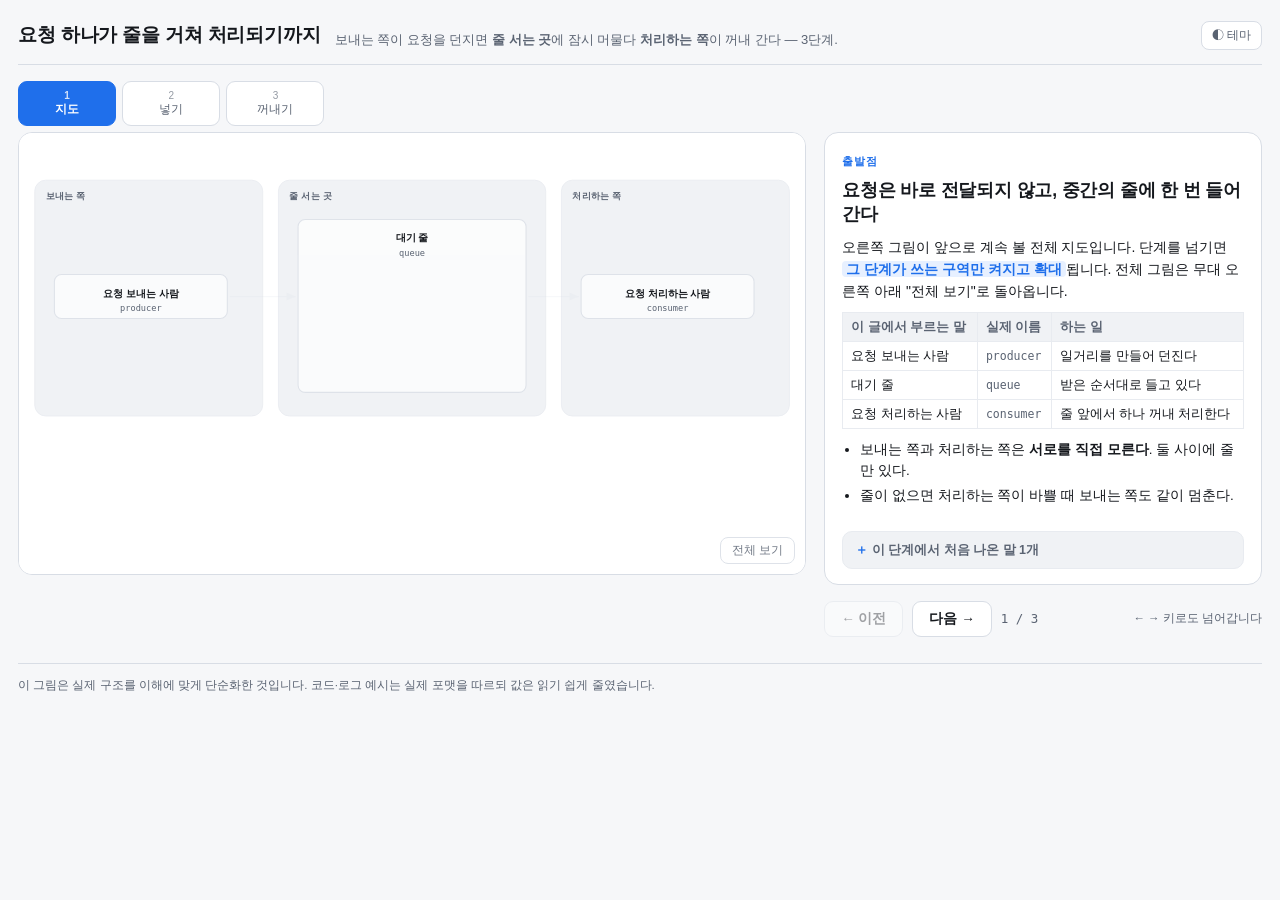
<file: mechanism-explainer/template/index.html>
<!doctype html>
<html lang="ko">
<head>
<meta charset="utf-8">
<meta name="viewport" content="width=device-width, initial-scale=1">
<!-- TODO(제목): 전문용어 없이, 이 파일이 무엇을 이해시키는지 한 문장 -->
<title>요청 하나가 줄을 거쳐 처리되기까지</title>
<style>
/* ── 테마 토큰: 세 군데(라이트 · 시스템 다크 · 강제 다크)에 같은 키를 둔다 ── */
:root{
  --bg:#f6f7f9; --panel:#ffffff; --panel2:#f0f2f5; --ink:#15181d; --ink2:#5a6372;
  --line:#d8dde5; --line2:#e8ebf0;
  --acc:#1f6feb; --acc-w:#e7f0ff;
  --ok:#128a53; --ok-w:#e2f5ec;
  --warn:#c2410c; --warn-w:#fdeee4;
  --err:#c02626; --err-w:#fdecec;
  --code:#0f1319; --code-ink:#dbe2ea;
  --mono:ui-monospace,SFMono-Regular,"SF Mono",Menlo,Consolas,monospace;
  --sans:-apple-system,BlinkMacSystemFont,"Pretendard","Apple SD Gothic Neo","Segoe UI",Roboto,sans-serif;
}
@media (prefers-color-scheme:dark){
  :root:not([data-theme="light"]){
    --bg:#0d1117; --panel:#161b22; --panel2:#1c2128; --ink:#e6edf3; --ink2:#9aa6b2;
    --line:#2d333b; --line2:#22272e;
    --acc:#58a6ff; --acc-w:#132744;
    --ok:#3fb950; --ok-w:#0f2a1a;
    --warn:#e0862a; --warn-w:#2d1d0b;
    --err:#f85149; --err-w:#2d1113;
    --code:#010409; --code-ink:#c9d1d9;
  }
}
:root[data-theme="dark"]{
  --bg:#0d1117; --panel:#161b22; --panel2:#1c2128; --ink:#e6edf3; --ink2:#9aa6b2;
  --line:#2d333b; --line2:#22272e;
  --acc:#58a6ff; --acc-w:#132744;
  --ok:#3fb950; --ok-w:#0f2a1a;
  --warn:#e0862a; --warn-w:#2d1d0b;
  --err:#f85149; --err-w:#2d1113;
  --code:#010409; --code-ink:#c9d1d9;
}
*{box-sizing:border-box}
html,body{margin:0;padding:0}
body{background:var(--bg);color:var(--ink);font-family:var(--sans);line-height:1.6;
     font-size:15px;-webkit-font-smoothing:antialiased;overflow-x:hidden}
.wrap{max-width:1680px;margin:0 auto;padding:20px 18px 64px}

/* ── header ── */
header.top{display:flex;align-items:flex-end;gap:14px;flex-wrap:wrap;
  border-bottom:1px solid var(--line);padding-bottom:14px;margin-bottom:16px}
header.top h1{font-size:19px;margin:0;letter-spacing:-.01em}
header.top p{margin:0;color:var(--ink2);font-size:13px;flex:1 1 260px}
.themebtn{border:1px solid var(--line);background:var(--panel);color:var(--ink2);
  border-radius:8px;padding:5px 10px;font-size:12px;cursor:pointer;font-family:inherit}
.themebtn:hover{border-color:var(--acc);color:var(--acc)}

/* ── step rail ── */
.rail{display:grid;grid-template-columns:repeat(auto-fill,minmax(96px,1fr));gap:6px;margin-bottom:6px}
.rail button{border:1px solid var(--line);background:var(--panel);
  color:var(--ink2);border-radius:9px;padding:7px 6px 8px;cursor:pointer;font-family:inherit;
  font-size:11.5px;line-height:1.3;text-align:center;transition:all .18s}
.rail button .no{display:block;font-size:10px;opacity:.65;font-variant-numeric:tabular-nums}
.rail button:hover{border-color:var(--acc);color:var(--ink)}
.rail button.on{background:var(--acc);border-color:var(--acc);color:#fff;font-weight:600}
.rail button.on .no{opacity:.8}
.rail button.seen{color:var(--ink)}

/* ── layout: 무대가 60% 이상 (1.8fr : 1fr) ── */
.cols{display:grid;grid-template-columns:minmax(0,1.8fr) minmax(0,1fr);gap:18px;align-items:start}
@media (max-width:1060px){ .cols{grid-template-columns:minmax(0,1fr)} }

.card{background:var(--panel);border:1px solid var(--line);border-radius:14px}
.stagewrap{padding:0;overflow:hidden;position:relative}
#cam{transform-origin:0 0;transition:transform .55s cubic-bezier(.25,.8,.3,1)}
.viewbtn{position:absolute;right:10px;bottom:10px;z-index:2;border:1px solid var(--line);
  background:var(--panel);color:var(--ink2);border-radius:8px;padding:5px 11px;font-size:11.5px;
  font-family:inherit;cursor:pointer;opacity:.85;backdrop-filter:blur(3px)}
.viewbtn:hover{border-color:var(--acc);color:var(--acc);opacity:1}

/* ── demo bar: 조작과 결과를 무대 바로 위에 ── */
.demobar{border-bottom:1px solid var(--line2);padding:11px 13px;background:var(--panel2);
  border-radius:13px 13px 0 0}
.demobar.empty{display:none}
.demorow{display:flex;gap:10px;align-items:center;flex-wrap:wrap}
.demobtn{border:1px solid var(--acc);background:var(--acc);color:#fff;border-radius:9px;
  padding:7px 14px;font-size:13px;font-weight:600;cursor:pointer;font-family:inherit;white-space:nowrap}
.demobtn:hover{filter:brightness(1.08)}
.demobtn.on{background:var(--panel);color:var(--acc)}
.hint{font-size:12.5px;color:var(--ink2);flex:1 1 200px;min-width:160px}
.verdict{margin-top:8px;font-size:13px;padding:9px 11px;border-radius:8px;
  background:var(--panel);border:1px solid var(--line2);color:var(--ink);min-height:36px;
  display:block;line-height:1.55}
.verdict b{color:var(--acc)}
.verdict.bad b{color:var(--err)}
.verdict.good b{color:var(--ok)}

/* ── svg stage ── */
.stage{display:block;width:100%;height:auto;background:var(--panel)}
.reg{transition:opacity .3s}
.reg.dim{opacity:.2}
.regbox{fill:var(--panel2);stroke:var(--line2);stroke-width:1}
.regttl{fill:var(--ink2);font:600 12px var(--sans);letter-spacing:.02em}
/* 노드 — 역할 라벨(.t1) 13px · 원래 이름(.t2) 11px. 화면 실효 px = 글꼴 × 카메라 배율 × (무대 렌더 폭 ÷ 1000). 전체 보기에서도 12px 를 넘겨야 한다 */
.nd rect{fill:var(--panel);stroke:var(--line);stroke-width:1.4;transition:fill .3s,stroke .3s,stroke-width .3s}
.nd .t1{fill:var(--ink);font:600 13px var(--sans);text-anchor:middle}
.nd .t2{fill:var(--ink2);font:500 11px var(--mono);text-anchor:middle}
.nd.idle rect{opacity:.72}
.nd.pending rect{stroke-dasharray:4 3;stroke:var(--ink2)}
.nd.active rect{stroke:var(--acc);stroke-width:2.4;fill:var(--acc-w);animation:pulse 1.8s ease-in-out infinite}
.nd.active .t1{fill:var(--acc)}
.nd.done rect{stroke:var(--ok);stroke-width:1.8;fill:var(--ok-w)}
.nd.done .t1{fill:var(--ok)}
.nd.err rect{stroke:var(--err);stroke-width:2.4;fill:var(--err-w)}
.nd.err .t1{fill:var(--err)}
@keyframes pulse{0%,100%{stroke-opacity:1}50%{stroke-opacity:.45}}
.edge{fill:none;stroke:var(--line);stroke-width:1.6;marker-end:url(#arw);transition:stroke .3s}
.edge.done{stroke:var(--ok);marker-end:url(#arwOk)}
.edge.active{stroke:var(--acc);stroke-width:2.2;marker-end:url(#arwAcc);
  stroke-dasharray:9 6;animation:flow .9s linear infinite}
.edge.err{stroke:var(--err);marker-end:url(#arwErr);stroke-dasharray:3 4}
.edge.off{opacity:.18}
@keyframes flow{to{stroke-dashoffset:-30}}
/* 움직이는 칸 — 제자리 좌표는 JS 의 BASE 에 있고, 인라인 transform 으로만 옮긴다 */
.item rect{fill:var(--acc-w);stroke:var(--acc);stroke-width:1.4}
.item text{fill:var(--acc);font:600 10px var(--mono);text-anchor:middle}

/* ── right column ── */
.narr{padding:15px 17px}
.narr .kicker{font:700 10.5px var(--mono);letter-spacing:.08em;color:var(--acc);text-transform:uppercase}
.narr h2{font-size:17.5px;margin:6px 0 9px;line-height:1.38;letter-spacing:-.01em}
.narr p{margin:0 0 9px;font-size:14px;color:var(--ink)}
.narr ul{margin:0 0 9px;padding-left:18px;font-size:13.5px}
.narr li{margin:3px 0}
.narr em{font-style:normal;background:var(--acc-w);color:var(--acc);padding:0 4px;border-radius:4px;font-weight:600}
/* 1단계 범례: 비유 ↔ 실제 이름 대조표. 공백 정렬 대신 표로 */
table.legend{border-collapse:collapse;font-size:12.5px;margin:6px 0 10px;width:100%}
table.legend th,table.legend td{border:1px solid var(--line2);padding:4px 8px;text-align:left}
table.legend th{background:var(--panel2);color:var(--ink2);font-weight:600}
table.legend code{font-family:var(--mono);font-size:11.5px;color:var(--ink2)}

.panes{display:grid;gap:10px;margin-top:12px}
@media (min-width:640px){ .panes.two{grid-template-columns:1fr 1fr} }
.pane{border:1px solid var(--line2);border-radius:10px;overflow:hidden;background:var(--panel2);min-width:0}
.pane h4{margin:0;font-size:11px;padding:6px 10px;background:var(--panel2);color:var(--ink2);
  border-bottom:1px solid var(--line2);font-weight:600;display:flex;justify-content:space-between;gap:6px}
.pane h4 span{font-family:var(--mono);font-size:10px;opacity:.75}
.pane pre{margin:0;padding:9px 10px;background:var(--code);color:var(--code-ink);
  font-family:var(--mono);font-size:11.5px;line-height:1.62;overflow-x:auto;
  font-variant-numeric:tabular-nums}
.hl{display:block;background:rgba(31,111,235,.20);box-shadow:inset 2px 0 0 var(--acc);
    padding-left:6px;margin-left:-6px}
.hl.ok{background:rgba(18,138,83,.20);box-shadow:inset 2px 0 0 var(--ok)}
.hl.bad{background:rgba(192,38,38,.22);box-shadow:inset 2px 0 0 var(--err)}
.cm{color:#7d8899}
.ky{color:#79c0ff} .st{color:#a5d6ff} .gd{color:#7ee787} .bd{color:#ff7b72}
.cursor{display:inline-block;width:.55em;height:1em;background:var(--code-ink);
  vertical-align:-2px;animation:blink 1s steps(1) infinite}
@keyframes blink{50%{opacity:0}}

/* ── terms ── */
details.terms{margin-top:12px;border:1px solid var(--line2);border-radius:10px;background:var(--panel2)}
details.terms>summary{cursor:pointer;padding:8px 12px;font-size:12.5px;color:var(--ink2);
  font-weight:600;list-style:none}
details.terms>summary::-webkit-details-marker{display:none}
details.terms>summary::before{content:"＋ ";color:var(--acc)}
details.terms[open]>summary::before{content:"－ "}
details.terms .body{padding:2px 12px 11px;border-top:1px solid var(--line2)}
details.terms dl{margin:0}
details.terms dt{font-size:13px;font-weight:700;margin-top:9px}
details.terms dt span{font-family:var(--mono);font-size:10.5px;color:var(--ink2);font-weight:500;margin-left:5px}
details.terms dd{margin:2px 0 0;font-size:12.5px;color:var(--ink2);line-height:1.58}
details.terms dd b{color:var(--ink)}

/* ── nav ── */
.nav{display:flex;gap:9px;align-items:center;margin-top:16px;flex-wrap:wrap}
.nav button{border:1px solid var(--line);background:var(--panel);color:var(--ink);
  border-radius:9px;padding:8px 16px;font-size:13.5px;cursor:pointer;font-family:inherit;font-weight:600}
.nav button:hover:not(:disabled){border-color:var(--acc);color:var(--acc)}
.nav button:disabled{opacity:.38;cursor:default}
.count{font-family:var(--mono);font-size:12.5px;color:var(--ink2);font-variant-numeric:tabular-nums}
.keyhint{font-size:11.5px;color:var(--ink2);margin-left:auto}
footer{margin-top:26px;padding-top:12px;border-top:1px solid var(--line);
  font-size:11.5px;color:var(--ink2);line-height:1.7}
@media (prefers-reduced-motion:reduce){
  *{animation-duration:.001ms!important;animation-iteration-count:1!important;
    transition-duration:.001ms!important}
}
</style>
</head>
<body>
<div class="wrap">

<header class="top">
  <!-- TODO(제목): h1 은 <title> 과 같게, p 는 "무엇이 무엇이 되기까지 — N단계" -->
  <h1>요청 하나가 줄을 거쳐 처리되기까지</h1>
  <p>보내는 쪽이 요청을 던지면 <b>줄 서는 곳</b>에 잠시 머물다 <b>처리하는 쪽</b>이 꺼내 간다 — 3단계.</p>
  <button class="themebtn" id="themeBtn" type="button">◐ 테마</button>
</header>

<nav class="rail" id="rail" aria-label="단계 이동"></nav>

<div class="cols">
  <!-- 좌: 조작 + 무대 -->
  <section class="card stagewrap">
    <div class="demobar" id="demobar">
      <div class="demorow">
        <button class="demobtn" id="demoBtn" type="button"></button>
        <span class="hint" id="demoHint"></span>
      </div>
      <div class="verdict" id="verdict" role="status" aria-live="polite"></div>
    </div>

    <!-- TODO(무대): 좌표계는 1000×560 을 유지하고 안의 구역·노드·선만 바꾼다.
         구역 id 는 r_*, 노드 id 는 n_*, 선 id 는 e_* — JS 의 REGBOX · NODES · EDGES 와 맞춘다.
         무대 내용 전체는 <g id="cam"> 안에 둔다 (카메라가 이 그룹을 움직인다). -->
    <svg class="stage" id="stage" viewBox="0 0 1000 560" role="img"
         aria-label="요청이 보내는 쪽에서 줄 서는 곳을 거쳐 처리하는 쪽에 닿는 전체 그림">
      <defs>
        <marker id="arw" markerWidth="9" markerHeight="9" refX="7.4" refY="3.2" orient="auto">
          <path d="M0,0 L7.4,3.2 L0,6.4 z" style="fill:var(--line)"/></marker>
        <marker id="arwAcc" markerWidth="9" markerHeight="9" refX="7.4" refY="3.2" orient="auto">
          <path d="M0,0 L7.4,3.2 L0,6.4 z" style="fill:var(--acc)"/></marker>
        <marker id="arwOk" markerWidth="9" markerHeight="9" refX="7.4" refY="3.2" orient="auto">
          <path d="M0,0 L7.4,3.2 L0,6.4 z" style="fill:var(--ok)"/></marker>
        <marker id="arwErr" markerWidth="9" markerHeight="9" refX="7.4" refY="3.2" orient="auto">
          <path d="M0,0 L7.4,3.2 L0,6.4 z" style="fill:var(--err)"/></marker>
      </defs>
      <g id="cam">

      <!-- 구역 A: 보내는 쪽 -->
      <g class="reg" id="r_a">
        <rect class="regbox" x="20" y="60" width="290" height="300" rx="14"/>
        <text class="regttl" x="34" y="84">보내는 쪽</text>
        <g class="nd idle" id="n_sender" transform="translate(45,180)">
          <rect width="220" height="56" rx="9"/>
          <text class="t1" x="110" y="28">요청 보내는 사람</text>
          <text class="t2" x="110" y="46">producer</text>
        </g>
      </g>

      <!-- 구역 B: 줄 서는 곳 -->
      <g class="reg" id="r_b">
        <rect class="regbox" x="330" y="60" width="340" height="300" rx="14"/>
        <text class="regttl" x="344" y="84">줄 서는 곳</text>
        <g class="nd idle" id="n_queue" transform="translate(355,110)">
          <rect width="290" height="220" rx="9"/>
          <text class="t1" x="145" y="28">대기 줄</text>
          <text class="t2" x="145" y="46">queue</text>
        </g>
        <!-- 움직이는 칸 — 제자리는 JS BASE 에, 처음엔 숨김 -->
        <g class="item" id="i_req" style="opacity:0">
          <rect width="120" height="30" rx="6"/>
          <text x="60" y="20">req #1</text>
        </g>
      </g>

      <!-- 구역 C: 처리하는 쪽 -->
      <g class="reg" id="r_c">
        <rect class="regbox" x="690" y="60" width="290" height="300" rx="14"/>
        <text class="regttl" x="704" y="84">처리하는 쪽</text>
        <g class="nd idle" id="n_worker" transform="translate(715,180)">
          <rect width="220" height="56" rx="9"/>
          <text class="t1" x="110" y="28">요청 처리하는 사람</text>
          <text class="t2" x="110" y="46">consumer</text>
        </g>
      </g>

      <!-- 선: 보내는 쪽 → 줄 · 줄 → 처리하는 쪽 (40px 이상이어야 흐름이 보인다) -->
      <path class="edge off" id="e_send" d="M268,208 L352,208"/>
      <path class="edge off" id="e_take" d="M648,208 L712,208"/>

      </g>
    </svg>
    <button class="viewbtn" id="viewBtn" type="button" aria-pressed="false">전체 보기</button>
  </section>

  <!-- 우: 설명 + 산출물 -->
  <section>
    <div class="card narr">
      <span class="kicker" id="kicker"></span>
      <h2 id="title"></h2>
      <div id="desc"></div>
      <div class="panes" id="panes"></div>
      <div id="termsHost"></div>
    </div>

    <div class="nav">
      <button id="prev" type="button">← 이전</button>
      <button id="next" type="button">다음 →</button>
      <span class="count" id="count"></span>
      <span class="keyhint">← → 키로도 넘어갑니다</span>
    </div>
  </section>
</div>

<footer>
  <!-- TODO(푸터): 단순화한 것 · 이름을 바꾼 것을 한두 문장으로 -->
  이 그림은 실제 구조를 이해에 맞게 단순화한 것입니다. 코드·로그 예시는 실제 포맷을 따르되 값은 읽기 쉽게 줄였습니다.
</footer>
</div>
<script>
(function(){
"use strict";
var RM = window.matchMedia && window.matchMedia("(prefers-reduced-motion: reduce)").matches;
function $(id){ return document.getElementById(id); }

/* ── 무대 목록: SVG 의 id 와 맞춘다 ─────────────────────── */
var NST   = ["idle","pending","active","done","err"];
var NODES = ["n_sender","n_queue","n_worker"];
var EDGES = ["e_send","e_take"];
var REGS  = ["r_a","r_b","r_c"];
var REGBOX = { r_a:[20,60,290,300], r_b:[330,60,340,300], r_c:[690,60,290,300] };   // 카메라가 맞출 경계 상자
var BASE  = { i_req:[440,230] };                                                      // 움직이는 칸의 제자리
var VW = 1000, VH = 560, fullView = false;

/* ── 상태 헬퍼: DOM 을 다시 그리지 않고 클래스만 바꾼다 ── */
function setNode(id, s){
  var el = $(id); if(!el) return;
  for(var i=0;i<NST.length;i++) el.classList.remove(NST[i]);
  el.classList.add(s || "idle");
}
function setEdge(id, s){
  var el = $(id); if(!el) return;
  el.classList.remove("off","active","done","err");
  if(s && s !== "on") el.classList.add(s);
}
/* 인라인 transform 은 기존 배치를 통째로 덮는다 — 제자리(BASE) + 밀어낼 값을 합쳐서 쓴다 */
function setPos(id, dx, dy, opacity, trans){
  var el = $(id), b = BASE[id]; if(!el || !b) return;
  el.style.transition = (RM || !trans) ? "none" : trans;
  el.style.transform  = "translate(" + (b[0]+dx) + "px," + (b[1]+dy) + "px)";
  if(opacity !== undefined) el.style.opacity = opacity;
}
function reflow(){ void document.documentElement.offsetWidth; }   // 시작 위치 → 리플로우 → 목표 위치

var T_MOVE = "transform .55s cubic-bezier(.25,.8,.3,1), opacity .35s linear";
var T_IN   = "transform .5s cubic-bezier(.2,.85,.3,1.08), opacity .4s linear";
var T_OUT  = "transform .7s cubic-bezier(.4,0,.75,.3), opacity .28s linear 420ms";

/* ── 타이머: 한 배열에 등록하고 단계 전환·토글마다 한 번에 정리 ── */
var timers = [];
function tick(fn, ms){ var id = setInterval(fn, ms); timers.push(id); return id; }
function delay(fn, ms){ var id = setTimeout(fn, ms); timers.push(id); return id; }
function stopAll(){ timers.forEach(function(id){ clearInterval(id); clearTimeout(id); }); timers = []; }

/* 살아 있는 화면: 줄 단위 append, 길이 고정 */
function logTo(id, line, max){
  var el = $(id); if(!el) return;
  var rows = el.getAttribute("data-rows") ? JSON.parse(el.getAttribute("data-rows")) : [];
  rows.push(line);
  while(rows.length > (max||7)) rows.shift();
  el.setAttribute("data-rows", JSON.stringify(rows));
  el.innerHTML = rows.join("\n") + "\n<span class='cursor'></span>";
}

/* ── 카메라: 단계가 켠 구역의 경계 상자를 화면에 꽉 차게 ── */
function viewBoxFor(s){
  var f = (!fullView && s && s.graph) ? s.graph.focus : null;
  if(!f || !f.length) return [0,0,VW,VH];
  var x0=1e9, y0=1e9, x1=-1e9, y1=-1e9;
  f.forEach(function(id){
    var b = REGBOX[id]; if(!b) return;
    x0=Math.min(x0,b[0]); y0=Math.min(y0,b[1]); x1=Math.max(x1,b[0]+b[2]); y1=Math.max(y1,b[1]+b[3]);
  });
  if(x0 > x1) return [0,0,VW,VH];
  var pad = 22;
  return [x0-pad, y0-pad, (x1-x0)+pad*2, (y1-y0)+pad*2];
}
function applyView(s){
  var cam = $("cam"), b = viewBoxFor(s);
  var sc = Math.min(VW/b[2], VH/b[3], 1.95);                      // 과확대 상한
  var tx = VW/2 - sc*(b[0]+b[2]/2), ty = VH/2 - sc*(b[1]+b[3]/2);
  tx = Math.min(0, Math.max(VW*(1-sc), tx));                      // 지도 밖 빈 공간 금지
  ty = Math.min(0, Math.max(VH*(1-sc), ty));
  cam.style.transition = RM ? "none" : "";
  cam.style.transform = "translate(" + tx.toFixed(1) + "px," + ty.toFixed(1) + "px) scale(" + sc.toFixed(3) + ")";
}

/* ── 패널 조각 ── */
function pane(title, sub, body, id){
  return "<div class='pane'><h4>" + title + "<span>" + (sub||"") + "</span></h4><pre" + (id?" id='"+id+"'":"") + ">" + body + "</pre></div>";
}
var C = { c:function(s){return "<span class='cm'>"+s+"</span>";}, k:function(s){return "<span class='ky'>"+s+"</span>";},
          s:function(s){return "<span class='st'>"+s+"</span>";}, g:function(s){return "<span class='gd'>"+s+"</span>";},
          b:function(s){return "<span class='bd'>"+s+"</span>";} };
function hl(cls, s){ return "<span class='hl "+cls+"'>"+s+"</span>"; }

/* ── 단계 정의 ──────────────────────────────────────────────
   TODO(단계): 아래 셋은 구조를 보여 주는 자리표시 내용이다. 주제의 축(1절)에 맞게 5~9개로 바꾼다.
   각 단계: nav(2~5자) · kicker · title(전문용어 없이 한 문장) · desc(리드 + 불렛 2~4, 마지막 불렛은 "없으면 뭐가 깨지나", 280자)
           graph{focus, n, e} · panels · terms(이 단계에서 처음 나온 것만) · enter(선택) · demo(선택) */
var STEPS = [];

/* 1 ─ 지도와 범례. 내가 지어낸 비유 어휘는 여기서 실제 이름과 묶어 고정한다 */
STEPS.push({
  nav:"지도",
  kicker:"출발점",
  title:"요청은 바로 전달되지 않고, 중간의 줄에 한 번 들어간다",
  desc:"<p>오른쪽 그림이 앞으로 계속 볼 전체 지도입니다. 단계를 넘기면 <em>그 단계가 쓰는 구역만 켜지고 확대</em>됩니다. 전체 그림은 무대 오른쪽 아래 \"전체 보기\"로 돌아옵니다.</p>"+
       "<table class='legend'><tr><th>이 글에서 부르는 말</th><th>실제 이름</th><th>하는 일</th></tr>"+
       "<tr><td>요청 보내는 사람</td><td><code>producer</code></td><td>일거리를 만들어 던진다</td></tr>"+
       "<tr><td>대기 줄</td><td><code>queue</code></td><td>받은 순서대로 들고 있다</td></tr>"+
       "<tr><td>요청 처리하는 사람</td><td><code>consumer</code></td><td>줄 앞에서 하나 꺼내 처리한다</td></tr></table>"+
       "<ul><li>보내는 쪽과 처리하는 쪽은 <b>서로를 직접 모른다</b>. 둘 사이에 줄만 있다.</li>"+
       "<li>줄이 없으면 처리하는 쪽이 바쁠 때 보내는 쪽도 같이 멈춘다.</li></ul>",
  graph:{ focus:[], n:{}, e:{} },
  panels:"",
  terms:[
    {ko:"대기 줄", en:"queue", def:"먼저 들어온 것이 먼저 나가는 <b>저장 공간</b>. 이 글에서는 보내는 쪽과 처리하는 쪽 사이의 완충 역할로 나옵니다."}
  ]
});

/* 2 ─ 요청이 줄에 들어간다 (움직임 + 자동 반복 시연) */
STEPS.push({
  nav:"넣기",
  kicker:"1 / 2",
  title:"보내는 쪽은 줄에 넣고 바로 손을 뗀다",
  desc:"<p>요청은 처리하는 쪽이 아니라 <em>줄의 맨 뒤</em>에 놓입니다. 보내는 쪽은 그 순간 할 일이 끝납니다.</p>"+
       "<ul><li>줄에 들어간 요청은 처리 전까지 그 자리에 그대로 있다.</li>"+
       "<li>처리하는 쪽이 느려도 보내는 쪽은 기다리지 않는다.</li>"+
       "<li>없으면: 처리하는 쪽이 멈춘 순간 보내는 쪽의 요청도 함께 버려진다.</li></ul>",
  graph:{ focus:["r_a","r_b"], n:{ n_sender:"active", n_queue:"pending" }, e:{ e_send:"active" } },
  panelsTwo:true,
  panels:
    pane("줄에 넣기 전","before", C.c("# queue") + "\n[ ]") +
    pane("줄에 넣은 후","after",  C.c("# queue") + "\n" + hl("ok", "[ " + C.g("req #1") + " ]")),
  terms:[
    {ko:"넣기", en:"enqueue", def:"줄의 <b>맨 뒤</b>에 하나를 붙이는 동작. 앞에 몇 개가 있든 비용이 같습니다."}
  ],
  enter:function(){ moveIn(false); },
  demo:{ auto:true, label:"요청 하나 넣기", labelOn:"꺼내서 되돌리기",
    hint:"요청 칸이 어디서 어디로 가는지 보세요.",
    run:function(on){
      moveIn(on);
      return on ? {t:"요청이 <b>줄의 맨 뒤</b>에 들어갔습니다. 보내는 쪽은 더 할 일이 없습니다.", tone:"good"}
                : {t:"줄이 비었습니다. 다시 눌러 넣어 보세요.", tone:""};
    }}
});
function moveIn(on){
  if(!on){ setPos("i_req", -250, 0, 0, "none"); return; }   // 시작 위치: 보내는 쪽 옆, 숨김
  setPos("i_req", -250, 0, 0, "none");
  reflow();
  setPos("i_req", 0, 0, 1, T_IN);                           // 목표 위치: 줄 안
}

/* 3 ─ 처리하는 쪽이 꺼낸다 (살아 있는 로그) */
STEPS.push({
  nav:"꺼내기",
  kicker:"2 / 2",
  title:"처리하는 쪽은 자기 속도로 줄 앞에서 하나씩 꺼낸다",
  desc:"<p>처리하는 쪽은 보내는 쪽을 쳐다보지 않습니다. <em>줄의 맨 앞</em>만 봅니다.</p>"+
       "<ul><li>꺼낸 요청은 줄에서 사라지고 처리하는 쪽으로 넘어간다.</li>"+
       "<li>처리하는 쪽을 늘리면 같은 줄을 여럿이 나눠 꺼낸다.</li>"+
       "<li>없으면: 보내는 속도가 처리 속도를 넘는 순간 요청이 어디서도 기다릴 수 없다.</li></ul>",
  graph:{ focus:["r_b","r_c"], n:{ n_queue:"done", n_worker:"active" }, e:{ e_take:"active" } },
  panels: pane("처리 로그","consumer", "", "log3"),
  terms:[
    {ko:"꺼내기", en:"dequeue", def:"줄의 <b>맨 앞</b>에서 하나를 떼어 내는 동작. 넣기와 짝을 이룹니다."}
  ],
  enter:function(){
    setPos("i_req", 0, 0, 1, "none");
    var n = 1;
    tick(function(){                                         // 단계를 벗어나면 stopAll 이 멈춘다
      n += 1;
      logTo("log3", C.c(new Date().toISOString().slice(11,19)) + " " + C.k("take") + " req #" + n + " " + C.g("ok"), 6);
    }, 950);
  }
});

/* ── 기준 상태: 단계 진입도, 시연의 되돌리기도 반드시 여기를 거친다 ── */
function resetGraph(){
  NODES.forEach(function(id){ setNode(id,"idle"); });
  EDGES.forEach(function(id){ setEdge(id,"off"); });
  REGS.forEach(function(id){ var el=$(id); if(el) el.classList.remove("dim"); });
  for(var k in BASE) if(BASE.hasOwnProperty(k)) setPos(k, 0, 0, 0, "none");
  reflow();
}
function applyGraph(g){
  g = g || {};
  if(g.focus && g.focus.length){
    REGS.forEach(function(id){ var el=$(id); if(el) el.classList.toggle("dim", g.focus.indexOf(id) === -1); });
  }
  if(g.n) for(var k in g.n) if(g.n.hasOwnProperty(k)) setNode(k, g.n[k]);
  if(g.e) for(var j in g.e) if(g.e.hasOwnProperty(j)) setEdge(j, g.e[j]);
}
function renderTerms(s){
  var host = $("termsHost");
  if(!s.terms || !s.terms.length){ host.innerHTML = ""; return; }
  var h = "<details class='terms'><summary>이 단계에서 처음 나온 말 " + s.terms.length + "개</summary><div class='body'><dl>";
  s.terms.forEach(function(t){ h += "<dt>" + t.ko + "<span>" + (t.en||"") + "</span></dt><dd>" + t.def + "</dd>"; });
  host.innerHTML = h + "</dl></div></details>";
}

/* ── 시연: 버튼 하나 · aria-pressed · 판정 문장(aria-live) · auto 면 왕복 반복, 사람이 누르면 루프 종료 ── */
var demoOn = false;
function renderDemo(s){
  var bar=$("demobar"), btn=$("demoBtn"), hint=$("demoHint"), v=$("verdict");
  if(!s.demo){ bar.classList.add("empty"); btn.onclick = null; return; }
  bar.classList.remove("empty");
  demoOn = false;
  hint.textContent = s.demo.hint || "";
  v.className = "verdict";
  v.innerHTML = "<span style='color:var(--ink2)'>버튼을 눌러 보세요.</span>";
  function apply(on){
    demoOn = on;
    btn.textContent = on ? (s.demo.labelOn || "되돌리기") : s.demo.label;
    btn.classList.toggle("on", on);
    btn.setAttribute("aria-pressed", on ? "true" : "false");
    var r = s.demo.run(on);
    if(r){ v.className = "verdict" + (r.tone ? " " + r.tone : ""); v.innerHTML = r.t; }
  }
  apply(false);
  v.innerHTML = "<span style='color:var(--ink2)'>버튼을 눌러 보세요.</span>";
  var looping = false;
  function loop(){                                   // 켠 쪽 2.6s · 되돌린 쪽 1.4s
    if(!looping) return;
    apply(true);
    delay(function(){ if(!looping) return; apply(false); delay(loop, 1400); }, 2600);
  }
  if(s.demo.auto && !RM){ looping = true; delay(loop, 700); }
  btn.onclick = function(){
    if(looping){ looping = false; stopAll(); }       // 사람이 만지면 자동 반복은 멈춘다
    apply(!demoOn);
  };
}

/* ── 레일 · go ── */
var cur = -1, seen = {};
function renderRail(){
  var h = "";
  STEPS.forEach(function(s,i){
    h += "<button type='button' data-i='" + i + "' class='" + (i===cur?"on":(seen[i]?"seen":"")) +
         "'><span class='no'>" + (i+1) + "</span>" + s.nav + "</button>";
  });
  $("rail").innerHTML = h;
  Array.prototype.forEach.call($("rail").querySelectorAll("button"), function(b){
    b.onclick = function(){ go(parseInt(b.getAttribute("data-i"),10)); };
  });
}
/* go 는 스크롤을 건드리지 않는다 */
function go(n){
  n = Math.max(0, Math.min(STEPS.length-1, n));
  cur = n; seen[n] = true;
  var s = STEPS[n];
  stopAll();
  resetGraph();
  $("kicker").textContent = s.kicker || "";
  $("title").textContent  = s.title;
  $("desc").innerHTML     = s.desc;
  var panes = $("panes");
  panes.className = "panes" + (s.panelsTwo ? " two" : "");
  panes.innerHTML = s.panels || "";
  renderTerms(s);
  applyGraph(s.graph);
  applyView(s);
  renderDemo(s);
  renderRail();
  $("count").textContent = (n+1) + " / " + STEPS.length;
  $("prev").disabled = (n === 0);
  $("next").disabled = (n === STEPS.length-1);
  if(s.enter) s.enter();
}
$("viewBtn").onclick = function(){
  fullView = !fullView;
  $("viewBtn").textContent = fullView ? "단계 구역만 보기" : "전체 보기";
  $("viewBtn").setAttribute("aria-pressed", fullView ? "true" : "false");
  applyView(STEPS[cur]);
};
$("prev").onclick = function(){ go(cur-1); };
$("next").onclick = function(){ go(cur+1); };
document.addEventListener("keydown", function(e){
  if(e.target && /INPUT|TEXTAREA/.test(e.target.tagName)) return;
  if(e.key === "ArrowLeft"){ go(cur-1); }
  else if(e.key === "ArrowRight"){ go(cur+1); }
});
$("themeBtn").onclick = function(){
  var r = document.documentElement, t = r.getAttribute("data-theme");
  r.setAttribute("data-theme", t === "dark" ? "light" : "dark");
};
go(0);
})();
</script>
</body>
</html>
</file>
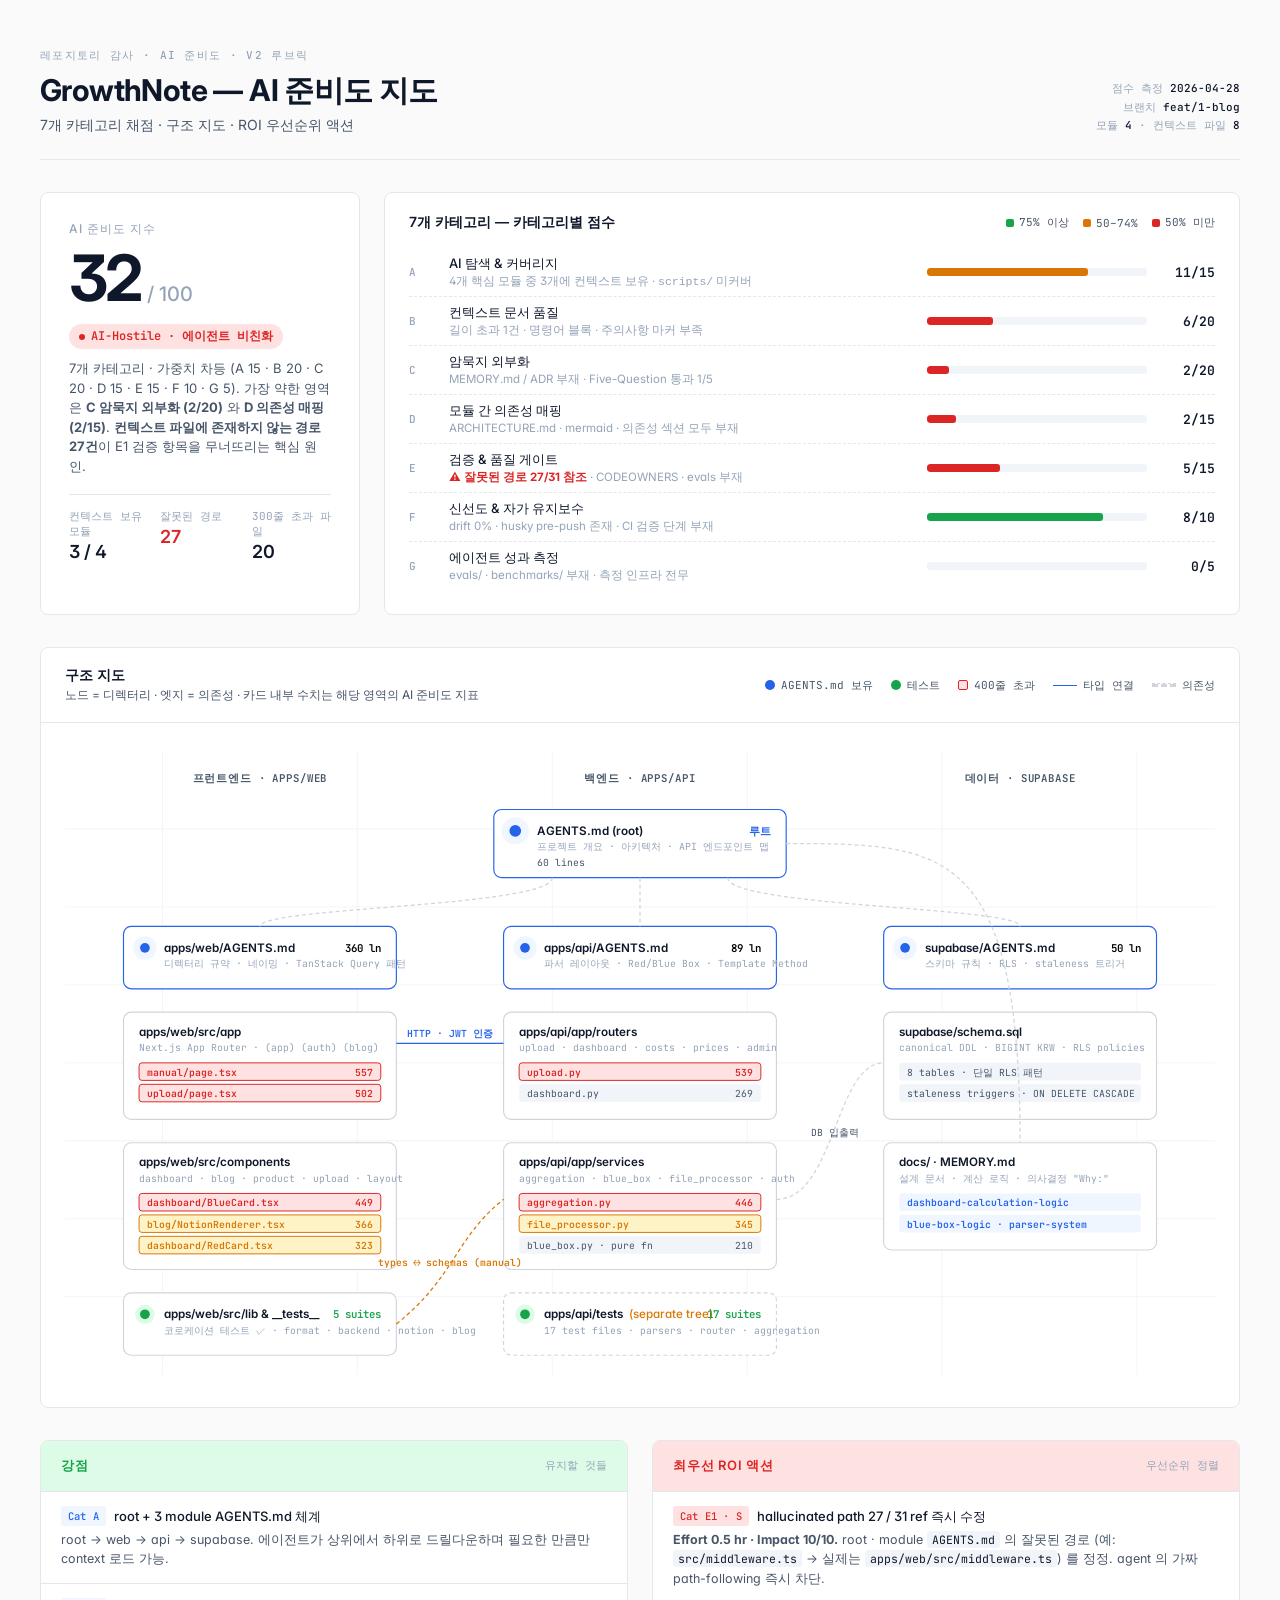
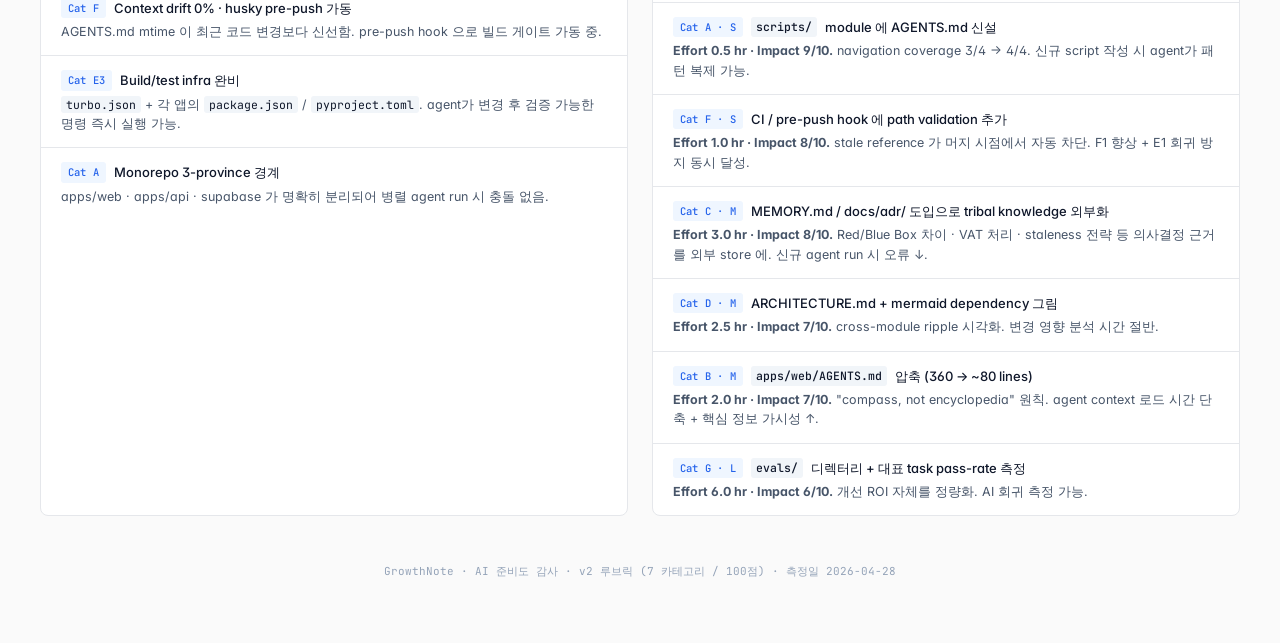
<file: ai-readiness-cartography/assets/template.html>
<!doctype html>
<html lang="ko">
  <head>
    <meta charset="UTF-8" />
    <meta name="viewport" content="width=device-width, initial-scale=1.0" />
    <title>GrowthNote · AI-Readiness Map</title>
    <link rel="preconnect" href="https://fonts.googleapis.com" />
    <link rel="preconnect" href="https://fonts.gstatic.com" crossorigin />
    <link
      href="https://fonts.googleapis.com/css2?family=Inter:wght@400;500;600;700&family=JetBrains+Mono:wght@400;500;600&display=swap"
      rel="stylesheet"
    />
    <style>
      :root {
        --bg: #fafafa;
        --surface: #ffffff;
        --border: #e5e7eb;
        --border-strong: #d1d5db;
        --text: #0f172a;
        --text-2: #475569;
        --text-3: #94a3b8;
        --accent: #2563eb;
        --accent-soft: #eff6ff;
        --green: #16a34a;
        --green-soft: #dcfce7;
        --amber: #d97706;
        --amber-soft: #fef3c7;
        --red: #dc2626;
        --red-soft: #fee2e2;
        --grid: #f1f5f9;
      }

      * {
        box-sizing: border-box;
      }

      html,
      body {
        margin: 0;
        padding: 0;
        background: var(--bg);
        color: var(--text);
        font-family:
          "Inter",
          -apple-system,
          system-ui,
          "Segoe UI",
          sans-serif;
        font-feature-settings: "cv11", "ss01";
        -webkit-font-smoothing: antialiased;
      }

      .page {
        max-width: 1280px;
        margin: 0 auto;
        padding: 48px 40px 64px;
      }

      /* ============ HEADER ============ */
      .header {
        display: flex;
        justify-content: space-between;
        align-items: flex-end;
        padding-bottom: 24px;
        border-bottom: 1px solid var(--border);
        margin-bottom: 32px;
      }

      .header .eyebrow {
        font-family: "JetBrains Mono", monospace;
        font-size: 11px;
        font-weight: 500;
        color: var(--text-3);
        letter-spacing: 0.12em;
        text-transform: uppercase;
        margin-bottom: 8px;
      }

      .header h1 {
        font-size: 30px;
        font-weight: 700;
        margin: 0;
        letter-spacing: -0.02em;
      }

      .header .sub {
        font-size: 14px;
        color: var(--text-2);
        margin-top: 4px;
      }

      .header-meta {
        text-align: right;
        font-family: "JetBrains Mono", monospace;
        font-size: 11px;
        color: var(--text-3);
        line-height: 1.7;
      }

      .header-meta strong {
        color: var(--text);
        font-weight: 500;
      }

      /* ============ SCORE STRIP ============ */
      .score-strip {
        display: grid;
        grid-template-columns: 320px 1fr;
        gap: 24px;
        margin-bottom: 32px;
      }

      .score-hero {
        background: var(--surface);
        border: 1px solid var(--border);
        border-radius: 8px;
        padding: 28px 28px 24px;
      }

      .score-hero .label {
        font-size: 12px;
        font-weight: 500;
        color: var(--text-3);
        text-transform: uppercase;
        letter-spacing: 0.08em;
      }

      .score-hero .value {
        display: flex;
        align-items: baseline;
        gap: 6px;
        margin-top: 8px;
      }

      .score-hero .num {
        font-size: 64px;
        font-weight: 700;
        letter-spacing: -0.04em;
        line-height: 1;
        color: var(--text);
      }

      .score-hero .denom {
        font-size: 20px;
        color: var(--text-3);
        font-weight: 500;
      }

      .score-hero .grade-row {
        display: flex;
        align-items: center;
        gap: 10px;
        margin-top: 14px;
      }

      .grade-badge {
        display: inline-flex;
        align-items: center;
        gap: 6px;
        padding: 4px 10px;
        border-radius: 999px;
        background: var(--green-soft);
        color: var(--green);
        font-size: 12px;
        font-weight: 600;
        font-family: "JetBrains Mono", monospace;
      }

      .grade-dot {
        width: 6px;
        height: 6px;
        border-radius: 999px;
        background: var(--green);
      }

      .score-hero .desc {
        font-size: 13px;
        color: var(--text-2);
        line-height: 1.5;
        margin-top: 10px;
      }

      .score-hero hr {
        border: 0;
        border-top: 1px solid var(--border);
        margin: 18px 0 14px;
      }

      .mini-stats {
        display: grid;
        grid-template-columns: repeat(3, 1fr);
        gap: 12px;
      }

      .mini-stat .k {
        font-family: "JetBrains Mono", monospace;
        font-size: 11px;
        color: var(--text-3);
        margin-bottom: 2px;
      }

      .mini-stat .v {
        font-size: 18px;
        font-weight: 600;
        color: var(--text);
      }

      /* ============ 10 RULES BAR CHART ============ */
      .rules {
        background: var(--surface);
        border: 1px solid var(--border);
        border-radius: 8px;
        padding: 20px 24px 24px;
      }

      .rules .rules-head {
        display: flex;
        justify-content: space-between;
        align-items: center;
        margin-bottom: 16px;
      }

      .rules h2 {
        font-size: 14px;
        font-weight: 600;
        margin: 0;
      }

      .legend-inline {
        display: flex;
        gap: 14px;
        font-family: "JetBrains Mono", monospace;
        font-size: 11px;
        color: var(--text-2);
      }

      .legend-inline span {
        display: inline-flex;
        align-items: center;
        gap: 5px;
      }

      .legend-inline i {
        width: 8px;
        height: 8px;
        border-radius: 2px;
      }

      .rule-row {
        display: grid;
        grid-template-columns: 28px 1fr 220px 56px;
        gap: 12px;
        align-items: center;
        padding: 7px 0;
        font-size: 13px;
      }

      .rule-row + .rule-row {
        border-top: 1px dashed var(--border);
      }

      .rule-row .idx {
        font-family: "JetBrains Mono", monospace;
        font-size: 11px;
        color: var(--text-3);
        font-weight: 500;
      }

      .rule-row .title {
        color: var(--text);
        font-weight: 500;
      }

      .rule-row .sub {
        font-size: 11.5px;
        color: var(--text-3);
        margin-top: 1px;
      }

      .rule-row .bar {
        height: 8px;
        border-radius: 3px;
        background: var(--grid);
        overflow: hidden;
      }

      .rule-row .bar > span {
        display: block;
        height: 100%;
        border-radius: 3px;
      }

      .bar-good > span {
        background: var(--green);
      }
      .bar-warn > span {
        background: var(--amber);
      }
      .bar-bad > span {
        background: var(--red);
      }

      .rule-row .num {
        font-family: "JetBrains Mono", monospace;
        font-size: 13px;
        font-weight: 600;
        text-align: right;
        color: var(--text);
      }

      /* ============ MAP ============ */
      .map-section {
        background: var(--surface);
        border: 1px solid var(--border);
        border-radius: 8px;
        margin-bottom: 32px;
        overflow: hidden;
      }

      .map-head {
        padding: 18px 24px;
        border-bottom: 1px solid var(--border);
        display: flex;
        justify-content: space-between;
        align-items: center;
      }

      .map-head h2 {
        font-size: 14px;
        font-weight: 600;
        margin: 0;
      }

      .map-head .sub {
        font-size: 12px;
        color: var(--text-2);
        margin-top: 2px;
      }

      .map-legend {
        display: flex;
        gap: 18px;
        font-family: "JetBrains Mono", monospace;
        font-size: 11px;
        color: var(--text-2);
        align-items: center;
      }

      .map-legend > span {
        display: inline-flex;
        align-items: center;
        gap: 6px;
      }

      .legend-dot {
        width: 10px;
        height: 10px;
        border-radius: 999px;
      }

      .legend-square {
        width: 10px;
        height: 10px;
        border-radius: 2px;
      }

      .legend-line {
        width: 24px;
        height: 0;
        border-top: 1.5px solid;
      }

      .map-body {
        padding: 28px 24px 32px;
      }

      .map-body svg {
        display: block;
        width: 100%;
        height: auto;
      }

      /* ============ FINDINGS ============ */
      .findings {
        display: grid;
        grid-template-columns: 1fr 1fr;
        gap: 24px;
      }

      .panel {
        background: var(--surface);
        border: 1px solid var(--border);
        border-radius: 8px;
        overflow: hidden;
      }

      .panel-head {
        padding: 16px 20px;
        border-bottom: 1px solid var(--border);
        display: flex;
        align-items: center;
        gap: 10px;
      }

      .panel-head h3 {
        font-size: 13px;
        font-weight: 600;
        margin: 0;
        text-transform: uppercase;
        letter-spacing: 0.06em;
      }

      .panel-head .count {
        font-family: "JetBrains Mono", monospace;
        font-size: 11px;
        color: var(--text-3);
        margin-left: auto;
      }

      .panel-strength .panel-head {
        background: var(--green-soft);
      }
      .panel-strength .panel-head h3 {
        color: var(--green);
      }

      .panel-risk .panel-head {
        background: var(--red-soft);
      }
      .panel-risk .panel-head h3 {
        color: var(--red);
      }

      .panel-list {
        list-style: none;
        margin: 0;
        padding: 0;
      }

      .panel-list li {
        padding: 14px 20px;
        border-top: 1px solid var(--border);
        font-size: 13px;
        line-height: 1.55;
      }

      .panel-list li:first-child {
        border-top: 0;
      }

      .panel-list .head {
        display: flex;
        align-items: center;
        gap: 8px;
        font-weight: 500;
        color: var(--text);
      }

      .panel-list .tag {
        font-family: "JetBrains Mono", monospace;
        font-size: 10.5px;
        padding: 2px 7px;
        border-radius: 3px;
        font-weight: 500;
        letter-spacing: 0.02em;
      }

      .tag-rule {
        background: var(--accent-soft);
        color: var(--accent);
      }

      .panel-list .note {
        margin-top: 4px;
        color: var(--text-2);
        font-size: 12.5px;
      }

      .panel-list code {
        font-family: "JetBrains Mono", monospace;
        font-size: 11.5px;
        background: var(--grid);
        padding: 1px 5px;
        border-radius: 3px;
        color: var(--text);
      }

      footer {
        margin-top: 48px;
        font-family: "JetBrains Mono", monospace;
        font-size: 11px;
        color: var(--text-3);
        text-align: center;
      }

      /* ============ SVG ============ */
      .grid-bg {
        stroke: var(--grid);
        stroke-width: 1;
      }

      .node-card {
        fill: var(--surface);
        stroke: var(--border-strong);
        stroke-width: 1.2;
      }

      .node-card.accent {
        stroke: var(--accent);
      }

      .node-title {
        font-family: "Inter", sans-serif;
        font-size: 12px;
        font-weight: 600;
        fill: var(--text);
      }

      .node-meta {
        font-family: "JetBrains Mono", monospace;
        font-size: 10px;
        fill: var(--text-3);
      }

      .node-kpi {
        font-family: "JetBrains Mono", monospace;
        font-size: 11px;
        font-weight: 600;
      }

      .edge {
        fill: none;
        stroke: var(--border-strong);
        stroke-width: 1.3;
      }

      .edge-dash {
        stroke-dasharray: 4 3;
      }

      .edge-warn {
        stroke: var(--amber);
      }

      .edge-type {
        stroke: var(--accent);
        stroke-width: 1.5;
      }

      .claude-dot {
        fill: var(--accent);
      }
      .claude-ring {
        fill: var(--accent-soft);
      }

      .test-dot {
        fill: var(--green);
      }

      .hot {
        fill: var(--red-soft);
        stroke: var(--red);
        stroke-width: 1;
      }

      .warm {
        fill: var(--amber-soft);
        stroke: var(--amber);
        stroke-width: 1;
      }

      @media (max-width: 960px) {
        .score-strip,
        .findings {
          grid-template-columns: 1fr;
        }
        .rule-row {
          grid-template-columns: 24px 1fr 140px 40px;
        }
      }
    </style>
  </head>
  <body>
    <div class="page">
      <!-- =========== HEADER =========== -->
      <header class="header">
        <div>
          <div class="eyebrow">레포지토리 감사 · AI 준비도 · v2 루브릭</div>
          <h1>GrowthNote — AI 준비도 지도</h1>
          <div class="sub">
            7개 카테고리 채점 · 구조 지도 · ROI 우선순위 액션
          </div>
        </div>
        <div class="header-meta">
          <div>점수 측정 <strong>2026-04-28</strong></div>
          <div>브랜치 <strong>feat/1-blog</strong></div>
          <div>모듈 <strong>4</strong> · 컨텍스트 파일 <strong>8</strong></div>
        </div>
      </header>

      <!-- =========== SCORE STRIP =========== -->
      <section class="score-strip">
        <div class="score-hero">
          <div class="label">AI 준비도 지수</div>
          <div class="value">
            <span class="num">32</span><span class="denom">/ 100</span>
          </div>
          <div class="grade-row">
            <span class="grade-badge" style="background: var(--red-soft); color: var(--red)">
              <span class="grade-dot" style="background: var(--red)"></span> AI-Hostile · 에이전트 비친화
            </span>
          </div>
          <div class="desc">
            7개 카테고리 · 가중치 차등 (A 15 · B 20 · C 20 · D 15 · E 15
            · F 10 · G 5). 가장 약한 영역은 <strong>C 암묵지 외부화
            (2/20)</strong> 와 <strong>D 의존성 매핑 (2/15)</strong>.
            <strong>컨텍스트 파일에 존재하지 않는 경로 27건</strong>이
            E1 검증 항목을 무너뜨리는 핵심 원인.
          </div>
          <hr />
          <div class="mini-stats">
            <div class="mini-stat">
              <div class="k">컨텍스트 보유 모듈</div>
              <div class="v">3 / 4</div>
            </div>
            <div class="mini-stat">
              <div class="k">잘못된 경로</div>
              <div class="v" style="color: var(--red)">27</div>
            </div>
            <div class="mini-stat">
              <div class="k">300줄 초과 파일</div>
              <div class="v">20</div>
            </div>
          </div>
        </div>

        <!-- Categories bar chart -->
        <div class="rules">
          <div class="rules-head">
            <div>
              <h2>7개 카테고리 — 카테고리별 점수</h2>
            </div>
            <div class="legend-inline">
              <span><i style="background: var(--green)"></i> 75% 이상</span>
              <span><i style="background: var(--amber)"></i> 50–74%</span>
              <span><i style="background: var(--red)"></i> 50% 미만</span>
            </div>
          </div>

          <div class="rule-row">
            <div class="idx">A</div>
            <div>
              <div class="title">AI 탐색 & 커버리지</div>
              <div class="sub">
                4개 핵심 모듈 중 3개에 컨텍스트 보유 · <code>scripts/</code> 미커버
              </div>
            </div>
            <div class="bar bar-warn">
              <span style="width: 73%"></span>
            </div>
            <div class="num">11/15</div>
          </div>

          <div class="rule-row">
            <div class="idx">B</div>
            <div>
              <div class="title">컨텍스트 문서 품질</div>
              <div class="sub">
                길이 초과 1건 · 명령어 블록 · 주의사항 마커 부족
              </div>
            </div>
            <div class="bar bar-bad">
              <span style="width: 30%"></span>
            </div>
            <div class="num">6/20</div>
          </div>

          <div class="rule-row">
            <div class="idx">C</div>
            <div>
              <div class="title">암묵지 외부화</div>
              <div class="sub">
                MEMORY.md / ADR 부재 · Five-Question 통과 1/5
              </div>
            </div>
            <div class="bar bar-bad">
              <span style="width: 10%"></span>
            </div>
            <div class="num">2/20</div>
          </div>

          <div class="rule-row">
            <div class="idx">D</div>
            <div>
              <div class="title">모듈 간 의존성 매핑</div>
              <div class="sub">
                ARCHITECTURE.md · mermaid · 의존성 섹션 모두 부재
              </div>
            </div>
            <div class="bar bar-bad">
              <span style="width: 13%"></span>
            </div>
            <div class="num">2/15</div>
          </div>

          <div class="rule-row">
            <div class="idx">E</div>
            <div>
              <div class="title">검증 & 품질 게이트</div>
              <div class="sub">
                <strong style="color: var(--red)">⚠ 잘못된 경로 27/31 참조</strong> · CODEOWNERS · evals 부재
              </div>
            </div>
            <div class="bar bar-bad">
              <span style="width: 33%"></span>
            </div>
            <div class="num">5/15</div>
          </div>

          <div class="rule-row">
            <div class="idx">F</div>
            <div>
              <div class="title">신선도 & 자가 유지보수</div>
              <div class="sub">
                drift 0% · husky pre-push 존재 · CI 검증 단계 부재
              </div>
            </div>
            <div class="bar bar-good">
              <span style="width: 80%"></span>
            </div>
            <div class="num">8/10</div>
          </div>

          <div class="rule-row">
            <div class="idx">G</div>
            <div>
              <div class="title">에이전트 성과 측정</div>
              <div class="sub">
                evals/ · benchmarks/ 부재 · 측정 인프라 전무
              </div>
            </div>
            <div class="bar bar-bad">
              <span style="width: 0%"></span>
            </div>
            <div class="num">0/5</div>
          </div>
        </div>
      </section>

      <!-- =========== MAP =========== -->
      <section class="map-section">
        <div class="map-head">
          <div>
            <h2>구조 지도</h2>
            <div class="sub">
              노드 = 디렉터리 · 엣지 = 의존성 · 카드 내부 수치는 해당
              영역의 AI 준비도 지표
            </div>
          </div>
          <div class="map-legend">
            <span
              ><span
                class="legend-dot"
                style="background: var(--accent)"
              ></span>
              AGENTS.md 보유</span
            >
            <span
              ><span
                class="legend-dot"
                style="background: var(--green)"
              ></span>
              테스트</span
            >
            <span
              ><span
                class="legend-square"
                style="background: var(--red-soft); border: 1px solid var(--red)"
              ></span>
              400줄 초과
            </span>
            <span>
              <span
                class="legend-line"
                style="border-color: var(--accent)"
              ></span>
              타입 연결
            </span>
            <span>
              <span
                class="legend-line"
                style="border-color: var(--border-strong); border-style: dashed"
              ></span>
              의존성
            </span>
          </div>
        </div>

        <div class="map-body">
          <svg viewBox="0 0 1180 640" xmlns="http://www.w3.org/2000/svg">
            <!-- subtle grid -->
            <g class="grid-bg">
              <path d="M0,80 H1180" />
              <path d="M0,160 H1180" />
              <path d="M0,240 H1180" />
              <path d="M0,320 H1180" />
              <path d="M0,400 H1180" />
              <path d="M0,480 H1180" />
              <path d="M0,560 H1180" />
              <path d="M100,0 V640" />
              <path d="M300,0 V640" />
              <path d="M500,0 V640" />
              <path d="M700,0 V640" />
              <path d="M900,0 V640" />
              <path d="M1100,0 V640" />
            </g>

            <!-- Column headers -->
            <text
              x="200"
              y="32"
              text-anchor="middle"
              class="node-meta"
              style="font-size: 11px; fill: var(--text-2); font-weight: 600; letter-spacing: 0.08em; text-transform: uppercase;"
            >
              프런트엔드 · apps/web
            </text>
            <text
              x="590"
              y="32"
              text-anchor="middle"
              class="node-meta"
              style="font-size: 11px; fill: var(--text-2); font-weight: 600; letter-spacing: 0.08em; text-transform: uppercase;"
            >
              백엔드 · apps/api
            </text>
            <text
              x="980"
              y="32"
              text-anchor="middle"
              class="node-meta"
              style="font-size: 11px; fill: var(--text-2); font-weight: 600; letter-spacing: 0.08em; text-transform: uppercase;"
            >
              데이터 · supabase
            </text>

            <!-- ============ ROOT AGENTS.md (top center) ============ -->
            <g transform="translate(440,60)">
              <rect
                class="node-card accent"
                width="300"
                height="70"
                rx="8"
              />
              <circle cx="22" cy="22" r="14" class="claude-ring" />
              <circle cx="22" cy="22" r="6" class="claude-dot" />
              <text x="44" y="26" class="node-title">
                AGENTS.md (root)
              </text>
              <text x="44" y="42" class="node-meta">
                프로젝트 개요 · 아키텍처 · API 엔드포인트 맵
              </text>
              <text x="44" y="58" class="node-meta" style="fill: var(--text-2)">
                60 lines
              </text>
              <text
                x="284"
                y="26"
                text-anchor="end"
                class="node-kpi"
                style="fill: var(--accent)"
              >
                루트
              </text>
            </g>

            <!-- ============ apps/web column ============ -->
            <!-- web AGENTS.md -->
            <g transform="translate(60,180)">
              <rect class="node-card accent" width="280" height="64" rx="8" />
              <circle cx="22" cy="22" r="12" class="claude-ring" />
              <circle cx="22" cy="22" r="5" class="claude-dot" />
              <text x="42" y="26" class="node-title">apps/web/AGENTS.md</text>
              <text x="42" y="42" class="node-meta">
                디렉터리 규약 · 네이밍 · TanStack Query 패턴
              </text>
              <text x="264" y="26" text-anchor="end" class="node-kpi">
                360 ln
              </text>
            </g>

            <!-- src/app -->
            <g transform="translate(60,268)">
              <rect class="node-card" width="280" height="110" rx="8" />
              <text x="16" y="24" class="node-title">apps/web/src/app</text>
              <text x="16" y="40" class="node-meta">
                Next.js App Router · (app) (auth) (blog)
              </text>

              <!-- file row: manual -->
              <g transform="translate(16,52)">
                <rect class="hot" width="248" height="18" rx="3" />
                <text x="8" y="13" class="node-meta" style="fill: var(--red); font-weight:600">
                  manual/page.tsx
                </text>
                <text x="240" y="13" text-anchor="end" class="node-meta" style="fill: var(--red); font-weight:600">
                  557
                </text>
              </g>

              <!-- file row: upload -->
              <g transform="translate(16,74)">
                <rect class="hot" width="248" height="18" rx="3" />
                <text x="8" y="13" class="node-meta" style="fill: var(--red); font-weight:600">
                  upload/page.tsx
                </text>
                <text x="240" y="13" text-anchor="end" class="node-meta" style="fill: var(--red); font-weight:600">
                  502
                </text>
              </g>
            </g>

            <!-- src/components -->
            <g transform="translate(60,402)">
              <rect class="node-card" width="280" height="130" rx="8" />
              <text x="16" y="24" class="node-title">apps/web/src/components</text>
              <text x="16" y="40" class="node-meta">
                dashboard · blog · product · upload · layout
              </text>

              <!-- BlueCard -->
              <g transform="translate(16,52)">
                <rect class="hot" width="248" height="18" rx="3" />
                <text x="8" y="13" class="node-meta" style="fill: var(--red); font-weight:600">
                  dashboard/BlueCard.tsx
                </text>
                <text x="240" y="13" text-anchor="end" class="node-meta" style="fill: var(--red); font-weight:600">
                  449
                </text>
              </g>

              <!-- NotionRenderer -->
              <g transform="translate(16,74)">
                <rect class="warm" width="248" height="18" rx="3" />
                <text x="8" y="13" class="node-meta" style="fill: var(--amber); font-weight:600">
                  blog/NotionRenderer.tsx
                </text>
                <text x="240" y="13" text-anchor="end" class="node-meta" style="fill: var(--amber); font-weight:600">
                  366
                </text>
              </g>

              <!-- RedCard -->
              <g transform="translate(16,96)">
                <rect class="warm" width="248" height="18" rx="3" />
                <text x="8" y="13" class="node-meta" style="fill: var(--amber); font-weight:600">
                  dashboard/RedCard.tsx
                </text>
                <text x="240" y="13" text-anchor="end" class="node-meta" style="fill: var(--amber); font-weight:600">
                  323
                </text>
              </g>
            </g>

            <!-- src/lib + tests (colocated) -->
            <g transform="translate(60,556)">
              <rect class="node-card" width="280" height="64" rx="8" />
              <circle cx="22" cy="22" r="10" fill="var(--green-soft)" />
              <circle cx="22" cy="22" r="5" class="test-dot" />
              <text x="42" y="26" class="node-title">
                apps/web/src/lib &amp; __tests__
              </text>
              <text x="42" y="42" class="node-meta">
                코로케이션 테스트 ✓ · format · backend · notion · blog
              </text>
              <text x="264" y="26" text-anchor="end" class="node-kpi" style="fill: var(--green)">
                5 suites
              </text>
            </g>

            <!-- ============ apps/api column ============ -->
            <!-- api AGENTS.md -->
            <g transform="translate(450,180)">
              <rect class="node-card accent" width="280" height="64" rx="8" />
              <circle cx="22" cy="22" r="12" class="claude-ring" />
              <circle cx="22" cy="22" r="5" class="claude-dot" />
              <text x="42" y="26" class="node-title">apps/api/AGENTS.md</text>
              <text x="42" y="42" class="node-meta">
                파서 레이아웃 · Red/Blue Box · Template Method
              </text>
              <text x="264" y="26" text-anchor="end" class="node-kpi">
                89 ln
              </text>
            </g>

            <!-- app/routers -->
            <g transform="translate(450,268)">
              <rect class="node-card" width="280" height="110" rx="8" />
              <text x="16" y="24" class="node-title">apps/api/app/routers</text>
              <text x="16" y="40" class="node-meta">
                upload · dashboard · costs · prices · admin
              </text>

              <!-- upload.py -->
              <g transform="translate(16,52)">
                <rect class="hot" width="248" height="18" rx="3" />
                <text x="8" y="13" class="node-meta" style="fill: var(--red); font-weight:600">
                  upload.py
                </text>
                <text x="240" y="13" text-anchor="end" class="node-meta" style="fill: var(--red); font-weight:600">
                  539
                </text>
              </g>

              <!-- dashboard.py -->
              <g transform="translate(16,74)">
                <rect fill="var(--grid)" width="248" height="18" rx="3" />
                <text x="8" y="13" class="node-meta" style="fill: var(--text-2)">
                  dashboard.py
                </text>
                <text x="240" y="13" text-anchor="end" class="node-meta" style="fill: var(--text-2)">
                  269
                </text>
              </g>
            </g>

            <!-- app/services -->
            <g transform="translate(450,402)">
              <rect class="node-card" width="280" height="130" rx="8" />
              <text x="16" y="24" class="node-title">apps/api/app/services</text>
              <text x="16" y="40" class="node-meta">
                aggregation · blue_box · file_processor · auth
              </text>

              <!-- aggregation.py -->
              <g transform="translate(16,52)">
                <rect class="hot" width="248" height="18" rx="3" />
                <text x="8" y="13" class="node-meta" style="fill: var(--red); font-weight:600">
                  aggregation.py
                </text>
                <text x="240" y="13" text-anchor="end" class="node-meta" style="fill: var(--red); font-weight:600">
                  446
                </text>
              </g>
              <!-- file_processor.py -->
              <g transform="translate(16,74)">
                <rect class="warm" width="248" height="18" rx="3" />
                <text x="8" y="13" class="node-meta" style="fill: var(--amber); font-weight:600">
                  file_processor.py
                </text>
                <text x="240" y="13" text-anchor="end" class="node-meta" style="fill: var(--amber); font-weight:600">
                  345
                </text>
              </g>
              <!-- blue_box.py -->
              <g transform="translate(16,96)">
                <rect fill="var(--grid)" width="248" height="18" rx="3" />
                <text x="8" y="13" class="node-meta" style="fill: var(--text-2)">
                  blue_box.py · pure fn
                </text>
                <text x="240" y="13" text-anchor="end" class="node-meta" style="fill: var(--text-2)">
                  210
                </text>
              </g>
            </g>

            <!-- api/tests separate -->
            <g transform="translate(450,556)">
              <rect
                class="node-card"
                width="280"
                height="64"
                rx="8"
                stroke-dasharray="4 3"
              />
              <circle cx="22" cy="22" r="10" fill="var(--green-soft)" />
              <circle cx="22" cy="22" r="5" class="test-dot" />
              <text x="42" y="26" class="node-title">
                apps/api/tests &nbsp;<tspan style="fill: var(--amber); font-weight: 500;">(separate tree)</tspan>
              </text>
              <text x="42" y="42" class="node-meta">
                17 test files · parsers · router · aggregation
              </text>
              <text x="264" y="26" text-anchor="end" class="node-kpi" style="fill: var(--green)">
                17 suites
              </text>
            </g>

            <!-- ============ supabase column ============ -->
            <!-- supabase AGENTS.md -->
            <g transform="translate(840,180)">
              <rect class="node-card accent" width="280" height="64" rx="8" />
              <circle cx="22" cy="22" r="12" class="claude-ring" />
              <circle cx="22" cy="22" r="5" class="claude-dot" />
              <text x="42" y="26" class="node-title">supabase/AGENTS.md</text>
              <text x="42" y="42" class="node-meta">
                스키마 규칙 · RLS · staleness 트리거
              </text>
              <text x="264" y="26" text-anchor="end" class="node-kpi">
                50 ln
              </text>
            </g>

            <!-- schema.sql -->
            <g transform="translate(840,268)">
              <rect class="node-card" width="280" height="110" rx="8" />
              <text x="16" y="24" class="node-title">supabase/schema.sql</text>
              <text x="16" y="40" class="node-meta">
                canonical DDL · BIGINT KRW · RLS policies
              </text>
              <g transform="translate(16,52)">
                <rect fill="var(--grid)" width="248" height="18" rx="3" />
                <text x="8" y="13" class="node-meta" style="fill: var(--text-2)">
                  8 tables · 단일 RLS 패턴
                </text>
              </g>
              <g transform="translate(16,74)">
                <rect fill="var(--grid)" width="248" height="18" rx="3" />
                <text x="8" y="13" class="node-meta" style="fill: var(--text-2)">
                  staleness triggers · ON DELETE CASCADE
                </text>
              </g>
            </g>

            <!-- docs/ -->
            <g transform="translate(840,402)">
              <rect class="node-card" width="280" height="110" rx="8" />
              <text x="16" y="24" class="node-title">docs/ · MEMORY.md</text>
              <text x="16" y="40" class="node-meta">
                설계 문서 · 계산 로직 · 의사결정 "Why:"
              </text>
              <g transform="translate(16,52)">
                <rect fill="var(--accent-soft)" width="248" height="18" rx="3" />
                <text x="8" y="13" class="node-meta" style="fill: var(--accent); font-weight:600">
                  dashboard-calculation-logic
                </text>
              </g>
              <g transform="translate(16,74)">
                <rect fill="var(--accent-soft)" width="248" height="18" rx="3" />
                <text x="8" y="13" class="node-meta" style="fill: var(--accent); font-weight:600">
                  blue-box-logic · parser-system
                </text>
              </g>
            </g>

            <!-- =================== EDGES =================== -->
            <!-- Root AGENTS.md → each sub AGENTS.md -->
            <path
              class="edge edge-dash"
              d="M500,130 C 500,160 200,160 200,180"
            />
            <path
              class="edge edge-dash"
              d="M590,130 C 590,160 590,160 590,180"
            />
            <path
              class="edge edge-dash"
              d="M680,130 C 680,160 980,160 980,180"
            />

            <!-- Type sync edge: web/src/app ↔ api/routers (thicker) -->
            <path
              class="edge edge-type"
              d="M340,300 C 400,300 400,300 450,300"
            />
            <text
              x="395"
              y="293"
              text-anchor="middle"
              class="node-meta"
              style="fill: var(--accent); font-weight: 600"
            >
              HTTP · JWT 인증
            </text>

            <!-- Type sync warning: web/lib/types ↔ api/models/schemas -->
            <path
              class="edge edge-warn edge-dash"
              d="M340,588 C 400,540 400,500 450,460"
            />
            <text
              x="395"
              y="528"
              text-anchor="middle"
              class="node-meta"
              style="fill: var(--amber); font-weight: 600"
            >
              types ↔ schemas (manual)
            </text>

            <!-- api/services → supabase schema -->
            <path
              class="edge edge-dash"
              d="M730,460 C 790,460 790,320 840,320"
            />
            <text
              x="790"
              y="395"
              text-anchor="middle"
              class="node-meta"
              style="fill: var(--text-2)"
            >
              DB 입출력
            </text>

            <!-- docs ← AGENTS.md root -->
            <path
              class="edge edge-dash"
              d="M740,95 C 900,95 980,95 980,402"
            />
          </svg>
        </div>
      </section>

      <!-- =========== FINDINGS =========== -->
      <div class="findings">
        <section class="panel panel-strength">
          <div class="panel-head">
            <h3>강점</h3>
            <span class="count">유지할 것들</span>
          </div>
          <ul class="panel-list">
            <li>
              <div class="head">
                <span class="tag tag-rule">Cat A</span>
                root + 3 module AGENTS.md 체계
              </div>
              <div class="note">
                root → web → api → supabase. 에이전트가 상위에서 하위로
                드릴다운하며 필요한 만큼만 context 로드 가능.
              </div>
            </li>
            <li>
              <div class="head">
                <span class="tag tag-rule">Cat F</span>
                Context drift 0% · husky pre-push 가동
              </div>
              <div class="note">
                AGENTS.md mtime 이 최근 코드 변경보다 신선함. pre-push
                hook 으로 빌드 게이트 가동 중.
              </div>
            </li>
            <li>
              <div class="head">
                <span class="tag tag-rule">Cat E3</span>
                Build/test infra 완비
              </div>
              <div class="note">
                <code>turbo.json</code> + 각 앱의 <code>package.json</code>
                / <code>pyproject.toml</code>. agent가 변경 후 검증
                가능한 명령 즉시 실행 가능.
              </div>
            </li>
            <li>
              <div class="head">
                <span class="tag tag-rule">Cat A</span>
                Monorepo 3-province 경계
              </div>
              <div class="note">
                apps/web · apps/api · supabase 가 명확히 분리되어 병렬
                agent run 시 충돌 없음.
              </div>
            </li>
          </ul>
        </section>

        <section class="panel panel-risk">
          <div class="panel-head">
            <h3>최우선 ROI 액션</h3>
            <span class="count">우선순위 정렬</span>
          </div>
          <ul class="panel-list">
            <li>
              <div class="head">
                <span class="tag tag-rule" style="background: var(--red-soft); color: var(--red)">Cat E1 · S</span>
                hallucinated path 27 / 31 ref 즉시 수정
              </div>
              <div class="note">
                <strong>Effort 0.5 hr · Impact 10/10.</strong>
                root · module <code>AGENTS.md</code> 의 잘못된 경로
                (예: <code>src/middleware.ts</code> → 실제는
                <code>apps/web/src/middleware.ts</code>) 를 정정. agent
                의 가짜 path-following 즉시 차단.
              </div>
            </li>
            <li>
              <div class="head">
                <span class="tag tag-rule">Cat A · S</span>
                <code>scripts/</code> module 에 AGENTS.md 신설
              </div>
              <div class="note">
                <strong>Effort 0.5 hr · Impact 9/10.</strong>
                navigation coverage 3/4 → 4/4. 신규 script 작성 시
                agent가 패턴 복제 가능.
              </div>
            </li>
            <li>
              <div class="head">
                <span class="tag tag-rule">Cat F · S</span>
                CI / pre-push hook 에 path validation 추가
              </div>
              <div class="note">
                <strong>Effort 1.0 hr · Impact 8/10.</strong>
                stale reference 가 머지 시점에서 자동 차단. F1 향상 +
                E1 회귀 방지 동시 달성.
              </div>
            </li>
            <li>
              <div class="head">
                <span class="tag tag-rule">Cat C · M</span>
                MEMORY.md / docs/adr/ 도입으로 tribal knowledge 외부화
              </div>
              <div class="note">
                <strong>Effort 3.0 hr · Impact 8/10.</strong>
                Red/Blue Box 차이 · VAT 처리 · staleness 전략 등 의사결정
                근거를 외부 store 에. 신규 agent run 시 오류 ↓.
              </div>
            </li>
            <li>
              <div class="head">
                <span class="tag tag-rule">Cat D · M</span>
                ARCHITECTURE.md + mermaid dependency 그림
              </div>
              <div class="note">
                <strong>Effort 2.5 hr · Impact 7/10.</strong>
                cross-module ripple 시각화. 변경 영향 분석 시간 절반.
              </div>
            </li>
            <li>
              <div class="head">
                <span class="tag tag-rule">Cat B · M</span>
                <code>apps/web/AGENTS.md</code> 압축 (360 → ~80 lines)
              </div>
              <div class="note">
                <strong>Effort 2.0 hr · Impact 7/10.</strong>
                "compass, not encyclopedia" 원칙. agent context 로드 시간
                단축 + 핵심 정보 가시성 ↑.
              </div>
            </li>
            <li>
              <div class="head">
                <span class="tag tag-rule">Cat G · L</span>
                <code>evals/</code> 디렉터리 + 대표 task pass-rate 측정
              </div>
              <div class="note">
                <strong>Effort 6.0 hr · Impact 6/10.</strong>
                개선 ROI 자체를 정량화. AI 회귀 측정 가능.
              </div>
            </li>
          </ul>
        </section>
      </div>

      <footer>
        GrowthNote · AI 준비도 감사 · v2 루브릭 (7 카테고리 / 100점) · 측정일 2026-04-28
      </footer>
    </div>
  </body>
</html>
</file>
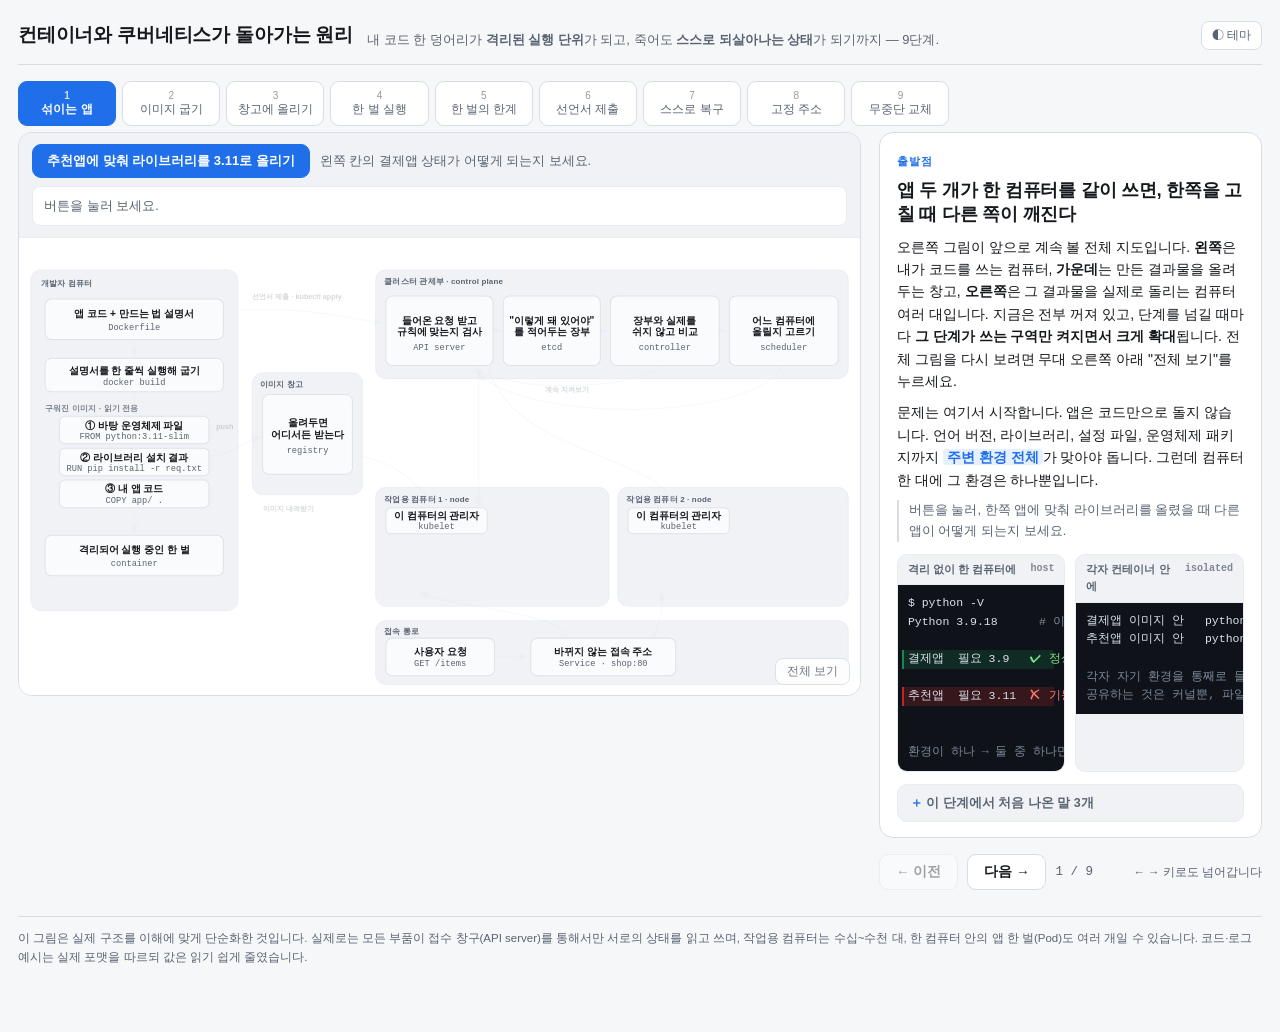
<file: mechanism-explainer/references/examples/container-orchestration.html>
<!doctype html>
<html lang="ko">
<head>
<meta charset="utf-8">
<meta name="viewport" content="width=device-width, initial-scale=1">
<title>컨테이너와 쿠버네티스가 돌아가는 원리</title>
<style>
:root{
  --bg:#f6f7f9; --panel:#ffffff; --panel2:#f0f2f5; --ink:#15181d; --ink2:#5a6372;
  --line:#d8dde5; --line2:#e8ebf0;
  --acc:#1f6feb; --acc-w:#e7f0ff;
  --ok:#128a53; --ok-w:#e2f5ec;
  --warn:#c2410c; --warn-w:#fdeee4;
  --err:#c02626; --err-w:#fdecec;
  --code:#0f1319; --code-ink:#dbe2ea;
  --mono:ui-monospace,SFMono-Regular,"SF Mono",Menlo,Consolas,monospace;
  --sans:-apple-system,BlinkMacSystemFont,"Pretendard","Apple SD Gothic Neo","Segoe UI",Roboto,sans-serif;
}
@media (prefers-color-scheme:dark){
  :root:not([data-theme="light"]){
    --bg:#0d1117; --panel:#161b22; --panel2:#1c2128; --ink:#e6edf3; --ink2:#9aa6b2;
    --line:#2d333b; --line2:#22272e;
    --acc:#58a6ff; --acc-w:#132744;
    --ok:#3fb950; --ok-w:#0f2a1a;
    --warn:#e0862a; --warn-w:#2d1d0b;
    --err:#f85149; --err-w:#2d1113;
    --code:#010409; --code-ink:#c9d1d9;
  }
}
:root[data-theme="dark"]{
  --bg:#0d1117; --panel:#161b22; --panel2:#1c2128; --ink:#e6edf3; --ink2:#9aa6b2;
  --line:#2d333b; --line2:#22272e;
  --acc:#58a6ff; --acc-w:#132744;
  --ok:#3fb950; --ok-w:#0f2a1a;
  --warn:#e0862a; --warn-w:#2d1d0b;
  --err:#f85149; --err-w:#2d1113;
  --code:#010409; --code-ink:#c9d1d9;
}
*{box-sizing:border-box}
html,body{margin:0;padding:0}
body{background:var(--bg);color:var(--ink);font-family:var(--sans);line-height:1.6;
     font-size:15px;-webkit-font-smoothing:antialiased;overflow-x:hidden}
.wrap{max-width:1680px;margin:0 auto;padding:20px 18px 64px}

/* ── header ── */
header.top{display:flex;align-items:flex-end;gap:14px;flex-wrap:wrap;
  border-bottom:1px solid var(--line);padding-bottom:14px;margin-bottom:16px}
header.top h1{font-size:19px;margin:0;letter-spacing:-.01em}
header.top p{margin:0;color:var(--ink2);font-size:13px;flex:1 1 260px}
.themebtn{border:1px solid var(--line);background:var(--panel);color:var(--ink2);
  border-radius:8px;padding:5px 10px;font-size:12px;cursor:pointer;font-family:inherit}
.themebtn:hover{border-color:var(--acc);color:var(--acc)}

/* ── step rail ── */
.rail{display:grid;grid-template-columns:repeat(auto-fill,minmax(96px,1fr));gap:6px;margin-bottom:6px}
.rail button{border:1px solid var(--line);background:var(--panel);
  color:var(--ink2);border-radius:9px;padding:7px 6px 8px;cursor:pointer;font-family:inherit;
  font-size:11.5px;line-height:1.3;text-align:center;transition:all .18s}
.rail button .no{display:block;font-size:10px;opacity:.65;font-variant-numeric:tabular-nums}
.rail button:hover{border-color:var(--acc);color:var(--ink)}
.rail button.on{background:var(--acc);border-color:var(--acc);color:#fff;font-weight:600}
.rail button.on .no{opacity:.8}
.rail button.seen{color:var(--ink)}

/* ── layout ── */
.cols{display:grid;grid-template-columns:minmax(0,2.2fr) minmax(0,1fr);gap:18px;align-items:start}
@media (max-width:1060px){ .cols{grid-template-columns:minmax(0,1fr)} }

.card{background:var(--panel);border:1px solid var(--line);border-radius:14px}
.stagewrap{padding:0;overflow:hidden;position:relative}
#cam{transform-origin:0 0;transition:transform .55s cubic-bezier(.25,.8,.3,1)}
.viewbtn{position:absolute;right:10px;bottom:10px;z-index:2;border:1px solid var(--line);
  background:var(--panel);color:var(--ink2);border-radius:8px;padding:5px 11px;font-size:11.5px;
  font-family:inherit;cursor:pointer;opacity:.85;backdrop-filter:blur(3px)}
.viewbtn:hover{border-color:var(--acc);color:var(--acc);opacity:1}

/* ── demo bar (조작 + 결과를 무대 바로 위에) ── */
.demobar{border-bottom:1px solid var(--line2);padding:11px 13px;background:var(--panel2);
  border-radius:13px 13px 0 0}
.demobar.empty{display:none}
.demorow{display:flex;gap:10px;align-items:center;flex-wrap:wrap}
.demobtn{border:1px solid var(--acc);background:var(--acc);color:#fff;border-radius:9px;
  padding:7px 14px;font-size:13px;font-weight:600;cursor:pointer;font-family:inherit;white-space:nowrap}
.demobtn:hover{filter:brightness(1.08)}
.demobtn.on{background:var(--panel);color:var(--acc)}
.hint{font-size:12.5px;color:var(--ink2);flex:1 1 200px;min-width:160px}
.verdict{margin-top:8px;font-size:13px;padding:9px 11px;border-radius:8px;
  background:var(--panel);border:1px solid var(--line2);color:var(--ink);min-height:36px;
  display:block;line-height:1.55}
.verdict b{color:var(--acc)}
.verdict.bad b{color:var(--err)}
.verdict.good b{color:var(--ok)}

/* ── svg stage ── */
.stage{display:block;width:100%;height:auto;background:var(--panel)}
.reg{transition:opacity .3s}
.reg.dim{opacity:.2}
.regbox{fill:var(--panel2);stroke:var(--line2);stroke-width:1}
.regttl{fill:var(--ink2);font:600 11px var(--sans);letter-spacing:.02em}
.nd rect{fill:var(--panel);stroke:var(--line);stroke-width:1.4;transition:fill .3s,stroke .3s,stroke-width .3s}
.nd .t1{fill:var(--ink);font:600 14px var(--sans);text-anchor:middle}
.nd .t2{fill:var(--ink2);font:500 12px var(--mono);text-anchor:middle}
.nd.idle rect{stroke-dasharray:none;opacity:.72}
.nd.pending rect{stroke-dasharray:4 3;stroke:var(--ink2)}
.nd.active rect{stroke:var(--acc);stroke-width:2.4;fill:var(--acc-w)}
.nd.active .t1{fill:var(--acc)}
.nd.done rect{stroke:var(--ok);stroke-width:1.8;fill:var(--ok-w)}
.nd.done .t1{fill:var(--ok)}
.nd.warn rect{stroke:var(--warn);stroke-width:2;fill:var(--warn-w)}
.nd.warn .t1{fill:var(--warn)}
.nd.err rect{stroke:var(--err);stroke-width:2.4;fill:var(--err-w)}
.nd.err .t1{fill:var(--err)}
.nd.active rect{animation:pulse 1.8s ease-in-out infinite}
@keyframes pulse{0%,100%{stroke-opacity:1}50%{stroke-opacity:.45}}
.badge{font:700 9px var(--mono);text-anchor:middle;fill:var(--ink2)}
.nd.done .badge{fill:var(--ok)} .nd.err .badge{fill:var(--err)} .nd.active .badge{fill:var(--acc)}
.nd.warn .badge{fill:var(--warn)}
.edge{fill:none;stroke:var(--line);stroke-width:1.6;marker-end:url(#arw);transition:stroke .3s}
.edge.done{stroke:var(--ok);marker-end:url(#arwOk)}
.edge.active{stroke:var(--acc);stroke-width:2.2;marker-end:url(#arwAcc);
  stroke-dasharray:9 6;animation:flow .9s linear infinite}
.edge.err{stroke:var(--err);marker-end:url(#arwErr);stroke-dasharray:3 4}
.edge.off{opacity:.18}
@keyframes flow{to{stroke-dashoffset:-30}}
.elab{fill:var(--ink2);font:600 10px var(--sans)}
.elab.on{fill:var(--acc)}

/* ── right column ── */
.narr{padding:15px 17px}
.narr .kicker{font:700 10.5px var(--mono);letter-spacing:.08em;color:var(--acc);text-transform:uppercase}
.narr h2{font-size:17.5px;margin:6px 0 9px;line-height:1.38;letter-spacing:-.01em}
.narr p{margin:0 0 9px;font-size:14px;color:var(--ink)}
.narr p.q{color:var(--ink2);font-size:13px;border-left:2px solid var(--line);padding-left:10px}
.narr em{font-style:normal;background:var(--acc-w);color:var(--acc);padding:0 4px;border-radius:4px;font-weight:600}
.narr .no{background:var(--err-w);color:var(--err)}

.panes{display:grid;gap:10px;margin-top:12px}
@media (min-width:640px){ .panes.two{grid-template-columns:1fr 1fr} }
.pane{border:1px solid var(--line2);border-radius:10px;overflow:hidden;background:var(--panel2);min-width:0}
.pane h4{margin:0;font-size:11px;padding:6px 10px;background:var(--panel2);color:var(--ink2);
  border-bottom:1px solid var(--line2);font-weight:600;display:flex;justify-content:space-between;gap:6px}
.pane h4 span{font-family:var(--mono);font-size:10px;opacity:.75}
.pane pre{margin:0;padding:9px 10px;background:var(--code);color:var(--code-ink);
  font-family:var(--mono);font-size:11.5px;line-height:1.62;overflow-x:auto;
  font-variant-numeric:tabular-nums}
.pane.plain pre{background:var(--panel);color:var(--ink)}
.hl{display:block;background:rgba(31,111,235,.20);box-shadow:inset 2px 0 0 var(--acc);
    padding-left:6px;margin-left:-6px}
.hl.ok{background:rgba(18,138,83,.20);box-shadow:inset 2px 0 0 var(--ok)}
.hl.bad{background:rgba(192,38,38,.22);box-shadow:inset 2px 0 0 var(--err)}
.hl.mut{background:transparent;box-shadow:inset 2px 0 0 var(--line);opacity:.5}
.cm{color:#7d8899}
.ky{color:#79c0ff} .st{color:#a5d6ff} .gd{color:#7ee787} .bd{color:#ff7b72} .wr{color:#e3b341}
.cursor{display:inline-block;width:.55em;height:1em;background:var(--code-ink);
  vertical-align:-2px;animation:blink 1s steps(1) infinite}
@keyframes blink{50%{opacity:0}}

/* ── terms ── */
details.terms{margin-top:12px;border:1px solid var(--line2);border-radius:10px;background:var(--panel2)}
details.terms>summary{cursor:pointer;padding:8px 12px;font-size:12.5px;color:var(--ink2);
  font-weight:600;list-style:none}
details.terms>summary::-webkit-details-marker{display:none}
details.terms>summary::before{content:"＋ ";color:var(--acc)}
details.terms[open]>summary::before{content:"－ "}
details.terms .body{padding:2px 12px 11px;border-top:1px solid var(--line2)}
details.terms dl{margin:0}
details.terms dt{font-size:13px;font-weight:700;margin-top:9px}
details.terms dt span{font-family:var(--mono);font-size:10.5px;color:var(--ink2);font-weight:500;margin-left:5px}
details.terms dd{margin:2px 0 0;font-size:12.5px;color:var(--ink2);line-height:1.58}
details.terms dd b{color:var(--ink)}

/* ── nav ── */
.nav{display:flex;gap:9px;align-items:center;margin-top:16px;flex-wrap:wrap}
.nav button{border:1px solid var(--line);background:var(--panel);color:var(--ink);
  border-radius:9px;padding:8px 16px;font-size:13.5px;cursor:pointer;font-family:inherit;font-weight:600}
.nav button:hover:not(:disabled){border-color:var(--acc);color:var(--acc)}
.nav button:disabled{opacity:.38;cursor:default}
.count{font-family:var(--mono);font-size:12.5px;color:var(--ink2);font-variant-numeric:tabular-nums}
.keyhint{font-size:11.5px;color:var(--ink2);margin-left:auto}
footer{margin-top:26px;padding-top:12px;border-top:1px solid var(--line);
  font-size:11.5px;color:var(--ink2);line-height:1.7}
@media (prefers-reduced-motion:reduce){
  *{animation-duration:.001ms!important;animation-iteration-count:1!important;
    transition-duration:.001ms!important}
}
</style>
</head>
<body>
<div class="wrap">

<header class="top">
  <h1>컨테이너와 쿠버네티스가 돌아가는 원리</h1>
  <p>내 코드 한 덩어리가 <b>격리된 실행 단위</b>가 되고, 죽어도 <b>스스로 되살아나는 상태</b>가 되기까지 — 9단계.</p>
  <button class="themebtn" id="themeBtn" type="button">◐ 테마</button>
</header>

<nav class="rail" id="rail" aria-label="단계 이동"></nav>

<div class="cols">
  <!-- 좌: 조작 + 무대 -->
  <section class="card stagewrap">
    <div class="demobar" id="demobar">
      <div class="demorow">
        <button class="demobtn" id="demoBtn" type="button"></button>
        <span class="hint" id="demoHint"></span>
      </div>
      <div class="verdict" id="verdict" role="status" aria-live="polite"></div>
    </div>

    <svg class="stage" id="stage" viewBox="0 0 1160 630" role="img"
         aria-label="개발자 컴퓨터에서 이미지가 만들어져 창고를 거쳐 클러스터의 작업용 컴퓨터에서 실행되기까지의 전체 그림">
      <defs>
        <marker id="arw" markerWidth="9" markerHeight="9" refX="7.4" refY="3.2" orient="auto">
          <path d="M0,0 L7.4,3.2 L0,6.4 z" fill="currentColor" style="fill:var(--line)"/></marker>
        <marker id="arwAcc" markerWidth="9" markerHeight="9" refX="7.4" refY="3.2" orient="auto">
          <path d="M0,0 L7.4,3.2 L0,6.4 z" style="fill:var(--acc)"/></marker>
        <marker id="arwOk" markerWidth="9" markerHeight="9" refX="7.4" refY="3.2" orient="auto">
          <path d="M0,0 L7.4,3.2 L0,6.4 z" style="fill:var(--ok)"/></marker>
        <marker id="arwErr" markerWidth="9" markerHeight="9" refX="7.4" refY="3.2" orient="auto">
          <path d="M0,0 L7.4,3.2 L0,6.4 z" style="fill:var(--err)"/></marker>
      </defs>
      <g id="cam">

      <!-- ── 개발자 컴퓨터 ── -->
      <g class="reg" id="r_dev">
        <rect class="regbox" x="16" y="44" width="286" height="470" rx="14"/>
        <text class="regttl" x="30" y="66">개발자 컴퓨터</text>
        <text class="regttl" x="36" y="238" style="opacity:.8">구워진 이미지 · 읽기 전용</text>
        <g class="nd idle" id="n_src" transform="translate(36,84)">
          <rect width="246" height="56" rx="9"/>
          <text class="t1" x="123" y="25">앱 코드 + 만드는 법 설명서</text>
          <text class="t2" x="123" y="43">Dockerfile</text>
        </g>
        <g class="nd idle" id="n_build" transform="translate(36,166)">
          <rect width="246" height="46" rx="9"/>
          <text class="t1" x="123" y="21">설명서를 한 줄씩 실행해 굽기</text>
          <text class="t2" x="123" y="37">docker build</text>
        </g>
        <g class="nd idle" id="n_l1" transform="translate(56,246)">
          <rect width="206" height="38" rx="7"/>
          <text class="t1" x="103" y="17">① 바탕 운영체제 파일</text>
          <text class="t2" x="103" y="31">FROM python:3.11-slim</text>
        </g>
        <g class="nd idle" id="n_l2" transform="translate(56,290)">
          <rect width="206" height="38" rx="7"/>
          <text class="t1" x="103" y="17">② 라이브러리 설치 결과</text>
          <text class="t2" x="103" y="31">RUN pip install -r req.txt</text>
        </g>
        <g class="nd idle" id="n_l3" transform="translate(56,334)">
          <rect width="206" height="38" rx="7"/>
          <text class="t1" x="103" y="17">③ 내 앱 코드</text>
          <text class="t2" x="103" y="31">COPY app/ .</text>
        </g>
        <g class="nd idle" id="n_ctr" transform="translate(36,410)">
          <rect width="246" height="56" rx="9"/>
          <text class="t1" x="123" y="25">격리되어 실행 중인 한 벌</text>
          <text class="t2" x="123" y="43">container</text>
        </g>
      </g>

      <!-- ── 이미지 창고 ── -->
      <g class="reg" id="r_reg">
        <rect class="regbox" x="322" y="186" width="152" height="168" rx="14"/>
        <text class="regttl" x="332" y="206">이미지 창고</text>
        <g class="nd idle" id="n_reg" transform="translate(336,216)">
          <rect width="124" height="110" rx="9"/>
          <text class="t1" x="62" y="44">올려두면</text>
          <text class="t1" x="62" y="60">어디서든 받는다</text>
          <text class="t2" x="62" y="80">registry</text>
        </g>
      </g>

      <!-- ── 관제부 ── -->
      <g class="reg" id="r_ctl">
        <rect class="regbox" x="492" y="44" width="652" height="150" rx="14"/>
        <text class="regttl" x="504" y="64">클러스터 관제부 · control plane</text>
        <g class="nd idle" id="n_api" transform="translate(506,80)">
          <rect width="148" height="96" rx="9"/>
          <text class="t1" x="74" y="38">들어온 요청 받고</text>
          <text class="t1" x="74" y="54">규칙에 맞는지 검사</text>
          <text class="t2" x="74" y="74">API server</text>
        </g>
        <g class="nd idle" id="n_etcd" transform="translate(668,80)">
          <rect width="134" height="96" rx="9"/>
          <text class="t1" x="67" y="38">"이렇게 돼 있어야"</text>
          <text class="t1" x="67" y="54">를 적어두는 장부</text>
          <text class="t2" x="67" y="74">etcd</text>
        </g>
        <g class="nd idle" id="n_ctrl" transform="translate(816,80)">
          <rect width="150" height="96" rx="9"/>
          <text class="t1" x="75" y="38">장부와 실제를</text>
          <text class="t1" x="75" y="54">쉬지 않고 비교</text>
          <text class="t2" x="75" y="74">controller</text>
        </g>
        <g class="nd idle" id="n_sched" transform="translate(980,80)">
          <rect width="150" height="96" rx="9"/>
          <text class="t1" x="75" y="38">어느 컴퓨터에</text>
          <text class="t1" x="75" y="54">올릴지 고르기</text>
          <text class="t2" x="75" y="74">scheduler</text>
        </g>
      </g>

      <!-- ── 작업용 컴퓨터 1 ── -->
      <g class="reg" id="r_n1">
        <rect class="regbox" x="492" y="344" width="322" height="164" rx="14"/>
        <text class="regttl" x="504" y="364">작업용 컴퓨터 1 · node</text>
        <g class="nd idle" id="n_kube1" transform="translate(506,372)">
          <rect width="140" height="36" rx="7"/>
          <text class="t1" x="70" y="16">이 컴퓨터의 관리자</text>
          <text class="t2" x="70" y="30">kubelet</text>
        </g>
        <g class="nd idle" id="n_p1" transform="translate(506,428)">
          <rect width="92" height="56" rx="8"/>
          <text class="t1" x="46" y="22">앱 한 벌</text>
          <text class="t2 ver" x="46" y="37">v1</text>
          <text class="badge" x="46" y="50">Pod</text>
        </g>
        <g class="nd idle" id="n_p2" transform="translate(608,428)">
          <rect width="92" height="56" rx="8"/>
          <text class="t1" x="46" y="22">앱 한 벌</text>
          <text class="t2 ver" x="46" y="37">v1</text>
          <text class="badge" x="46" y="50">Pod</text>
        </g>
        <g class="nd idle" id="n_p3" transform="translate(710,428)">
          <rect width="92" height="56" rx="8"/>
          <text class="t1" x="46" y="22">앱 한 벌</text>
          <text class="t2 ver" x="46" y="37">v1</text>
          <text class="badge" x="46" y="50">Pod</text>
        </g>
      </g>

      <!-- ── 작업용 컴퓨터 2 ── -->
      <g class="reg" id="r_n2">
        <rect class="regbox" x="826" y="344" width="318" height="164" rx="14"/>
        <text class="regttl" x="838" y="364">작업용 컴퓨터 2 · node</text>
        <g class="nd idle" id="n_kube2" transform="translate(840,372)">
          <rect width="140" height="36" rx="7"/>
          <text class="t1" x="70" y="16">이 컴퓨터의 관리자</text>
          <text class="t2" x="70" y="30">kubelet</text>
        </g>
        <g class="nd idle" id="n_p4" transform="translate(840,428)">
          <rect width="92" height="56" rx="8"/>
          <text class="t1" x="46" y="22">앱 한 벌</text>
          <text class="t2 ver" x="46" y="37">v1</text>
          <text class="badge" x="46" y="50">Pod</text>
        </g>
        <g class="nd idle" id="n_p5" transform="translate(942,428)">
          <rect width="92" height="56" rx="8"/>
          <text class="t1" x="46" y="22">앱 한 벌</text>
          <text class="t2 ver" x="46" y="37">v1</text>
          <text class="badge" x="46" y="50">Pod</text>
        </g>
        <g class="nd idle" id="n_p6" transform="translate(1044,428)">
          <rect width="92" height="56" rx="8"/>
          <text class="t1" x="46" y="22">앱 한 벌</text>
          <text class="t2 ver" x="46" y="37">v1</text>
          <text class="badge" x="46" y="50">Pod</text>
        </g>
      </g>

      <!-- ── 접속 통로 ── -->
      <g class="reg" id="r_net">
        <rect class="regbox" x="492" y="528" width="652" height="88" rx="14"/>
        <text class="regttl" x="504" y="546">접속 통로</text>
        <g class="nd idle" id="n_user" transform="translate(506,552)">
          <rect width="150" height="52" rx="9"/>
          <text class="t1" x="75" y="23">사용자 요청</text>
          <text class="t2" x="75" y="39">GET /items</text>
        </g>
        <g class="nd idle" id="n_svc" transform="translate(706,552)">
          <rect width="200" height="52" rx="9"/>
          <text class="t1" x="100" y="23">바뀌지 않는 접속 주소</text>
          <text class="t2" x="100" y="39">Service · shop:80</text>
        </g>
      </g>

      <!-- ── 연결선 ── -->
      <g id="edges">
        <path class="edge off" id="e_src_build" d="M159,140 L159,163"/>
        <path class="edge off" id="e_build_img" d="M159,212 L159,243"/>
        <path class="edge off" id="e_img_ctr"   d="M159,372 L159,407"/>
        <path class="edge off" id="e_img_reg"   d="M264,300 C296,300 306,282 333,274"/>
        <text class="elab" id="l_push" x="272" y="264">push</text>
        <path class="edge off" id="e_reg_k"     d="M462,300 C516,306 542,332 572,368"/>
        <text class="elab" id="l_pull" x="336" y="376">이미지 내려받기</text>
        <path class="edge off" id="e_dev_api"   d="M304,100 C400,94 442,110 502,117"/>
        <text class="elab" id="l_apply" x="322" y="84">선언서 제출 · kubectl apply</text>
        <path class="edge off" id="e_api_etcd"  d="M656,128 L665,128"/>
        <path class="edge off" id="e_etcd_ctrl" d="M804,128 L813,128"/>
        <path class="edge off" id="e_ctrl_sched" d="M968,128 L977,128"/>
        <path class="edge off" id="e_ctrl_api"  d="M886,178 C828,212 692,212 628,182"/>
        <text class="elab" id="l_watch" x="726" y="212">계속 지켜보기</text>
        <path class="edge off" id="e_sched_api" d="M1052,178 C1014,250 714,258 634,188"/>
        <path class="edge off" id="e_api_k1"    d="M634,178 L634,369"/>
        <path class="edge off" id="e_api_k2"    d="M648,180 C684,300 878,296 904,368"/>
        <path class="edge off" id="e_user_svc"  d="M658,578 L702,578"/>
        <path class="edge off" id="e_svc_n1"    d="M756,550 C742,514 600,512 552,488"/>
        <path class="edge off" id="e_svc_n2"    d="M876,550 C886,520 888,514 886,488"/>
      </g>
      </g>
    </svg>
    <button class="viewbtn" id="viewBtn" type="button" aria-pressed="false">전체 보기</button>
  </section>

  <!-- 우: 설명 + 산출물 -->
  <section>
    <div class="card narr">
      <span class="kicker" id="kicker"></span>
      <h2 id="title"></h2>
      <div id="desc"></div>
      <div class="panes" id="panes"></div>
      <div id="termsHost"></div>
    </div>

    <div class="nav">
      <button id="prev" type="button">← 이전</button>
      <button id="next" type="button">다음 →</button>
      <span class="count" id="count"></span>
      <span class="keyhint">← → 키로도 넘어갑니다</span>
    </div>
  </section>
</div>

<footer>
  이 그림은 실제 구조를 이해에 맞게 단순화한 것입니다. 실제로는 모든 부품이 접수 창구(API server)를 통해서만
  서로의 상태를 읽고 쓰며, 작업용 컴퓨터는 수십~수천 대, 한 컴퓨터 안의 앱 한 벌(Pod)도 여러 개일 수 있습니다.
  코드·로그 예시는 실제 포맷을 따르되 값은 읽기 쉽게 줄였습니다.
</footer>
</div>
<script>
(function(){
"use strict";
var RM = window.matchMedia && window.matchMedia("(prefers-reduced-motion: reduce)").matches;
function $(id){ return document.getElementById(id); }

/* ── 상태 헬퍼 ───────────────────────────────── */
var NST = ["idle","pending","active","done","warn","err"];
var PODS = ["n_p1","n_p2","n_p3","n_p4","n_p5","n_p6"];
var BASE = { n_p1:[506,428], n_p2:[608,428], n_p3:[710,428],
             n_p4:[840,428], n_p5:[942,428], n_p6:[1044,428] };
var REGS = ["r_dev","r_reg","r_ctl","r_n1","r_n2","r_net"];
var REGBOX = { r_dev:[16,44,286,470], r_reg:[322,186,152,168], r_ctl:[492,44,652,150],
               r_n1:[492,344,322,164], r_n2:[826,344,318,164], r_net:[492,528,652,88] };
var VW = 1160, VH = 630, fullView = false;
/* 단계가 켠 구역만 화면에 꽉 차게 — 흐려진 구역은 무대 밖으로 밀려 잘린다 */
function viewBoxFor(s){
  var f = (!fullView && s && s.graph) ? s.graph.focus : null;
  if(!f || !f.length) return [0,0,VW,VH];
  var x0=1e9, y0=1e9, x1=-1e9, y1=-1e9;
  f.forEach(function(id){
    var b = REGBOX[id]; if(!b) return;
    x0=Math.min(x0,b[0]); y0=Math.min(y0,b[1]);
    x1=Math.max(x1,b[0]+b[2]); y1=Math.max(y1,b[1]+b[3]);
  });
  if(x0 > x1) return [0,0,VW,VH];
  var pad = 22;
  return [x0-pad, y0-pad, (x1-x0)+pad*2, (y1-y0)+pad*2];
}
function applyView(s){
  var cam = $("cam"); if(!cam) return;
  var b = viewBoxFor(s);
  var sc = Math.min(VW/b[2], VH/b[3], 1.95);
  var tx = VW/2 - sc*(b[0]+b[2]/2), ty = VH/2 - sc*(b[1]+b[3]/2);
  /* 지도 밖 빈 공간이 화면에 들어오지 않게 — 남는 자리는 흐려진 이웃 구역이 채운다 */
  tx = Math.min(0, Math.max(VW*(1-sc), tx));
  ty = Math.min(0, Math.max(VH*(1-sc), ty));
  cam.style.transform = "translate(" + tx.toFixed(1) + "px," + ty.toFixed(1) + "px) scale(" + sc.toFixed(3) + ")";
}
var EDGES = ["e_src_build","e_build_img","e_img_ctr","e_img_reg","e_reg_k","e_dev_api",
  "e_api_etcd","e_etcd_ctrl","e_ctrl_sched","e_ctrl_api","e_sched_api","e_api_k1","e_api_k2",
  "e_user_svc","e_svc_n1","e_svc_n2"];
var LABS = { e_img_reg:"l_push", e_reg_k:"l_pull", e_dev_api:"l_apply", e_ctrl_api:"l_watch" };
var NODES = ["n_src","n_build","n_l1","n_l2","n_l3","n_ctr","n_reg","n_api","n_etcd","n_ctrl",
  "n_sched","n_kube1","n_kube2","n_user","n_svc"].concat(PODS);

function setNode(id, s){
  var el = $(id); if(!el) return;
  for(var i=0;i<NST.length;i++) el.classList.remove(NST[i]);
  el.classList.add(s || "idle");
}
function setEdge(id, s){
  var el = $(id); if(!el) return;
  el.classList.remove("off","active","done","err");
  if(s && s!=="on") el.classList.add(s);
  var lab = LABS[id] && $(LABS[id]);
  if(lab) lab.classList.toggle("on", s==="active");
  if(lab) lab.style.opacity = (s && s!=="off") ? 1 : .25;
}
function setVer(id, txt){
  var el = $(id); if(!el) return;
  var t = el.querySelector(".ver"); if(t) t.textContent = txt;
}
function setPos(id, dy, opacity, trans){
  var el = $(id), b = BASE[id]; if(!el || !b) return;
  el.style.transition = (RM || !trans) ? "none" : trans;
  el.style.transform  = "translate(" + b[0] + "px," + (b[1]+dy) + "px)";
  if(opacity !== undefined) el.style.opacity = opacity;
}
function reflow(){ void document.documentElement.offsetWidth; }

var T_MOVE = "transform .55s cubic-bezier(.25,.8,.3,1), opacity .35s linear";
var T_IN   = "transform .5s cubic-bezier(.2,.85,.3,1.08), opacity .4s linear";
var T_OUT  = "transform .7s cubic-bezier(.4,0,.75,.3), opacity .28s linear 420ms";

/* 살아 있는 화면 · 타이머 정리 */
var timers = [];
function tick(fn, ms){ var id = setInterval(fn, ms); timers.push(id); return id; }
function delay(fn, ms){ var id = setTimeout(fn, ms); timers.push(id); return id; }
function stopAll(){ timers.forEach(function(id){ clearInterval(id); clearTimeout(id); }); timers = []; }

function logTo(id, line, max){
  var el = $(id); if(!el) return;
  var rows = el.getAttribute("data-rows") ? JSON.parse(el.getAttribute("data-rows")) : [];
  rows.push(line);
  while(rows.length > (max||7)) rows.shift();
  el.setAttribute("data-rows", JSON.stringify(rows));
  el.innerHTML = rows.join("\n") + "\n<span class='cursor'></span>";
}
function clearLog(id){ var el=$(id); if(el){ el.setAttribute("data-rows","[]"); el.innerHTML="<span class='cursor'></span>"; } }

/* ── 패널 조각 ───────────────────────────────── */
function pane(title, sub, body, plain, id){
  return "<div class='pane" + (plain?" plain":"") + "'><h4>" + title +
         "<span>" + (sub||"") + "</span></h4><pre" + (id?" id='"+id+"'":"") + ">" + body + "</pre></div>";
}
var C = { c:function(s){return "<span class='cm'>"+s+"</span>";},
          k:function(s){return "<span class='ky'>"+s+"</span>";},
          s:function(s){return "<span class='st'>"+s+"</span>";},
          g:function(s){return "<span class='gd'>"+s+"</span>";},
          b:function(s){return "<span class='bd'>"+s+"</span>";},
          w:function(s){return "<span class='wr'>"+s+"</span>";} };
function hl(cls, s){ return "<span class='hl "+cls+"'>"+s+"</span>"; }

/* ── 단계 정의 ───────────────────────────────── */
var STEPS = [];

/* 1 ─ 왜 격리가 필요한가 */
STEPS.push({
  nav:"섞이는 앱",
  kicker:"출발점",
  title:"앱 두 개가 한 컴퓨터를 같이 쓰면, 한쪽을 고칠 때 다른 쪽이 깨진다",
  desc:"<p>오른쪽 그림이 앞으로 계속 볼 전체 지도입니다. <b>왼쪽</b>은 내가 코드를 쓰는 컴퓨터, "+
       "<b>가운데</b>는 만든 결과물을 올려두는 창고, <b>오른쪽</b>은 그 결과물을 실제로 돌리는 컴퓨터 여러 대입니다. "+
       "지금은 전부 꺼져 있고, 단계를 넘길 때마다 <b>그 단계가 쓰는 구역만 켜지면서 크게 확대</b>됩니다. 전체 그림을 다시 보려면 무대 오른쪽 아래 \"전체 보기\"를 누르세요.</p>"+
       "<p>문제는 여기서 시작합니다. 앱은 코드만으로 돌지 않습니다. 언어 버전, 라이브러리, 설정 파일, "+
       "운영체제 패키지까지 <em>주변 환경 전체</em>가 맞아야 돕니다. 그런데 컴퓨터 한 대에 그 환경은 하나뿐입니다.</p>"+
       "<p class='q'>버튼을 눌러, 한쪽 앱에 맞춰 라이브러리를 올렸을 때 다른 앱이 어떻게 되는지 보세요.</p>",
  graph:{},
  panesTwo:true,
  panels:
    "<div class='pane'><h4>격리 없이 한 컴퓨터에<span>host</span></h4><pre id='p1a'></pre></div>" +
    "<div class='pane'><h4>각자 컨테이너 안에<span>isolated</span></h4><pre id='p1b'></pre></div>",
  terms:[
    {ko:"컨테이너", en:"container", def:"앱과 <b>그 앱이 필요로 하는 주변 환경 전체</b>를 한 덩어리로 묶어, 다른 앱과 파일·프로세스를 섞이지 않게 격리한 실행 단위. 가상 머신과 달리 운영체제 커널은 컴퓨터 주인 것을 같이 씁니다."},
    {ko:"격리", en:"namespace · cgroup", def:"리눅스 커널의 두 기능. <b>namespace</b>는 프로세스 목록·파일 경로·네트워크를 따로 보이게 만들고, <b>cgroup</b>은 CPU·메모리를 얼마까지 쓸지 제한합니다. 컨테이너는 이 둘로 만들어집니다."},
    {ko:"이미지", en:"image", def:"컨테이너를 찍어내는 <b>틀</b>. 이 단계 오른쪽 칸에서 \"각자 자기 파이썬을 갖고 있다\"고 한 그 덩어리이며, 다음 단계에서 이걸 어떻게 굽는지 봅니다."}
  ],
  enter:function(){ render1(false); },
  demo:{ label:"추천앱에 맞춰 라이브러리를 3.11로 올리기", labelOn:"3.9로 되돌리기",
    hint:"왼쪽 칸의 결제앱 상태가 어떻게 되는지 보세요.",
    run:function(on){
      render1(on);
      return on
        ? {t:"왼쪽은 추천앱을 살리자 <b>결제앱이 죽었습니다</b>. 환경이 하나뿐이라 둘 중 하나만 고를 수 있습니다. 오른쪽은 각자 자기 파이썬을 이미지 안에 갖고 있어 아무 일도 없습니다.", tone:"bad"}
        : {t:"되돌렸습니다. 이번엔 추천앱이 못 돕니다 — 격리가 없으면 <b>어느 쪽을 맞춰도 한쪽은 깨집니다</b>.", tone:""};
    }}
});
function render1(on){
  var a = $("p1a"), b = $("p1b"); if(!a||!b) return;
  a.innerHTML =
    "$ python -V\n" +
    (on ? "Python 3.11.7      " + C.c("# 방금 올림") : "Python 3.9.18      " + C.c("# 이 컴퓨터에 딱 하나")) + "\n\n" +
    (on ? hl("bad", "결제앱  필요 3.9   " + C.b("✘ 기동 실패")) : hl("ok", "결제앱  필요 3.9   " + C.g("✔ 정상")) ) + "\n" +
    (on ? hl("ok",  "추천앱  필요 3.11  " + C.g("✔ 정상")) : hl("bad","추천앱  필요 3.11  " + C.b("✘ 기동 실패")) ) + "\n\n" +
    C.c("환경이 하나 → 둘 중 하나만 만족");
  b.innerHTML =
    "결제앱 이미지 안   python 3.9.18   " + C.g("✔ 정상") + "\n" +
    "추천앱 이미지 안   python 3.11.7   " + C.g("✔ 정상") + "\n\n" +
    (on ? hl("ok", C.c("한쪽 이미지를 바꿔도 다른 이미지는 그대로")) : C.c("각자 자기 환경을 통째로 들고 있음")) + "\n" +
    C.c("공유하는 것은 커널뿐, 파일·프로세스는 따로");
}

/* 2 ─ 이미지 굽기 */
STEPS.push({
  nav:"이미지 굽기",
  kicker:"1단계 · build",
  title:"설명서를 위에서부터 한 줄씩 실행해, 결과를 층층이 쌓아 굳힌다",
  desc:"<p>격리된 한 덩어리를 만들려면 <b>무엇을 어떤 순서로 넣을지</b>를 적은 설명서가 필요합니다. "+
       "굽는 쪽은 이 설명서를 한 줄씩 실행하고, <em>한 줄이 끝날 때마다 그 시점의 파일 상태를 통째로 한 층으로 굳힙니다</em>.</p>"+
       "<p>층으로 굳히는 이유는 <b>다시 구울 때 앞 층을 재사용</b>하기 위해서입니다. 위에서 n번째 줄까지 내용이 "+
       "그대로면 그 층들은 이미 구워진 것을 그대로 쓰고, 바뀐 줄부터만 다시 굽습니다.</p>"+
       "<p>그래서 설명서의 <b>줄 순서가 곧 빌드 속도</b>입니다. 자주 바뀌는 앱 코드를 위에 두면 그 아래 층이 매번 함께 무효가 됩니다.</p>",
  graph:{ focus:["r_dev"], n:{ n_src:"done", n_build:"active", n_l1:"done", n_l2:"done", n_l3:"active" },
          e:{ e_src_build:"done", e_build_img:"active" } },
  panesTwo:false,
  panels:
    pane("만드는 법 설명서", "Dockerfile",
      C.k("FROM")+" python:3.11-slim            "+C.c("① 바탕")+"\n"+
      C.k("WORKDIR")+" /app\n"+
      C.k("COPY")+" requirements.txt .          "+C.c("② 의존성 목록만 먼저")+"\n"+
      C.k("RUN")+"  pip install -r requirements.txt\n"+
      C.k("COPY")+" app/ .                      "+C.c("③ 자주 바뀌는 내 코드는 맨 뒤")+"\n"+
      C.k("CMD")+"  [\"python\",\"main.py\"]", false) +
    pane("굽기 기록", "docker build .", "", false, "p2log"),
  terms:[
    {ko:"층", en:"layer", def:"설명서 한 줄을 실행한 뒤 바뀐 파일들만 모아 굳힌 <b>읽기 전용 덩어리</b>. 이미지는 이런 층을 아래에서 위로 겹친 것이고, 위층은 아래층 파일을 덮어쓸 수 있습니다."},
    {ko:"빌드 캐시", en:"build cache", def:"이전에 구운 층을 재사용하는 것. <b>바뀐 줄 아래의 층은 모두 무효</b>가 되므로, 설명서 줄 순서를 바꾸는 것만으로 빌드 시간이 크게 달라집니다."},
    {ko:"바탕 이미지", en:"base image", def:"맨 아래에 까는 남이 만들어 둔 이미지(<code>python:3.11-slim</code>). 운영체제 파일과 런타임이 이미 들어 있어서, 내가 굽는 것은 그 위 두세 층뿐입니다."}
  ],
  enter:function(){ base2(); },
  demo:{ label:"의존성 목록(requirements.txt)도 고쳐보기", labelOn:"앱 코드만 고친 상태로 되돌리기",
    hint:"CACHED 표시가 몇 줄 남는지, 총 시간이 어떻게 바뀌는지 보세요.",
    run:function(on){
      if(!on){ base2(); }
      else {
        render2(true);
        setNode("n_l1","done"); setNode("n_l2","warn"); setNode("n_l3","warn");
      }
      return on
        ? {t:"의존성 목록이 바뀌자 <b>그 아래 층까지 전부 다시 구워졌습니다</b> — 32.8초. 라이브러리 설치는 매번 가장 비싼 줄입니다.", tone:"bad"}
        : {t:"앱 코드만 바뀌면 설치 결과 층은 <b>그대로 재사용</b>되어 1.2초에 끝납니다. 같은 설명서인데 고친 줄의 위치가 27배 차이를 만듭니다.", tone:"good"};
    }}
});
/* 이 단계의 기준 상태 — 진입도 되돌리기도 여기를 거친다 */
function base2(){
  render2(false);
  setNode("n_l1","done"); setNode("n_l2","done"); setNode("n_l3","active");
}
function render2(on){
  var el = $("p2log"); if(!el) return;
  el.innerHTML = on
    ? "$ docker build -t shop:1.4 .\n"+
      hl("mut","=> [1/3] FROM python:3.11-slim        "+C.g("CACHED"))+"\n"+
      hl("bad","=> [2/3] RUN  pip install -r req.txt  "+C.w("31.4s"))+"\n"+
      hl("bad","=> [3/3] COPY app/ .                  "+C.w("0.4s"))+"\n"+
      "=> exporting layers                   1.0s\n"+
      C.c("-----------------------------------------")+"\n"+
      "총 소요                               "+C.b("32.8s")
    : "$ docker build -t shop:1.3 .\n"+
      hl("mut","=> [1/3] FROM python:3.11-slim        "+C.g("CACHED"))+"\n"+
      hl("mut","=> [2/3] RUN  pip install -r req.txt  "+C.g("CACHED"))+"\n"+
      hl("ok", "=> [3/3] COPY app/ .                  "+C.w("0.3s"))+"\n"+
      "=> exporting layers                   0.6s\n"+
      C.c("-----------------------------------------")+"\n"+
      "총 소요                               "+C.g("1.2s");
}

/* 3 ─ 창고 */
STEPS.push({
  nav:"창고에 올리기",
  kicker:"2단계 · push / pull",
  title:"구운 이미지는 창고에 올려두고, 실행할 컴퓨터가 필요한 층만 내려받는다",
  desc:"<p>이미지를 구운 컴퓨터와 실제로 돌릴 컴퓨터는 보통 다릅니다. 그래서 가운데 <b>창고</b>에 한 번 올려두고, "+
       "실행할 컴퓨터들이 각자 내려받습니다.</p>"+
       "<p>여기서 층으로 나눈 구조가 두 번째로 값을 합니다. 창고는 층을 <em>내용으로 만든 지문(다이제스트)</em>으로 구분하기 때문에, "+
       "이미 갖고 있는 층은 <b>올리지도 내려받지도 않습니다</b>. 같은 바탕을 쓰는 앱이 20개여도 바탕은 창고에 하나뿐입니다.</p>",
  graph:{ focus:["r_dev","r_reg"], n:{ n_l1:"done", n_l2:"done", n_l3:"done", n_build:"done", n_src:"done", n_reg:"active" },
          e:{ e_src_build:"done", e_build_img:"done", e_img_reg:"active" } },
  panesTwo:false,
  panels:
    pane("올리기 기록", "docker push", "", false, "p3log") +
    pane("창고에 실제로 저장된 것", "by digest",
      "sha256:a1b2c3…  "+C.s("178.2MB")+"  바탕 OS + 파이썬   "+C.c("← 두 앱이 함께 씀")+"\n"+
      "sha256:d4e5f6…  "+C.s("  4.0MB")+"  shop 의존성\n"+
      "sha256:77aa11…  "+C.s("  0.2MB")+"  shop 앱 코드\n"+
      "sha256:9b0c2d…  "+C.s("  4.1MB")+"  recommend 의존성 + 코드\n"+
      C.c("---------------------------------------------")+"\n"+
      "이미지 2개, 실제 디스크 "+C.g("186.5MB")+C.c("  (단순 합계 364MB)"), false),
  terms:[
    {ko:"창고", en:"registry", def:"이미지를 올려두고 내려받는 서버(Docker Hub, GitHub Container Registry, 사내 Harbor 등). <b>층 단위로</b> 주고받습니다."},
    {ko:"태그", en:"tag", def:"<code>shop:1.4</code>처럼 사람이 붙이는 이름표. <b>옮겨 붙일 수 있어서</b> 같은 <code>:latest</code>가 어제와 오늘 다른 이미지를 가리킬 수 있습니다."},
    {ko:"지문", en:"digest", def:"층 내용을 해시한 <code>sha256:…</code> 값. 내용이 1바이트만 달라도 값이 바뀌므로 <b>같은 지문 = 같은 내용</b>이 보장됩니다. 중복 제거와 \"어제 그 이미지\" 고정이 모두 여기서 나옵니다."}
  ],
  enter:function(){ render3(false); },
  demo:{ label:"같은 바탕을 쓰는 두 번째 앱 이미지도 올리기", labelOn:"첫 이미지만 올린 상태로 되돌리기",
    hint:"두 번째 올리기에서 실제로 전송되는 양이 얼마인지 보세요.",
    run:function(on){
      render3(on);
      return on
        ? {t:"두 번째 이미지는 바탕 178MB를 <b>다시 올리지 않고</b> 4.1MB만 전송했습니다. 창고가 층을 지문으로 구분해 이미 있는 것을 알아보기 때문입니다.", tone:"good"}
        : {t:"첫 이미지는 가진 게 없으니 182.3MB 전부 올라갑니다. 버튼을 눌러 두 번째 이미지를 올려보세요.", tone:""};
    }}
});
function render3(on){
  var el = $("p3log"); if(!el) return;
  el.innerHTML = on
    ? "$ docker push registry.io/recommend:0.9\n"+
      hl("mut","a1b2c3: "+C.g("Layer already exists")+"      "+C.c("바탕 OS"))+"\n"+
      hl("mut","d4e5f6: "+C.g("Layer already exists")+"      "+C.c("공통 라이브러리"))+"\n"+
      hl("ok", "9b0c2d: Pushed                    "+C.w("4.1MB"))+"\n"+
      C.c("---------------------------------------------")+"\n"+
      "전송량 "+C.g("4.1MB")+"   소요 "+C.g("0.9s")
    : "$ docker push registry.io/shop:1.4\n"+
      hl("bad","a1b2c3: Pushed                    "+C.w("178.2MB"))+"\n"+
      hl("bad","d4e5f6: Pushed                    "+C.w("4.0MB"))+"\n"+
      hl("bad","77aa11: Pushed                    "+C.w("0.2MB"))+"\n"+
      C.c("---------------------------------------------")+"\n"+
      "전송량 "+C.b("182.3MB")+"  소요 "+C.b("41.2s");
}

/* 4 ─ 컨테이너 실행 */
STEPS.push({
  nav:"한 벌 실행",
  kicker:"3단계 · run",
  title:"이미지 위에 얇은 쓰기 칸을 한 장 더 얹고, 커널로 둘러싸 프로세스를 띄운다",
  desc:"<p>실행할 때 이미지는 <b>건드리지 않습니다</b>. 읽기 전용 층 더미 위에 <em>얇은 쓰기 칸</em>을 한 장 얹고, "+
       "실행 중 생기는 변경은 전부 그 칸에만 기록합니다. 같은 이미지로 컨테이너를 10개 띄워도 이미지는 한 벌이고 쓰기 칸만 10장입니다.</p>"+
       "<p>이 구조의 대가가 바로 <b class='no'>컨테이너를 지우면 쓰기 칸도 같이 사라진다</b>는 것입니다. "+
       "남겨야 하는 데이터는 컨테이너 밖의 저장 공간(볼륨)에 연결해 두어야 합니다.</p>"+
       "<p class='q'>버튼으로 컨테이너를 지웠다 다시 만들어 보세요. 두 칸의 결과가 갈립니다.</p>",
  graph:{ focus:["r_dev"], n:{ n_src:"done", n_build:"done", n_l1:"done", n_l2:"done", n_l3:"done", n_ctr:"active" },
          e:{ e_src_build:"done", e_build_img:"done", e_img_ctr:"active" } },
  panesTwo:true,
  panels:
    "<div class='pane'><h4>볼륨 없이 실행<span>기본</span></h4><pre id='p4a'></pre></div>" +
    "<div class='pane'><h4>볼륨을 붙여 실행<span>-v data:/var/lib</span></h4><pre id='p4b'></pre></div>",
  terms:[
    {ko:"쓰기 칸", en:"writable layer · copy-on-write", def:"컨테이너마다 하나씩 생기는 맨 위 층. 아래 읽기 전용 층의 파일을 고치면 <b>그 파일만 위로 복사해서</b> 고칩니다. 컨테이너를 지우면 이 칸만 사라지고 이미지는 그대로입니다."},
    {ko:"볼륨", en:"volume", def:"컨테이너 바깥에 따로 두는 저장 공간을 컨테이너 안 경로에 이어 붙인 것. <b>컨테이너 수명과 분리</b>되므로 지웠다 다시 만들어도 내용이 남습니다."},
    {ko:"1번 프로세스", en:"PID 1", def:"컨테이너 안에서 보면 내 앱이 <b>1번 프로세스</b>입니다. 바깥 컴퓨터에서 보면 수천 번대 일반 프로세스일 뿐이고, 번호가 달라 보이는 것이 격리(namespace)가 일하는 증거입니다."}
  ],
  enter:function(){ base4(); },
  demo:{ label:"컨테이너를 지우고 같은 이미지로 다시 만들기", labelOn:"지우기 전 상태로 되돌리기",
    hint:"두 칸 모두에 같은 일을 겁니다. 주문 데이터가 어느 쪽에 남는지 보세요.",
    run:function(on){
      if(!on){ base4(); }
      else { render4(true); setNode("n_ctr","warn"); }
      return on
        ? {t:"같은 이미지로 똑같이 되살아났지만, 왼쪽의 <b>주문 데이터 1,284건은 쓰기 칸과 함께 사라졌습니다</b>. 오른쪽은 볼륨에 있었으므로 그대로입니다.", tone:"bad"}
        : {t:"양쪽 모두 정상 실행 중이고 데이터도 있습니다. 버튼을 눌러 컨테이너를 지워보세요.", tone:""};
    }}
});
function base4(){ render4(false); setNode("n_ctr","active"); }
function render4(on){
  var a=$("p4a"), b=$("p4b"); if(!a||!b) return;
  var head = "$ docker run -d shop:1.4\n" + C.c("# 컨테이너 안에서 본 프로세스") + "\nPID 1  python main.py\n\n";
  a.innerHTML = head +
    (on ? "$ docker rm -f shop && docker run -d shop:1.4\n" : "") +
    "이미지 층 3개      " + C.g("그대로") + "\n" +
    (on ? hl("bad","쓰기 칸          " + C.b("새로 생성 (빈 칸)"))
        : hl("ok", "쓰기 칸          누적 24MB")) + "\n" +
    (on ? hl("bad","주문 데이터      " + C.b("0건 — 소실"))
        : hl("ok", "주문 데이터      " + C.g("1,284건")));
  b.innerHTML = head.replace("docker run -d shop:1.4","docker run -d -v data:/var/lib shop:1.4") +
    (on ? "$ docker rm -f shop && docker run -d -v data:… \n" : "") +
    "이미지 층 3개      " + C.g("그대로") + "\n" +
    (on ? hl("mut","쓰기 칸          새로 생성 (빈 칸)")
        : "쓰기 칸          누적 2MB") + "\n" +
    hl("ok", "주문 데이터      " + C.g("1,284건") + (on ? "  " + C.c("← 볼륨에 있었음") : ""));
}

/* 5 ─ 한 벌로는 못 버틴다 */
STEPS.push({
  nav:"한 벌의 한계",
  kicker:"전환점",
  title:"컨테이너는 \"한 벌 띄우기\"까지만 책임진다. 그게 죽으면 아무도 안 살린다",
  desc:"<p>여기까지로 <b>환경 문제는 끝</b>났습니다. 어디서 띄워도 같은 한 벌이 뜹니다. 그런데 운영에는 다른 문제가 남습니다.</p>"+
       "<p>지금 그 한 벌을 살아 있게 만드는 주체는 <b class='no'>사람</b>입니다. 죽으면 사람이 다시 띄우고, "+
       "트래픽이 늘면 사람이 더 띄우고, 컴퓨터가 고장나면 사람이 다른 컴퓨터에 옮겨 띄웁니다. 새벽 3시에도.</p>"+
       "<p>그래서 명령을 하나씩 내리는 방식(<em>이걸 해라</em>) 대신, <em>이런 상태여야 한다</em>를 적어 내고 "+
       "그 상태를 유지하는 일을 기계에 맡기는 쪽으로 넘어갑니다. 오른쪽 구역이 그 기계입니다.</p>"+
       "<p class='q'>버튼으로 프로세스를 죽여보세요. 왼쪽 로그가 어떻게 되는지 보세요.</p>",
  graph:{ focus:["r_dev"], n:{ n_l1:"done", n_l2:"done", n_l3:"done", n_ctr:"done" },
          e:{ e_img_ctr:"done" } },
  panesTwo:false,
  panels:
    pane("실행 중인 컴퓨터의 요청 기록", "실시간", "", false, "p5log") +
    "<div class='pane plain'><h4>이때 사람이 해야 하는 일<span>수동 운영</span></h4><pre id='p5job'></pre></div>",
  terms:[
    {ko:"원하는 상태", en:"desired state", def:"\"shop 앱이 항상 <b>3벌</b> 떠 있어야 한다\"처럼 <b>결과</b>를 적은 것. 거기까지 가는 절차는 적지 않습니다. 쿠버네티스에 내는 것은 명령이 아니라 전부 이 형태입니다."},
    {ko:"선언형", en:"declarative", def:"절차를 시키는 대신 원하는 상태를 적어 내는 방식. 같은 선언서를 <b>몇 번 내도 결과가 같고</b>, 현재 상태가 어떻든 그 상태로 수렴시킵니다."},
    {ko:"오케스트레이터", en:"orchestrator", def:"여러 컴퓨터에 흩어진 컨테이너들을 <b>원하는 상태에 맞춰 배치·재기동·교체</b>하는 관리자. 쿠버네티스가 그중 하나입니다."}
  ],
  enter:function(){ base5(); },
  demo:{ label:"컨테이너 프로세스 죽이기 (메모리 초과)", labelOn:"사람이 다시 띄우기",
    hint:"로그가 계속 흐르는지, 그리고 누가 이 상황을 되돌리는지 보세요.",
    run:function(on){
      if(!on){ base5(); }
      else { live5(true); setNode("n_ctr","err"); }
      return on
        ? {t:"요청이 전부 실패하고 있고, <b>아무도 다시 띄우지 않습니다</b>. 되돌리려면 사람이 버튼을 눌러야 합니다 — 그게 지금 이 버튼입니다.", tone:"bad"}
        : {t:"사람이 손으로 되살렸습니다. 다음 단계부터는 이 일을 대신할 쪽에 <b>원하는 상태를 적어 냅니다</b>.", tone:""};
    }}
});
function base5(){ live5(false); setNode("n_ctr","done"); }
function live5(dead){
  stopAll();
  var job = $("p5job");
  if(job) job.innerHTML = dead
    ? hl("bad","1. 알림 받기        " + C.b("새벽 3:14")) + "\n" +
      hl("bad","2. 원인 확인        docker logs") + "\n" +
      hl("bad","3. 다시 띄우기      docker run …") + "\n" +
      hl("bad","4. 트래픽 늘면 더 띄우기") + "\n" +
      hl("bad","5. 컴퓨터가 죽으면 다른 컴퓨터에서 1~4 반복")
    : "1. 알림 받기        " + C.c("(대기)") + "\n2. 원인 확인\n3. 다시 띄우기\n4. 트래픽 늘면 더 띄우기\n5. 컴퓨터가 죽으면 다른 컴퓨터에서 1~4 반복";
  clearLog("p5log");
  var n = 0;
  tick(function(){
    n++;
    var t = "03:1" + (4 + Math.floor(n/6)) + ":" + (10 + (n*7)%49);
    logTo("p5log", dead
      ? t + " GET /items  " + C.b("502 connection refused")
      : t + " GET /items  " + C.g("200") + "  " + (11 + (n*13)%40) + "ms", 7);
  }, 950);
}

/* 6 ─ 선언서를 내면 벌어지는 일 */
STEPS.push({
  nav:"선언서 제출",
  kicker:"4단계 · apply",
  title:"선언서는 접수 창구 한 곳으로만 들어가고, 나머지는 장부를 지켜보다 각자 움직인다",
  desc:"<p>오른쪽 관제부가 켜졌습니다. 중요한 건 <b>부품들이 서로 직접 명령하지 않는다</b>는 점입니다. "+
       "모두 <em>접수 창구</em>를 통해서만 장부를 읽고 씁니다.</p>"+
       "<p>순서는 이렇습니다. ① 창구가 선언서를 검사해 ② 장부에 \"3벌 있어야 함\"을 적고 → "+
       "③ 비교기가 장부와 실제를 보고 \"3벌 부족\"을 알아채 만들 것을 등록 → ④ 배치 담당이 각 벌을 어느 컴퓨터에 둘지 정해 다시 장부에 적고 → "+
       "⑤ 각 컴퓨터의 관리자가 자기 몫을 보고 <b>이미지를 내려받아 컨테이너를 띄웁니다</b>.</p>"+
       "<p>아무도 \"띄워라\"는 명령을 받지 않았습니다. <b>장부가 바뀐 것을 각자 보고 움직였을 뿐</b>입니다.</p>",
  graph:{ focus:["r_reg","r_ctl","r_n1","r_n2"], n:{ n_reg:"done" }, e:{} },
  panesTwo:false,
  panels:
    pane("내가 내는 선언서", "deployment.yaml",
      C.k("kind")+": Deployment\n"+
      C.k("spec")+":\n"+
      "  "+hl("ok",C.k("replicas")+": "+C.s("3")+"            "+C.c("← 항상 3벌"))+"\n"+
      "  "+C.k("template")+":\n"+
      "    "+C.k("spec")+":\n"+
      "      "+C.k("containers")+":\n"+
      "        - "+C.k("image")+": "+C.s("registry.io/shop:1.4")+"\n"+
      "          "+C.k("resources")+": { limits: { memory: 512Mi } }", false) +
    pane("클러스터에서 벌어지는 일", "kubectl get events -w", "", false, "live6"),
  terms:[
    {ko:"앱 한 벌", en:"Pod", def:"쿠버네티스가 다루는 <b>가장 작은 실행 단위</b>. 보통 컨테이너 하나지만, 붙어 다녀야 하는 보조 컨테이너가 있으면 같이 묶입니다. 한 벌 안의 컨테이너들은 IP와 저장 공간을 공유합니다."},
    {ko:"접수 창구", en:"API server", def:"클러스터에 들어오는 <b>모든 요청이 반드시 지나는 단 하나의 입구</b>. 형식과 권한을 검사해 통과한 것만 장부에 적습니다. 다른 부품들은 서로 직접 부르지 않고 이 창구를 통해서만 장부를 읽고 씁니다."},
    {ko:"장부", en:"etcd", def:"클러스터의 <b>모든 상태를 담은 단 하나의 저장소</b>. 원하는 상태도, 지금 실제 상태도 전부 여기 있습니다. 장부를 잃으면 클러스터 기억이 통째로 사라집니다."},
    {ko:"컴퓨터 관리자", en:"kubelet", def:"작업용 컴퓨터마다 하나씩 도는 프로그램. 장부에서 <b>자기 컴퓨터에 배정된 몫</b>만 보고, 이미지를 내려받아 컨테이너를 띄우고 상태를 다시 보고합니다."}
  ],
  enter:function(){ seq6(); },
  demo:{ auto:true, label:"일부러 틀린 선언서 내보기 (replicas: -1)", labelOn:"제대로 된 선언서로 되돌리기",
    hint:"거절이 어느 지점에서 일어나는지, 그 뒤 단계가 하나라도 움직이는지 보세요.",
    run:function(on){
      if(!on){ seq6(); return {t:"정상 흐름을 다시 재생합니다. 접수 → 기록 → 비교 → 배치 → 띄우기 순서를 따라가 보세요.", tone:""}; }
      stopAll(); resetGraph();
      setEdge("e_dev_api","err"); setNode("n_api","err");
      setNode("n_etcd","idle"); setNode("n_ctrl","idle"); setNode("n_sched","idle");
      clearLog("live6");
      logTo("live6", "→ kubectl apply -f broken.yaml");
      logTo("live6", C.b("error: spec.replicas: Invalid value: -1"));
      logTo("live6", C.b("       must be greater than or equal to 0"));
      logTo("live6", C.c("장부 변화 없음 · 비교기 동작 없음 · 새 앱 한 벌 없음"));
      return {t:"창구에서 <b>즉시 거절</b>되어 장부에 아예 기록되지 않았습니다. 뒤쪽 부품은 장부만 보므로 아무 일도 일어나지 않습니다 — 검사가 입구 한 곳에 모여 있는 이유입니다.", tone:"bad"};
    }}
});
function showPod(id, st, dly){
  delay(function(){
    setPos(id, 14, 0, "none"); reflow();
    setNode(id, st); setPos(id, 0, 1, T_IN);
  }, dly);
}
function seq6(){
  stopAll(); resetGraph(); clearLog("live6");
  setNode("n_reg","done");
  var S = [
    [0, function(){
      setEdge("e_dev_api","active"); setNode("n_api","active");
      logTo("live6", "→ kubectl apply -f deployment.yaml"); }],
    [1000, function(){
      setNode("n_api","done"); setEdge("e_dev_api","done");
      setEdge("e_api_etcd","active"); setNode("n_etcd","active");
      logTo("live6", C.c("① 접수 창구") + " 형식·권한 검사 통과"); }],
    [2000, function(){
      setNode("n_etcd","done"); setEdge("e_api_etcd","done");
      setEdge("e_ctrl_api","active"); setNode("n_ctrl","active");
      logTo("live6", C.c("② 장부") + " 기록: shop 앱 한 벌 " + C.w("3개") + " 있어야 함"); }],
    [3000, function(){
      setNode("n_ctrl","done"); setEdge("e_ctrl_api","done"); setEdge("e_ctrl_sched","active");
      setNode("n_sched","active");
      logTo("live6", C.c("③ 비교기") + " 원하는 3 · 실제 " + C.b("0") + " → 3개 만들 것"); }],
    [4000, function(){
      setNode("n_sched","done"); setEdge("e_ctrl_sched","done"); setEdge("e_sched_api","active");
      logTo("live6", C.c("④ 배치 담당") + " 컴퓨터1 ← 1개, 컴퓨터2 ← 2개"); }],
    [4900, function(){
      setEdge("e_sched_api","done");
      setEdge("e_api_k1","active"); setEdge("e_api_k2","active");
      setNode("n_kube1","active"); setNode("n_kube2","active");
      setEdge("e_reg_k","active");
      logTo("live6", C.c("⑤ 컴퓨터 관리자") + " 이미지 내려받는 중 shop:1.4"); }],
    [5700, function(){
      showPod("n_p1","pending",0); showPod("n_p4","pending",150); showPod("n_p5","pending",300); }],
    [6900, function(){
      setNode("n_kube1","done"); setNode("n_kube2","done");
      setEdge("e_api_k1","done"); setEdge("e_api_k2","done"); setEdge("e_reg_k","done");
      setNode("n_p1","done"); setNode("n_p4","done"); setNode("n_p5","done");
      logTo("live6", C.g("Running") + "  앱 한 벌 3/3 — 선언한 상태에 도달"); }],
    [9200, function(){ seq6(); }]
  ];
  if(RM){ S.forEach(function(p){ if(p[0] < 9000) p[1](); }); return; }
  S.forEach(function(p){ delay(p[1], p[0]); });
}

/* 7 ─ 조정 루프 */
function podOn(id, st){ setNode(id, st); setPos(id, 0, 1, "none"); }
function base7(){
  stopAll();
  var n2 = $("r_n2"); if(n2) n2.classList.remove("dim");
  PODS.forEach(function(id){ setNode(id,"idle"); });
  ["n_api","n_etcd","n_ctrl","n_sched","n_kube1","n_kube2","n_reg"].forEach(function(id){ setNode(id,"done"); });
  setNode("n_ctrl","active");
  ["e_api_etcd","e_etcd_ctrl","e_ctrl_api","e_api_k1","e_api_k2"].forEach(function(id){ setEdge(id,"done"); });
  PODS.forEach(function(id){ setPos(id,0,0,"none"); });
  podOn("n_p1","done"); podOn("n_p4","done"); podOn("n_p5","done");
  var t = $("p7tab");
  if(t) t.innerHTML =
    "원하는 상태(장부)   shop 앱 한 벌 " + C.w("3") + "\n" +
    "실제 상태           shop 앱 한 벌 " + C.g("3") + "\n" +
    C.c("------------------------------------") + "\n" +
    "차이                " + C.g("없음 — 할 일 없음");
  clearLog("p7log");
  logTo("p7log", C.c("0.3초마다 장부와 실제를 비교하는 중…"));
}
STEPS.push({
  nav:"스스로 복구",
  kicker:"5단계 · 조정 루프",
  title:"비교기는 한 번 일하고 끝나지 않는다. 차이가 생기면 그때마다 다시 메운다",
  desc:"<p>앞 단계의 흐름은 <b>한 번 실행되고 끝나는 절차가 아닙니다</b>. 비교기는 0.1~0.3초 간격으로 "+
       "<em>장부의 3</em>과 <em>실제의 3</em>을 계속 맞춰 보는 무한 루프입니다. 같으면 아무 일도 하지 않습니다.</p>"+
       "<p>그래서 컨테이너가 죽든, 컴퓨터가 통째로 꺼지든, 누가 손으로 하나 지우든 <b>대응 방법이 전부 같습니다</b>. "+
       "\"실제가 3보다 적다\" → \"부족한 만큼 만들어라\". 장애 종류별 처리 절차가 따로 없습니다.</p>"+
       "<p class='q'>작업용 컴퓨터 2를 통째로 내려보세요. 앱 한 벌 두 개가 사라집니다.</p>",
  graph:{ focus:["r_ctl","r_n1","r_n2"] },
  panesTwo:false,
  panels:
    "<div class='pane plain'><h4>비교기가 보는 것<span>desired vs actual</span></h4><pre id='p7tab'></pre></div>" +
    pane("클러스터 사건 기록", "events", "", false, "p7log"),
  terms:[
    {ko:"조정 루프", en:"reconciliation loop", def:"\"원하는 상태와 실제 상태의 차이를 줄이는 동작\"을 <b>끝없이 반복</b>하는 구조. 쿠버네티스의 거의 모든 기능이 이 한 가지 모양으로 만들어져 있습니다."},
    {ko:"개수 관리자", en:"ReplicaSet", def:"배포 선언이 만들어 내는 실무 담당. 오직 <b>\"이 모양의 앱 한 벌을 N개로 유지\"</b>만 책임집니다. 버전 교체는 이 담당을 새로 하나 더 만들어 처리합니다(9단계)."},
    {ko:"사건", en:"event", def:"클러스터가 남기는 짧은 기록(<code>Killing</code>, <code>Scheduled</code>, <code>Pulled</code>). 무언가 안 뜰 때 가장 먼저 보는 곳입니다."}
  ],
  enter:function(){ base7(); },
  demo:{ label:"작업용 컴퓨터 2의 전원 내리기", labelOn:"컴퓨터 2 다시 켜기",
    hint:"사라진 두 벌이 어디에 다시 생기는지, 그 판단을 누가 했는지 보세요.",
    run:function(on){
      if(!on){ base7(); return {t:"원래 상태로 돌렸습니다. 다시 눌러 보면 <b>같은 절차</b>가 반복됩니다 — 장애 종류와 무관하게 대응이 하나이기 때문입니다.", tone:""}; }
      stopAll(); clearLog("p7log");
      setNode("n_kube2","err"); $("r_n2").classList.add("dim");
      setNode("n_p4","err"); setNode("n_p5","err");
      logTo("p7log", C.b("NodeNotReady") + "  컴퓨터2 응답 없음 (40s 무응답)");
      delay(function(){
        setPos("n_p4", 46, 0, T_OUT); setPos("n_p5", 46, 0, T_OUT);
        logTo("p7log", C.b("Killing") + "  앱 한 벌 2개 소실");
        var t=$("p7tab");
        if(t) t.innerHTML =
          "원하는 상태(장부)   shop 앱 한 벌 " + C.w("3") + "\n" +
          hl("bad","실제 상태           shop 앱 한 벌 " + C.b("1")) + "\n" +
          C.c("------------------------------------") + "\n" +
          hl("bad","차이                " + C.b("2개 부족 → 만들어라"));
      }, 700);
      delay(function(){
        setNode("n_ctrl","active");
        logTo("p7log", C.c("비교기") + " 차이 감지 → 2개 생성 등록");
        setEdge("e_ctrl_sched","active"); setNode("n_sched","active");
      }, 1700);
      delay(function(){
        setNode("n_sched","done"); setEdge("e_ctrl_sched","done");
        logTo("p7log", C.c("배치 담당") + " 남은 컴퓨터1로 2개 배정");
        setNode("n_kube1","active"); setEdge("e_api_k1","active");
        showPod("n_p2","pending",0); showPod("n_p3","pending",170);
      }, 2600);
      delay(function(){
        setNode("n_p2","done"); setNode("n_p3","done");
        setNode("n_kube1","done"); setEdge("e_api_k1","done"); setNode("n_ctrl","active");
        logTo("p7log", C.g("Running") + "  앱 한 벌 3/3 — 자동 복구 완료 (약 45초)");
        var t=$("p7tab");
        if(t) t.innerHTML =
          "원하는 상태(장부)   shop 앱 한 벌 " + C.w("3") + "\n" +
          hl("ok","실제 상태           shop 앱 한 벌 " + C.g("3") + "  " + C.c("(전부 컴퓨터1)")) + "\n" +
          C.c("------------------------------------") + "\n" +
          "차이                " + C.g("없음 — 다시 할 일 없음");
      }, 4200);
      return {t:"사람은 아무것도 하지 않았습니다. <b>장부의 3과 실제의 1이 달랐고</b>, 그 차이 하나가 재배치까지 전부를 끌고 갔습니다.", tone:"good"};
    }}
});

/* 8 ─ 고정 주소 */
function base8(){
  stopAll();
  ["n_api","n_etcd","n_ctrl","n_kube1","n_kube2"].forEach(function(id){ setNode(id,"done"); });
  setNode("n_user","active"); setNode("n_svc","active");
  ["e_user_svc","e_svc_n1","e_svc_n2"].forEach(function(id){ setEdge(id,"active"); });
  PODS.forEach(function(id){ setPos(id,0,0,"none"); });
  podOn("n_p1","done"); podOn("n_p4","done"); podOn("n_p5","done");
  render8(false);
}
STEPS.push({
  nav:"고정 주소",
  kicker:"6단계 · Service",
  title:"앱 한 벌의 주소는 매번 바뀐다. 그래서 바뀌지 않는 주소를 앞에 하나 세운다",
  desc:"<p>7단계에서 확인한 자동 복구에는 대가가 있습니다. 새로 생긴 앱 한 벌은 <b class='no'>이전과 다른 IP</b>를 받습니다. "+
       "앞에서 호출하는 쪽이 IP를 알고 있었다면 그 순간 끊깁니다.</p>"+
       "<p>그래서 <em>고정 주소</em>를 하나 세웁니다. 이 주소는 특정 컴퓨터를 가리키지 않고, "+
       "<b>\"라벨이 app=shop인 앱 한 벌 전부\"</b>라는 조건을 가리킵니다. 한 벌이 생기고 사라질 때마다 "+
       "뒤에 달린 실제 주소 목록이 자동으로 갱신되고, 들어온 요청은 살아 있는 것 중 하나로 넘어갑니다.</p>"+
       "<p class='q'>앱 한 벌 하나를 교체해 보세요. 두 호출 방식이 어떻게 갈리는지 보세요.</p>",
  graph:{ focus:["r_n1","r_n2","r_net"] },
  panesTwo:true,
  panels:
    "<div class='pane'><h4>IP를 직접 적어 호출<span>10.1.2.x</span></h4><pre id='p8a'></pre></div>" +
    "<div class='pane'><h4>고정 주소로 호출<span>shop:80</span></h4><pre id='p8b'></pre></div>",
  terms:[
    {ko:"고정 주소", en:"Service · ClusterIP", def:"클러스터 안에서 <b>변하지 않는 IP와 이름</b>을 하나 만들어 주는 것. 이름(<code>shop</code>)으로 부르면 클러스터 DNS가 그 고정 IP로 바꿔 줍니다."},
    {ko:"라벨 조건", en:"selector", def:"고정 주소가 <b>누구에게 보낼지 고르는 기준</b>. 앱 한 벌에 붙은 <code>app=shop</code> 같은 꼬리표를 보고 자동으로 대상에 넣습니다. 개수나 IP를 사람이 적지 않는 이유입니다."},
    {ko:"실제 주소 목록", en:"Endpoints", def:"라벨 조건에 맞으면서 <b>지금 요청 받을 준비가 된</b> 앱 한 벌들의 IP 목록. 한 벌이 죽거나 뜰 때마다 클러스터가 알아서 고쳐 씁니다."}
  ],
  enter:function(){ base8(); },
  demo:{ label:"앱 한 벌 하나를 교체하기 (IP가 바뀜)", labelOn:"교체 전으로 되돌리기",
    hint:"왼쪽은 무엇을 보고 호출했고, 오른쪽은 무엇을 보고 호출했는지 비교하세요.",
    run:function(on){
      if(!on){ base8(); return {t:"교체 전 상태입니다. 양쪽 모두 정상 응답 중입니다.", tone:""}; }
      stopAll();
      setNode("n_p4","err");
      delay(function(){
        setPos("n_p4", 46, 0, T_OUT);
        showPod("n_p6","pending",200);
        delay(function(){ setNode("n_p6","done"); render8(true); }, 900);
      }, 500);
      render8(true);
      return {t:"같은 교체인데 <b>왼쪽만 끊겼습니다</b>. 왼쪽은 사라질 수 있는 것(IP)을 붙잡고 있었고, 오른쪽은 조건(라벨)을 붙잡고 있었습니다.", tone:"bad"};
    }}
});
function render8(on){
  var a=$("p8a"), b=$("p8b"); if(!a||!b) return;
  a.innerHTML =
    "$ curl http://10.1.2.47:8080/items\n" +
    (on ? hl("bad", C.b("curl: (7) Failed to connect")) + "\n" + C.c("그 한 벌은 방금 사라졌고 새 벌은 10.1.2.91")
        : hl("ok", C.g("200 OK") + "  {\"items\":[…]}")) + "\n\n" +
    C.c("호출하는 쪽이 IP를 알고 있어야 함") + "\n" +
    C.c("→ 한 벌이 바뀔 때마다 고쳐야 함");
  b.innerHTML =
    "$ curl http://shop/items\n" +
    hl("ok", C.g("200 OK") + "  {\"items\":[…]}") + "\n\n" +
    "실제 주소 목록(자동 갱신)\n" +
    "  10.1.1.12  " + C.g("ready") + "\n" +
    (on ? hl("mut","  10.1.2.47  " + C.c("제거됨")) + "\n" + hl("ok","  10.1.2.91  " + C.g("ready") + "  " + C.c("← 새 벌 자동 등록"))
        : "  10.1.2.47  " + C.g("ready") + "\n  10.1.2.58  " + C.g("ready"));
}

/* 9 ─ 무중단 교체 */
function base9(){
  ["n_api","n_etcd","n_ctrl","n_kube1","n_kube2","n_svc","n_user"].forEach(function(id){ setNode(id,"done"); });
  ["e_user_svc","e_svc_n1","e_svc_n2"].forEach(function(id){ setEdge(id,"done"); });
  PODS.forEach(function(id){ setPos(id,0,0,"none"); setVer(id,"v1"); });
  podOn("n_p1","done"); podOn("n_p4","done"); podOn("n_p5","done");
}
var ROLL = [["n_p2","n_p1"],["n_p3","n_p4"],["n_p6","n_p5"]];
function rollLoop(i){
  if(i === undefined){ stopAll(); base9(); clearLog("p9log"); render9res("ok"); i = 0;
    logTo("p9log", "$ kubectl set image deploy/shop shop=shop:2.0"); }
  if(i >= ROLL.length){
    delay(function(){ rollLoop(); }, 2200);
    delay(function(){ logTo("p9log", C.g("deployment \"shop\" successfully rolled out") + "  " + C.c("무중단 전환 완료")); }, 300);
    return;
  }
  var pair = ROLL[i], nw = pair[0], od = pair[1];
  delay(function(){
    setVer(nw,"v2"); showPod(nw,"pending",0);
    logTo("p9log", C.c("+ 새 벌 기동") + "  shop:2.0  " + C.w("준비 확인 중"));
  }, 0);
  delay(function(){
    setNode(nw,"done");
    logTo("p9log", "  준비 확인 " + C.g("통과") + " → 고정 주소 목록에 추가");
  }, 1100);
  delay(function(){
    setNode(od,"warn");
    logTo("p9log", C.c("- 옛 벌 정리") + "  주소 목록에서 먼저 제외 후 종료");
  }, 1700);
  delay(function(){ setPos(od, 46, 0, T_OUT); }, 2100);
  delay(function(){ rollLoop(i+1); }, 2900);
}
function render9res(mode){
  var el = $("p9res"); if(!el) return;
  el.innerHTML = mode === "ok"
    ? "교체 중 응답 상태\n" +
      hl("ok","  200 OK   " + C.g("1,240건")) + "\n" +
      hl("ok","  5xx      " + C.g("0건")) + "\n\n" +
      "동시 가용 벌 수   " + C.g("항상 3 이상") + "\n" +
      C.c("새 벌이 준비된 뒤에야 옛 벌을 내림")
    : "교체 중 응답 상태\n" +
      hl("bad","  200 OK   " + C.b("812건")) + "\n" +
      hl("bad","  5xx      " + C.b("428건") + "  " + C.c("약 11초간")) + "\n\n" +
      "동시 가용 벌 수   " + C.b("한때 0") + "\n" +
      C.c("전부 내린 뒤에 새 벌을 올리기 시작함");
}
STEPS.push({
  nav:"무중단 교체",
  kicker:"7단계 · 롤링 업데이트",
  title:"버전 교체도 같은 원리다. 장부의 \"원하는 모양\"을 바꾸면 루프가 천천히 따라온다",
  desc:"<p>새 버전 배포는 특별한 기능이 아니라 <b>선언서의 이미지 한 줄을 고치는 일</b>입니다. "+
       "원하는 모양이 달라졌으니 비교기가 다시 차이를 메우기 시작합니다.</p>"+
       "<p>다만 한꺼번에 바꾸지 않습니다. <em>새 벌 하나를 띄우고 → 요청 받을 준비가 됐는지 확인하고 → "+
       "고정 주소 목록에 넣고 → 그제서야 옛 벌 하나를 목록에서 빼고 내립니다.</em> 이걸 개수만큼 반복합니다.</p>"+
       "<p>준비 확인이 핵심입니다. 이게 없으면 <b class='no'>아직 뜨지도 않은 벌에 요청이 들어갑니다</b>. "+
       "그리고 문제가 보이면 장부의 이전 모양으로 되돌리는 것만으로 롤백이 됩니다.</p>",
  graph:{ focus:["r_n1","r_n2","r_net"] },
  panesTwo:false,
  panels:
    pane("교체 진행", "kubectl rollout status", "", false, "p9log") +
    "<div class='pane plain'><h4>사용자가 겪은 것<span>측정</span></h4><pre id='p9res'></pre></div>",
  terms:[
    {ko:"점진 교체", en:"rolling update", def:"한 번에 전부가 아니라 <b>조금씩 겹쳐 가며</b> 옛 벌을 새 벌로 바꾸는 방식. 한 번에 몇 개까지 더 띄울지(maxSurge)와 몇 개까지 빠져도 되는지(maxUnavailable)로 속도를 조절합니다."},
    {ko:"준비 확인", en:"readiness probe", def:"\"이 벌이 지금 요청을 받아도 되는가\"를 주기적으로 묻는 검사(<code>GET /healthz</code>). <b>통과해야만 고정 주소 목록에 들어갑니다.</b>"},
    {ko:"되돌리기", en:"rollback", def:"<code>kubectl rollout undo</code>. 이전 모양을 담은 개수 관리자가 남아 있어서, 원하는 모양을 되돌리면 같은 루프가 <b>거꾸로 같은 일</b>을 합니다."}
  ],
  enter:function(){ rollLoop(); },
  demo:{ auto:true, label:"한 번에 전부 교체해보기 (maxUnavailable 100%)", labelOn:"점진 교체로 되돌리기",
    hint:"교체 도중 살아 있는 벌이 몇 개인지, 5xx가 나는지 보세요.",
    run:function(on){
      if(!on){ rollLoop(); return {t:"점진 교체를 다시 재생합니다. 새 벌이 <b>준비 확인을 통과한 뒤에야</b> 옛 벌이 내려갑니다.", tone:""}; }
      stopAll(); base9(); clearLog("p9log");
      logTo("p9log", "$ kubectl set image deploy/shop shop=shop:2.0");
      ["n_p1","n_p4","n_p5"].forEach(function(id){ setNode(id,"err"); });
      delay(function(){
        ["n_p1","n_p4","n_p5"].forEach(function(id){ setPos(id,46,0,T_OUT); });
        logTo("p9log", C.b("- 옛 벌 3개 동시 종료"));
        logTo("p9log", C.b("가용 벌 0 — 들어오는 요청 전부 실패"));
        render9res("bad");
      }, 500);
      delay(function(){
        logTo("p9log", C.c("+ 새 벌 3개 기동  이미지 내려받는 중…"));
        ["n_p2","n_p3","n_p6"].forEach(function(id,k){ setVer(id,"v2"); showPod(id,"pending",k*150); });
      }, 1800);
      delay(function(){
        ["n_p2","n_p3","n_p6"].forEach(function(id){ setNode(id,"done"); });
        logTo("p9log", C.g("Running") + " 3/3 — 복구까지 " + C.b("11초간 전면 장애"));
      }, 3600);
      return {t:"같은 선언서, 같은 루프인데 <b>11초 동안 서비스가 완전히 멈췄습니다</b>. 무중단은 쿠버네티스가 공짜로 주는 게 아니라 겹쳐 가는 규칙과 준비 확인이 만들어 내는 결과입니다.", tone:"bad"};
    }}
});

/* ── 엔진 ───────────────────────────────────── */
function resetGraph(){
  NODES.forEach(function(id){ setNode(id,"idle"); });
  EDGES.forEach(function(id){ setEdge(id,"off"); });
  PODS.forEach(function(id){ setVer(id,"v1"); setPos(id, 0, 0, "none"); });
  REGS.forEach(function(id){ var el=$(id); if(el) el.classList.remove("dim"); });
  reflow();
}
function applyGraph(g){
  g = g || {};
  if(g.focus && g.focus.length){
    REGS.forEach(function(id){
      var el=$(id); if(el) el.classList.toggle("dim", g.focus.indexOf(id) === -1);
    });
  }
  if(g.n) for(var k in g.n) if(g.n.hasOwnProperty(k)) setNode(k, g.n[k]);
  if(g.e) for(var j in g.e) if(g.e.hasOwnProperty(j)) setEdge(j, g.e[j]);
  if(g.pods) for(var p in g.pods) if(g.pods.hasOwnProperty(p)) podOn(p, g.pods[p]);
}
function renderTerms(s){
  var host = $("termsHost");
  if(!s.terms || !s.terms.length){ host.innerHTML = ""; return; }
  var h = "<details class='terms'><summary>이 단계에서 처음 나온 말 " + s.terms.length + "개</summary><div class='body'><dl>";
  s.terms.forEach(function(t){
    h += "<dt>" + t.ko + "<span>" + (t.en||"") + "</span></dt><dd>" + t.def + "</dd>";
  });
  host.innerHTML = h + "</dl></div></details>";
}
var demoOn = false;
function renderDemo(s){
  var bar=$("demobar"), btn=$("demoBtn"), hint=$("demoHint"), v=$("verdict");
  if(!s.demo){ bar.classList.add("empty"); return; }
  bar.classList.remove("empty");
  demoOn = false;
  btn.textContent = s.demo.label;
  btn.classList.remove("on");
  btn.setAttribute("aria-pressed", "false");
  hint.textContent = s.demo.hint || "";
  v.className = "verdict";
  v.innerHTML = "<span style='color:var(--ink2)'>버튼을 눌러 보세요.</span>";
  btn.onclick = function(){
    demoOn = !demoOn;
    btn.textContent = demoOn ? (s.demo.labelOn || "되돌리기") : s.demo.label;
    btn.classList.toggle("on", demoOn);
    btn.setAttribute("aria-pressed", demoOn ? "true" : "false");
    var r = s.demo.run(demoOn);
    if(r){
      v.className = "verdict" + (r.tone ? " " + r.tone : "");
      v.innerHTML = r.t;
    }
  };
}
var cur = -1, seen = {};
function renderRail(){
  var h = "";
  STEPS.forEach(function(s,i){
    h += "<button type='button' data-i='" + i + "' class='" +
         (i===cur?"on":(seen[i]?"seen":"")) + "'><span class='no'>" + (i+1) + "</span>" + s.nav + "</button>";
  });
  $("rail").innerHTML = h;
  Array.prototype.forEach.call($("rail").querySelectorAll("button"), function(b){
    b.onclick = function(){ go(parseInt(b.getAttribute("data-i"),10)); };
  });
}
function go(n){
  n = Math.max(0, Math.min(STEPS.length-1, n));
  cur = n; seen[n] = true;
  var s = STEPS[n];
  stopAll();
  resetGraph();
  $("kicker").textContent = s.kicker;
  $("title").textContent  = s.title;
  $("desc").innerHTML     = s.desc;
  var panes = $("panes");
  panes.className = "panes" + (s.panesTwo ? " two" : "");
  panes.innerHTML = s.panels || "";
  renderTerms(s);
  applyGraph(s.graph);
  applyView(s);
  renderDemo(s);
  renderRail();
  $("count").textContent = (n+1) + " / " + STEPS.length;
  $("prev").disabled = (n === 0);
  $("next").disabled = (n === STEPS.length-1);
  if(s.enter) s.enter();
}
$("viewBtn").onclick = function(){
  fullView = !fullView;
  $("viewBtn").textContent = fullView ? "단계 구역만 보기" : "전체 보기";
  $("viewBtn").setAttribute("aria-pressed", fullView ? "true" : "false");
  applyView(STEPS[cur]);
};
$("prev").onclick = function(){ go(cur-1); };
$("next").onclick = function(){ go(cur+1); };
document.addEventListener("keydown", function(e){
  if(e.target && /INPUT|TEXTAREA/.test(e.target.tagName)) return;
  if(e.key === "ArrowLeft"){ go(cur-1); }
  else if(e.key === "ArrowRight"){ go(cur+1); }
});
$("themeBtn").onclick = function(){
  var r = document.documentElement, t = r.getAttribute("data-theme");
  r.setAttribute("data-theme", t === "dark" ? "light" : "dark");
};
go(0);
})();
</script>
</body>
</html>
</file>
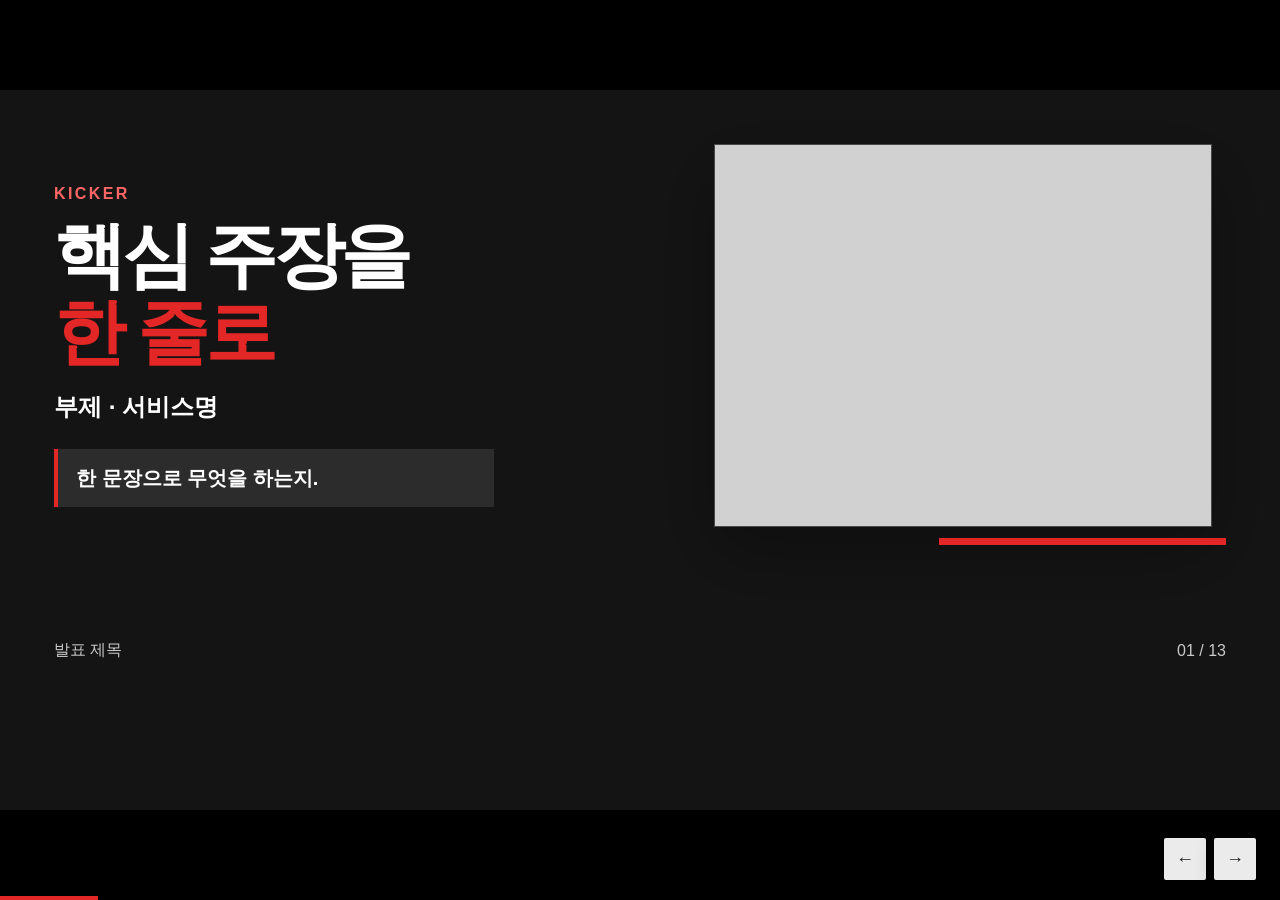
<file: presentation-harness/assets/starter/presentation.html>
<!doctype html>
<html lang="ko">
<head>
  <meta charset="utf-8">
  <meta name="viewport" content="width=device-width, initial-scale=1">
  <title>발표 제목</title>
  <style>
    /* ── 색 토큰 ──────────────────────────────────────────────
       레드는 "이번 제안이 새로 만드는 것"에만 쓴다.
       중립 회색은 이미 있는 것, 연회색 점선은 아직 아닌 것. */
    :root{
      --ink:#202020; --muted:#707070; --paper:#f7f7f7; --line:#dedede;
      --gray:#888888; --gray-soft:#ededed; --pending:#bbbbbb;
      --red:#e32626; --red-dark:#bb1717; --red-soft:#fff0f0;
      --shadow:0 14px 34px rgba(32,32,32,.08);

      /* 타이포 스케일 — 1280x720 고정 캔버스 기준 절대값.
         괄호 안은 슬라이드 높이(720) 대비 비율. 발표 가독성은 화면 해상도가
         아니라 이 비율이 결정한다. 절대 하한 2.0%(=14.4px) 아래로 내리지 않는다.
         캔버스가 고정이므로 어떤 화면에서도 줄바꿈까지 동일하다. */
      --fs-h1:    72px;   /* 10.0% */
      --fs-h2:    50px;   /*  6.9% */
      --fs-h3:    25px;   /*  3.5% */
      --fs-lead:  24px;   /*  3.3% */
      --fs-body:  20px;   /*  2.8% */
      --fs-label: 16px;   /*  2.2% */

      --canvas-w: 1280px;
      --canvas-h: 720px;
      --pad:      54px;
    }
    *{box-sizing:border-box}
    html,body{margin:0;height:100%;background:#000;color:var(--ink);font-family:Pretendard,"Apple SD Gothic Neo","Noto Sans KR",sans-serif;overflow:hidden}
    button{font:inherit}

    /* ── 무대: 화면을 채우고 캔버스를 가운데 둔다. 남는 부분은 검정 레터박스 ── */
    .stage{position:fixed;inset:0;display:grid;place-items:center;background:#000;overflow:hidden}

    /* ── 고정 캔버스 ──────────────────────────────────────
       1280x720에 절대 px로 그리고, 화면 크기에 맞춰 통째로 scale한다.
       PowerPoint·Keynote와 같은 방식. 해상도가 달라도 줄바꿈이 변하지 않는다. */
    .deck{width:var(--canvas-w);height:var(--canvas-h);position:relative;flex:none;transform-origin:center center}
    .slide{position:absolute;inset:0;display:grid;grid-template-rows:auto 1fr auto;gap:16px;
           padding:var(--pad);background:var(--paper);opacity:0;pointer-events:none;
           transform:translateX(5%);transition:.42s ease;overflow:hidden}
    .slide.active{opacity:1;pointer-events:auto;transform:none}
    .slide.past{transform:translateX(-5%)}
    .slide.dark{background:#141414;color:#fff}
    /* 배경 사진을 쓸 때만: 표지 슬라이드에 클래스를 하나 더 붙이고 background:linear-gradient(135deg,rgba(14,14,14,.92),rgba(30,30,30,.89)),url("assets/COVER.png") center/cover; } */
    .slide:not(.dark)::before{content:"";position:absolute;top:0;left:var(--pad);width:54px;height:6px;background:var(--red)}
    .slide-head,.content,.foot{position:relative;z-index:1}
    .slide-head{display:flex;justify-content:space-between;gap:24px;align-items:flex-start}
    .content{min-height:0;display:flex;align-items:center}

    /* ── 타이포 ──────────────────────────────────────────── */
    h1,h2,h3,p{margin-top:0}
    h1,h2,h3{word-break:keep-all;overflow-wrap:normal;text-wrap:balance}
    h1{font-size:var(--fs-h1);line-height:1.06;letter-spacing:-.06em;margin-bottom:.28em}
    h2{font-size:var(--fs-h2);line-height:1.15;letter-spacing:-.055em;margin-bottom:0;max-width:20em}
    h3{font-size:var(--fs-h3);line-height:1.22;letter-spacing:-.035em;margin-bottom:.32em}
    p,li{font-size:var(--fs-body);line-height:1.5}
    .kicker{margin:0 0 .7em;color:var(--red);font-size:var(--fs-label);font-weight:900;letter-spacing:.15em;text-transform:uppercase}
    .dark .kicker{color:#ff6767}
    .lead{font-size:var(--fs-lead);line-height:1.45;color:var(--muted);max-width:26em;word-break:keep-all}
    .dark .lead{color:#e5e5e5}
    .accent{color:var(--red)}
    .final-line{font-size:var(--fs-lead);font-weight:900;color:var(--red-dark);word-break:keep-all}

    /* ── 상태 배지: 오직 "구현 상태" 하나의 축에만 사용한다 ──
       done  회색   = 현재 확인됨 (.service.confirmed 회색 보더와 짝)
       plan  레드   = 도메인 전환안 (.service.proposed 레드 보더와 짝)
       next  빈 원  = Sprint 3 · 백로그 (.service.backlog 점선과 짝) */
    .badge{display:inline-flex;align-items:center;gap:.5em;border:1px solid var(--line);padding:.45em .8em;background:#fff;font-size:var(--fs-label);font-weight:800;white-space:nowrap}
    .badge::before{content:"";width:.6em;height:.6em;border-radius:50%;background:var(--gray);flex:none}
    .badge.plan::before{background:var(--red)}
    .badge.next::before{background:#fff;border:2px solid var(--pending)}
    .legend{display:flex;gap:14px;flex-wrap:wrap}
    .legend .badge{background:transparent}

    /* ── 1 표지 ─────────────────────────────────────────── */
    .cover-content{width:100%;display:grid;grid-template-columns:1fr .86fr;gap:clamp(36px,5vw,86px);align-items:center}
    .cover-copy{max-width:840px}
    .cover-copy h1{max-width:780px}
    .cover-copy .lead{color:#fff;font-weight:800;max-width:680px}
    .bridge-question{margin:0;padding:.7em .9em;border-left:4px solid var(--red);background:rgba(255,255,255,.1);
                     font-size:var(--fs-body);font-weight:850;color:#fff;max-width:22em;word-break:keep-all}
    .cover-visual-wrap{position:relative;padding:0 14px 14px 0}
    .cover-visual-wrap::after{content:"";position:absolute;right:0;bottom:0;width:56%;height:7px;background:var(--red)}
    .cover-visual{width:100%;aspect-ratio:1.3;object-fit:cover;object-position:center;
                  border:1px solid rgba(255,255,255,.22);box-shadow:0 24px 70px rgba(0,0,0,.3);filter:saturate(.72) contrast(1.06)}

    /* ── 2 조직 맥락 ─────────────────────────────────────── */
    .thesis-grid{width:100%;display:grid;grid-template-columns:1fr 1fr;gap:22px}
    .thesis-card{padding:1.1em 1.2em;border-radius:3px;background:#fff;border:1px solid var(--line)}
    .thesis-card.fading{background:var(--gray-soft)}
    .thesis-card.keeping{background:linear-gradient(135deg,var(--red-soft),#fff);border-color:#efb8b8}
    .thesis-card ul{padding-left:22px;margin-bottom:0}
    .trend{display:inline-block;padding:.4em .7em;border-radius:2px;background:#e4e4e4;color:var(--muted);font-size:var(--fs-label);font-weight:900}
    .keeping .trend{background:#ffd9d9;color:var(--red-dark)}

    /* ── 3 문제 ─────────────────────────────────────────── */
    .split{width:100%;display:grid;grid-template-columns:1.1fr .9fr;gap:clamp(28px,5vw,90px);align-items:center}
    .photo-card{position:relative;width:100%;height:400px;border-radius:3px;overflow:hidden;box-shadow:var(--shadow);background:#cdd8e1}
    .photo-card img{width:100%;height:100%;object-fit:cover;filter:grayscale(1) contrast(1.06)}
    .photo-overlay{position:absolute;inset:auto 0 0;padding:1em 1.1em;background:linear-gradient(transparent,rgba(18,18,18,.92));color:#fff}
    .big-quote{font-size:var(--fs-h2);font-weight:900;line-height:1.08;letter-spacing:-.04em}
    .speech{margin:.8em 0;padding:.7em .8em;border-radius:2px;background:var(--red-soft);border-left:4px solid var(--red);
            font-weight:800;font-size:var(--fs-body);word-break:keep-all}

    /* ── 4 이해관계자: 1순위 작성자를 크게, 나머지 4명은 위성 ── */
    .impact-layout{width:100%;display:grid;grid-template-columns:1.25fr 1fr 1fr;grid-template-rows:1fr 1fr;gap:14px}
    .impact-card{padding:.85em .95em;border-radius:3px;background:#fff;border:1px solid var(--line);
                 display:flex;flex-direction:column;justify-content:space-between;gap:.6em;min-height:0}
    .impact-card.primary{grid-row:1 / span 2;padding:1.2em;border:2px solid var(--red);background:linear-gradient(135deg,var(--red-soft),#fff)}
    .impact-card .avatar{width:1.9em;height:1.9em;border-radius:50%;display:grid;place-items:center;background:var(--red-soft);font-size:var(--fs-h3)}
    .impact-card.primary .avatar{font-size:calc(var(--fs-h3) * 1.2);background:#fff}
    .impact-card.primary h3{font-size:calc(var(--fs-h3) * 1.25)}
    .impact-card .before{color:var(--muted);font-weight:700;margin-bottom:0}
    .impact-card .after{color:var(--red-dark);font-weight:900;margin-bottom:0}
    .priority-note{margin:.7em 0 0;padding-top:.7em;border-top:2px solid var(--red);font-weight:850;color:var(--ink);word-break:keep-all}

    /* ── 5 문제→기능 매트릭스: 가로 1회 + 세로 1회로 읽힌다 ── */
    .matrix{width:100%;display:grid;gap:9px}
    .matrix-caption{margin:0;font-size:var(--fs-label);font-weight:900;letter-spacing:.14em;color:var(--muted)}
    .matrix-row{display:grid;grid-template-columns:repeat(5,1fr);gap:12px}
    .mcell{padding:.75em .8em;border-radius:3px;border:1px solid var(--line);font-size:var(--fs-body)}
    .mcell .no{display:block;font-size:var(--fs-label);font-weight:900;color:var(--muted);margin-bottom:.3em}
    .mcell strong{display:block;font-size:var(--fs-h3);letter-spacing:-.03em;margin-bottom:.25em}
    .mcell p{margin:0;font-size:1em;color:var(--muted);word-break:keep-all;line-height:1.4}
    .matrix-row.problems .mcell{background:var(--gray-soft);border-color:#dcdcdc}
    .matrix-row.features .mcell{background:#fff}
    .matrix-row.features .mcell p{color:var(--ink)}
    .mcell.hot{border:2px solid var(--red);background:linear-gradient(135deg,var(--red-soft),#fff)}
    .mcell.hot .no{color:var(--red-dark)}
    .mcell .newly{display:inline-block;margin-top:.5em;padding:.25em .5em;background:var(--red);color:#fff;font-size:var(--fs-label);font-weight:900;letter-spacing:.06em}
    .matrix-arrows{display:grid;grid-template-columns:repeat(5,1fr);gap:12px;text-align:center;color:var(--pending);font-weight:900;font-size:var(--fs-h3)}
    .matrix-outcome{margin:.3em 0 0;padding:.6em .8em;border-left:5px solid var(--red);background:var(--red-soft);
                    font-size:var(--fs-lead);font-weight:900;word-break:keep-all}

    /* ── 6 AI 큐레이션 ──────────────────────────────────── */
    .ai-flow-grid{width:100%;display:grid;grid-template-columns:1fr 1fr;gap:22px}
    .flow-card{padding:1.1em 1.2em;border-radius:3px;background:#fff;border:1px solid var(--line)}
    .flow-card .mode{display:block;color:var(--red-dark);font-size:var(--fs-label);font-weight:900;letter-spacing:.12em;margin-bottom:.4em}
    .flow-steps{display:flex;flex-wrap:wrap;align-items:center;gap:.4em;margin-top:.9em}
    .flow-steps span{padding:.4em .55em;border-radius:2px;background:#f0f0f0;font-size:var(--fs-label);font-weight:850}
    .flow-steps span + span::before{content:"\2192";color:var(--red);font-weight:900;margin-right:.5em}

    /* ── 7 사람의 판단: 역할 라벨은 상태 배지와 다른 토큰 ─── */
    .before-after{width:100%;display:grid;grid-template-columns:1fr 90px 1fr;gap:20px;align-items:center}
    .scene{padding:1.2em;border-radius:3px;background:#fff;border:1px solid var(--line);
           display:flex;flex-direction:column;justify-content:space-between;gap:.8em}
    .scene.ai{background:linear-gradient(135deg,var(--red-soft),#fff);border-color:#efb8b8}
    .scene ul{padding-left:22px}
    .arrow{font-size:var(--fs-h2);color:var(--pending);text-align:center}
    .role-tag{display:inline-block;padding:.4em .8em;font-size:var(--fs-label);font-weight:900;letter-spacing:.1em;color:#fff}
    .role-tag.ai{background:var(--red)}
    .role-tag.human{background:var(--ink)}

    /* ── 8 스프린트: 단계 라벨도 상태 배지와 분리 ────────── */
    .roadmap{width:100%;display:grid;grid-template-columns:repeat(3,1fr);gap:20px;position:relative}
    .roadmap::before{content:"";position:absolute;top:44px;left:10%;right:10%;height:2px;background:#d5d5d5;z-index:0}
    .sprint{position:relative;z-index:1;padding-top:84px}
    .station{position:absolute;top:18px;left:20px;width:1.7em;height:1.7em;border-radius:50%;display:grid;place-items:center;
             background:var(--pending);color:#fff;font-weight:900;border:8px solid var(--paper);font-size:var(--fs-h3)}
    .sprint:nth-child(1) .station{background:var(--gray)}
    .sprint:nth-child(2) .station{background:var(--red)}
    .sprint-card{height:100%;padding:1em 1.1em;border-radius:3px;background:#fff;border:1px solid var(--line)}
    .sprint-card.now{border-color:var(--red);box-shadow:0 0 0 3px rgba(227,38,38,.18)}
    .sprint-card ul{padding-left:20px;margin-bottom:0}
    .phase{display:block;font-size:var(--fs-label);font-weight:900;letter-spacing:.14em;color:var(--muted);margin-bottom:.4em}
    .sprint-card.now .phase{color:var(--red-dark)}

    /* ── 9 아키텍처 ─────────────────────────────────────── */
    .architecture{width:100%;display:grid;grid-template-rows:auto auto;gap:28px}
    .journey{display:flex;align-items:center;justify-content:center;flex-wrap:wrap;gap:9px}
    .journey span{padding:.45em .7em;border-radius:2px;background:#262626;color:#fff;font-weight:800;font-size:var(--fs-body)}
    .journey b{color:var(--red);font-size:var(--fs-body)}
    .service-grid{display:grid;grid-template-columns:repeat(5,1fr);gap:12px}
    .service{padding:.85em .9em;border-radius:3px;background:#fff;border:2px solid var(--line)}
    .service.confirmed{border-color:var(--gray)}
    .service.proposed{border-color:var(--red)}
    .service.backlog{border-style:dashed;border-color:var(--pending);background:#fafafa}
    .service small{display:block;margin-bottom:.5em;color:var(--muted);font-weight:800;font-size:var(--fs-label)}
    .service strong{display:block;font-size:var(--fs-h3);margin-bottom:.3em;letter-spacing:-.03em;word-break:keep-all}
    .service p{font-size:var(--fs-body);margin:0 0 .5em;color:var(--muted);line-height:1.4;word-break:keep-all}
    .service .chip{display:inline-flex;align-items:center;gap:.45em;font-size:var(--fs-label);font-weight:900;color:var(--muted)}
    .service .chip::before{content:"";width:.55em;height:.55em;border-radius:50%;background:var(--gray);flex:none}
    .service.proposed .chip::before{background:var(--red)}
    .service.backlog .chip::before{background:#fff;border:2px solid var(--pending)}

    /* ── 10 API ─────────────────────────────────────────── */
    .api-layout{width:100%;display:grid;grid-template-columns:.8fr 1.2fr;gap:26px;align-items:stretch}
    .action-flow{display:flex;flex-direction:column;justify-content:center;gap:10px}
    .action{display:grid;grid-template-columns:auto 1fr;align-items:center;gap:.7em;padding:.6em .8em;border-radius:3px;background:#fff;border:1px solid var(--line)}
    .action b{width:1.7em;height:1.7em;display:grid;place-items:center;border-radius:50%;background:var(--red);color:#fff;font-size:var(--fs-body)}
    .action p{margin:0;font-weight:800}
    .action small{color:var(--muted);font-size:var(--fs-label)}
    .api-table{border-radius:3px;overflow:hidden;background:#fff;border:1px solid var(--line)}
    .api-row{display:grid;grid-template-columns:4.5em 1.25fr 1fr;gap:.7em;padding:.55em .8em;border-bottom:1px solid var(--line);align-items:center;font-size:var(--fs-body)}
    .api-row:last-child{border:0}
    .method{font-family:ui-monospace,monospace;font-weight:900;color:var(--red-dark)}
    .path{font-family:ui-monospace,monospace;font-size:.92em;overflow-wrap:anywhere}
    .api-row small{color:var(--muted);font-size:var(--fs-label)}

    /* ── 11 동작 화면 ───────────────────────────────────── */
    .screens{width:100%;display:grid;grid-template-columns:repeat(5,1fr);gap:14px;align-items:start}
    .screen{position:relative}
    .screen::after{content:"\2192";position:absolute;right:-.55em;top:0;margin-top:calc(37.5% - .5em);font-size:var(--fs-h3);color:var(--pending);z-index:3}
    .screen:last-child::after{display:none}
    .frame{aspect-ratio:4/3;border-radius:2px;border:1px solid var(--line);background:#fff;overflow:hidden;box-shadow:0 12px 24px rgba(16,35,63,.08)}
    .browserbar{height:25px;background:#e8edf2;display:flex;align-items:center;gap:4px;padding:0 9px}
    .browserbar i{width:6px;height:6px;border-radius:50%;background:#aeb9c5}
    .wire{padding:15px}
    .wire .line{height:8px;border-radius:8px;background:#dfe6ec;margin-bottom:9px}
    .wire .line.accent{background:var(--red);width:46%}
    .wire .block{height:54px;border-radius:10px;background:#f0f0f0;margin:12px 0}
    .wire .button{width:50%;height:22px;border-radius:7px;background:var(--red)}
    .screen figcaption{margin-top:.6em;font-size:var(--fs-label);line-height:1.4;word-break:keep-all}
    .screen figcaption strong{display:block;margin-bottom:.15em}
    .screen figcaption span{color:var(--muted);font-family:ui-monospace,monospace;font-size:.9em}

    /* ── 11b 제품 화면 + 콜아웃 (패턴 M) ────────────────── */
    .shot-split{width:100%;display:grid;grid-template-columns:1.35fr 1fr;gap:26px;align-items:start}
    .shot{position:relative;height:330px;border-radius:3px;border:1px solid var(--line);background:#fff;
          overflow:hidden;box-shadow:0 14px 28px rgba(16,35,63,.10)}
    .shot img{display:block;width:100%;height:100%;object-fit:cover;object-position:top left}
    .pin{position:absolute;width:1.6em;height:1.6em;border-radius:50%;background:var(--red);color:#fff;
         font-size:var(--fs-body);font-weight:900;display:flex;align-items:center;justify-content:center;
         box-shadow:0 3px 10px rgba(0,0,0,.28);z-index:2}
    .shot-caption{margin-top:.5em;font-size:var(--fs-label);color:var(--muted);word-break:keep-all}
    .callouts{display:flex;flex-direction:column;gap:.75em}
    .callout{display:grid;grid-template-columns:1.6em 1fr;gap:.65em;align-items:start}
    .callout .pin{position:static;box-shadow:none}
    .callout strong{display:block;font-size:var(--fs-body);font-weight:900;word-break:keep-all}
    .callout p{margin:.1em 0 0;font-size:var(--fs-label);color:var(--muted);line-height:1.45;word-break:keep-all}
    .callout code{font-family:ui-monospace,monospace;font-size:.95em;color:var(--red-dark);font-weight:800}

    /* ── 12 검증 ────────────────────────────────────────── */
    .metric-list{width:100%;display:grid;grid-template-columns:repeat(4,1fr);gap:16px}
    .metric{padding:1em 1.1em;border-radius:3px;background:#fff;border:1px solid var(--line)}
    .metric small{color:var(--red-dark);font-weight:900;letter-spacing:.12em;font-size:var(--fs-label)}
    .metric p{color:var(--muted);margin-bottom:0}
    .decision-note{margin-top:.7em;padding:.7em .9em;border-left:5px solid var(--red);background:var(--red-soft);
                   font-size:var(--fs-body);font-weight:850;word-break:keep-all}

    /* ── 푸터·컨트롤 ────────────────────────────────────── */
    .foot{display:flex;justify-content:space-between;align-items:center;color:#777;font-size:var(--fs-label);gap:1.5em}
    .dark .foot{color:#c9c9c9}
    .controls{position:fixed;right:24px;bottom:20px;z-index:30;display:flex;gap:8px}
    .controls button{width:42px;height:42px;border:0;border-radius:2px;background:rgba(255,255,255,.92);color:var(--ink);cursor:pointer;box-shadow:0 6px 20px rgba(0,0,0,.2);font-size:18px}
    .controls button:hover{background:var(--red);color:#fff}
    .progress{position:fixed;z-index:40;bottom:0;left:0;height:4px;background:var(--red);transition:.3s;width:10%}

    /* 모바일 반응형 없음 — 발표용 덱은 16:9 화면과 인쇄만 대상으로 한다.
       캔버스가 고정이라 레이아웃이 화면에 따라 변하지 않는다. */
    @media print{
      /* 1280x720px = 96dpi 기준 13.333x7.5in = 960x540pt. 화면 캔버스와 완전히 동일하다. */
      @page{size:1280px 720px;margin:0}
      html,body{overflow:visible;background:#fff;height:auto}
      *{-webkit-print-color-adjust:exact;print-color-adjust:exact}
      .stage{position:static;display:block;background:#fff;overflow:visible}
      /* JS가 넣은 인라인 transform을 !important로 눌러야 한다. */
      .deck{width:auto;height:auto;transform:none!important}
      .slide{position:relative;display:grid!important;opacity:1!important;transform:none!important;
             page-break-after:always;break-after:page;width:var(--canvas-w);height:var(--canvas-h);overflow:hidden}
      .slide:last-child{page-break-after:auto;break-after:auto}
      .controls,.progress{display:none}
    }
    @media(prefers-reduced-motion:reduce){.slide,.progress{transition:none}}
  </style>
</head>
<body>
  <div class="stage">
  <main class="deck" aria-label="발표자료">

    <!-- ═══ 패턴 A · 표지 (dark) ══════════════════════════════════
         예산: 제목 2줄 + 부제 1줄 + 한 문장. 그 이상 넣지 않는다. -->
    <section class="slide dark active" data-title="표지">
      <div class="content">
        <div class="cover-content">
          <div class="cover-copy">
            <p class="kicker">KICKER</p>
            <h1>핵심 주장을<br><span class="accent">한 줄로</span></h1>
            <p class="lead">부제 · 서비스명</p>
            <p class="bridge-question">한 문장으로 무엇을 하는지.</p>
          </div>
          <div class="cover-visual-wrap">
            <img class="cover-visual" src="assets/COVER.png" alt="설명">
          </div>
        </div>
      </div>
      <footer class="foot"><span>발표 제목</span><span class="page"></span></footer>
    </section>

    <!-- ═══ 패턴 B · 2단 대비 ═══════════════════════════════════
         예산: 카드 2개 × 6~8줄. 가장 여유 있는 레이아웃. -->
    <section class="slide" data-title="대비">
      <header class="slide-head"><div><p class="kicker">KICKER</p><h2>두 항목을 나란히 두고 차이를 보여줍니다</h2></div></header>
      <div class="content">
        <div class="thesis-grid">
          <article class="thesis-card fading">
            <span class="trend">↓ 줄어드는 쪽</span><h3>항목 A</h3>
            <ul><li>근거</li><li>근거</li><li>근거</li></ul>
            <p class="lead">한 줄 결론</p>
          </article>
          <article class="thesis-card keeping">
            <span class="trend">↑ 커지는 쪽</span><h3>항목 B</h3>
            <ul><li>근거</li><li>근거</li><li>근거</li></ul>
            <p class="final-line">강조 결론</p>
          </article>
        </div>
      </div>
      <footer class="foot"><span>보조 메시지</span><span class="page"></span></footer>
    </section>

    <!-- ═══ 패턴 C · 사진 + 서술 ════════════════════════════════
         예산: 우측 = 리드 2줄 + 인용 1줄 + 항목 4개 + 결론 1줄. 초과 금지. -->
    <section class="slide" data-title="문제">
      <header class="slide-head"><div><p class="kicker">KICKER</p><h2>상황을 장면으로 보여줍니다</h2></div></header>
      <div class="content split">
        <div class="photo-card">
          <img src="assets/PHOTO.png" alt="설명">
          <div class="photo-overlay"><div class="big-quote">짧은<br>선언.</div></div>
        </div>
        <div>
          <p class="lead">상황 서술 두 줄까지.</p>
          <div class="speech">“현장에서 나올 법한 한 마디.”</div>
          <ul><li>결과 1</li><li>결과 2</li><li>결과 3</li><li>결과 4</li></ul>
          <p class="final-line">한 줄 결론.</p>
        </div>
      </div>
      <footer class="foot"><span>보조 메시지</span><span class="page"></span></footer>
    </section>

    <!-- ═══ 패턴 D · 5열 매트릭스 ═══════════════════════════════
         예산: 셀당 1~2줄, 라벨 수준만. 강조는 .hot 하나만. -->
    <section class="slide" data-title="매핑">
      <header class="slide-head"><div><p class="kicker">A → B</p><h2>문제와 대응을 한 줄씩 잇습니다</h2></div></header>
      <div class="content">
        <div class="matrix">
          <p class="matrix-caption">윗줄 제목</p>
          <div class="matrix-row problems">
            <div class="mcell"><span class="no">P1</span><strong>이름</strong><p>한 구절</p></div>
            <div class="mcell"><span class="no">P2</span><strong>이름</strong><p>한 구절</p></div>
            <div class="mcell"><span class="no">P3</span><strong>이름</strong><p>한 구절</p></div>
            <div class="mcell"><span class="no">P4</span><strong>이름</strong><p>한 구절</p></div>
            <div class="mcell"><span class="no">P5</span><strong>이름</strong><p>한 구절</p></div>
          </div>
          <div class="matrix-arrows"><span>↓</span><span>↓</span><span>↓</span><span>↓</span><span>↓</span></div>
          <p class="matrix-caption">아랫줄 제목</p>
          <div class="matrix-row features">
            <div class="mcell"><p>대응</p></div>
            <div class="mcell"><p>대응</p></div>
            <div class="mcell"><p>대응</p></div>
            <div class="mcell hot"><p>대응</p><span class="newly">여기가 핵심</span></div>
            <div class="mcell"><p>대응</p></div>
          </div>
          <p class="matrix-outcome">→ 한 줄로 묶은 결론.</p>
        </div>
      </div>
      <footer class="foot"><span>보조 메시지</span><span class="page"></span></footer>
    </section>

    <!-- ═══ 패턴 E · 1 + 4 비대칭 ═══════════════════════════════
         우선순위가 있는 목록에 쓴다. 균등 5열은 "다 똑같이 중요하다"고 말해버린다.
         예산: 주 카드 6줄, 위성 2줄. -->
    <section class="slide" data-title="이해관계자">
      <header class="slide-head"><div><p class="kicker">KICKER</p><h2>누구에게 무엇이 바뀌는지 보여줍니다</h2></div></header>
      <div class="content">
        <div class="impact-layout">
          <article class="impact-card primary">
            <div><div class="avatar">★</div><h3>1순위 대상</h3></div>
            <div>
              <p class="before">지금</p><p class="after">바뀐 뒤</p>
              <p class="priority-note">왜 이쪽이 1순위인지 한 문장.</p>
            </div>
          </article>
          <article class="impact-card"><div class="avatar">A</div><div><h3>대상</h3><p class="before">지금</p><p class="after">바뀐 뒤</p></div></article>
          <article class="impact-card"><div class="avatar">B</div><div><h3>대상</h3><p class="before">지금</p><p class="after">바뀐 뒤</p></div></article>
          <article class="impact-card"><div class="avatar">C</div><div><h3>대상</h3><p class="before">지금</p><p class="after">바뀐 뒤</p></div></article>
          <article class="impact-card"><div class="avatar">D</div><div><h3>대상</h3><p class="before">지금</p><p class="after">바뀐 뒤</p></div></article>
        </div>
      </div>
      <footer class="foot"><span>보조 메시지</span><span class="page"></span></footer>
    </section>

    <!-- ═══ 패턴 F · 역할 분담 (2단 + 연결기호) ══════════════════ -->
    <section class="slide" data-title="역할">
      <header class="slide-head"><div><p class="kicker">KICKER</p><h2>누가 무엇을 맡는지 나눕니다</h2></div></header>
      <div class="content">
        <div class="before-after">
          <article class="scene ai">
            <div><span class="role-tag ai">쪽 A</span><h3 style="margin-top:14px">역할</h3></div>
            <ul><li>항목</li><li>항목</li><li>항목</li></ul>
            <p class="lead">보충 한 줄.</p>
          </article>
          <div class="arrow">＋</div>
          <article class="scene">
            <div><span class="role-tag human">쪽 B</span><h3 style="margin-top:14px">역할</h3></div>
            <ul><li>항목</li><li>항목</li><li>항목</li></ul>
            <p class="final-line">경계선이 되는 한 문장.</p>
          </article>
        </div>
      </div>
      <footer class="foot"><span>보조 메시지</span><span class="page"></span></footer>
    </section>

    <!-- ═══ 패턴 G · 3단계 로드맵 ═══════════════════════════════ -->
    <section class="slide" data-title="로드맵">
      <header class="slide-head"><div><p class="kicker">ROADMAP</p><h2>어떤 순서로 만드는지 보여줍니다</h2></div></header>
      <div class="content">
        <div class="roadmap">
          <article class="sprint"><div class="station">1</div>
            <div class="sprint-card"><span class="phase">1단계 · 완료</span><h3>제목</h3><ul><li>항목</li><li>항목</li></ul></div></article>
          <article class="sprint"><div class="station">2</div>
            <div class="sprint-card now"><span class="phase">2단계 · 진행 중</span><h3>제목</h3><ul><li>항목</li><li>항목</li></ul></div></article>
          <article class="sprint"><div class="station">3</div>
            <div class="sprint-card"><span class="phase">3단계 · 예정</span><h3>제목</h3><ul><li>항목</li><li>항목</li></ul></div></article>
        </div>
      </div>
      <footer class="foot"><span>보조 메시지</span><span class="page"></span></footer>
    </section>

    <!-- ═══ 패턴 H · 상태 구분 카드 (5열) ═══════════════════════
         구현 상태를 정직하게 표기할 때 쓴다.
         confirmed=회색(확인됨) / proposed=레드(제안) / backlog=점선(예정)
         범례와 카드 색은 반드시 같은 의미여야 한다. -->
    <section class="slide" data-title="구성">
      <header class="slide-head"><div><p class="kicker">KICKER</p><h2>구성요소와 각각의 상태를 밝힙니다</h2></div></header>
      <div class="content">
        <div class="architecture">
          <div class="journey"><span>단계</span><b>→</b><span>단계</span><b>→</b><span>단계</span><b>→</b><span>단계</span></div>
          <div class="service-grid">
            <article class="service confirmed"><small>코드명</small><strong>이름</strong><p>역할</p><span class="chip">현재 확인됨</span></article>
            <article class="service proposed"><small>코드명</small><strong>이름</strong><p>역할</p><span class="chip">제안</span></article>
            <article class="service proposed"><small>코드명</small><strong>이름</strong><p>역할</p><span class="chip">제안</span></article>
            <article class="service backlog"><small>코드명</small><strong>이름</strong><p>역할</p><span class="chip">예정</span></article>
            <article class="service backlog"><small>코드명</small><strong>이름</strong><p>역할</p><span class="chip">예정</span></article>
          </div>
        </div>
      </div>
      <footer class="foot">
        <div class="legend"><span class="badge">현재 확인됨</span><span class="badge plan">제안</span><span class="badge next">예정</span></div>
        <span class="page"></span>
      </footer>
    </section>


    <!-- ═══ 패턴 J · 2단 흐름 카드 ══════════════════════════════
         칩이 줄바꿈돼도 화살표가 줄 끝에 매달리지 않는다(::before 로 붙임). -->
    <section class="slide" data-title="흐름">
      <header class="slide-head"><div><p class="kicker">KICKER</p><h2>두 가지 동작 시점을 나눠 설명합니다</h2></div></header>
      <div class="content">
        <div class="ai-flow-grid">
          <article class="flow-card">
            <span class="mode">MODE A · 시점</span>
            <h3>언제 무엇을 하는지</h3>
            <div class="flow-steps"><span>단계</span><span>단계</span><span>단계</span><span>단계</span></div>
            <p class="lead">무엇을 얻는지 한 줄.</p>
          </article>
          <article class="flow-card">
            <span class="mode">MODE B · 시점</span>
            <h3>언제 무엇을 하는지</h3>
            <div class="flow-steps"><span>단계</span><span>단계</span><span>단계</span><span>단계</span></div>
            <p class="lead">무엇을 얻는지 한 줄.</p>
          </article>
        </div>
      </div>
      <footer class="foot"><span>보조 메시지</span><span class="page"></span></footer>
    </section>

    <!-- ═══ 패턴 K · 행동 흐름 + 표 ═════════════════════════════
         예산: 좌측 4단계, 우측 6행까지. 표를 다 읽지 말고 한 행만 짚는다. -->
    <section class="slide" data-title="계약">
      <header class="slide-head"><div><p class="kicker">KICKER</p><h2>행동이 상태 변화로 이어집니다</h2></div><span class="badge">현재 확인됨</span></header>
      <div class="content">
        <div class="api-layout">
          <div class="action-flow">
            <div class="action"><b>1</b><p>행동<br><small>보조</small></p></div>
            <div class="action"><b>2</b><p>행동<br><small>보조</small></p></div>
            <div class="action"><b>3</b><p>행동<br><small>보조</small></p></div>
            <div class="action"><b>4</b><p>행동<br><small>보조</small></p></div>
          </div>
          <div class="api-table">
            <div class="api-row"><span class="method">GET</span><span class="path">/api/thing</span><small>설명</small></div>
            <div class="api-row"><span class="method">POST</span><span class="path">/api/thing</span><small>설명</small></div>
            <div class="api-row"><span class="method">GET</span><span class="path">/api/thing/:id</span><small>설명</small></div>
            <div class="api-row"><span class="method">POST</span><span class="path">/api/other</span><small>설명</small></div>
          </div>
        </div>
      </div>
      <footer class="foot"><span>보조 메시지</span><span class="page"></span></footer>
    </section>

    <!-- ═══ 패턴 L · 5단계 스토리보드 ═══════════════════════════
         .frame 은 실제 화면 캡처로 교체한다. 와이어프레임 상태로 발표하면
         "구현했다"가 아니라 "이렇게 만들고 있다"로 말해야 한다. -->
    <section class="slide" data-title="스토리보드">
      <header class="slide-head"><div><p class="kicker">KICKER</p><h2>사용자가 무엇을 경험하는지 보여줍니다</h2></div><span class="badge">현재 확인됨</span></header>
      <div class="content">
        <div class="screens">
          <figure class="screen"><div class="frame"><div class="browserbar"><i></i><i></i><i></i></div><div class="wire"><div class="line accent"></div><div class="line"></div><div class="block"></div><div class="line"></div><div class="button"></div></div></div><figcaption><strong>① 단계</strong><span>보조</span></figcaption></figure>
          <figure class="screen"><div class="frame"><div class="browserbar"><i></i><i></i><i></i></div><div class="wire"><div class="line accent"></div><div class="line"></div><div class="block"></div><div class="line"></div><div class="button"></div></div></div><figcaption><strong>② 단계</strong><span>보조</span></figcaption></figure>
          <figure class="screen"><div class="frame"><div class="browserbar"><i></i><i></i><i></i></div><div class="wire"><div class="line accent"></div><div class="line"></div><div class="block"></div><div class="line"></div><div class="button"></div></div></div><figcaption><strong>③ 단계</strong><span>보조</span></figcaption></figure>
          <figure class="screen"><div class="frame"><div class="browserbar"><i></i><i></i><i></i></div><div class="wire"><div class="line accent"></div><div class="line"></div><div class="block"></div><div class="line"></div><div class="button"></div></div></div><figcaption><strong>④ 단계</strong><span>보조</span></figcaption></figure>
          <figure class="screen"><div class="frame"><div class="browserbar"><i></i><i></i><i></i></div><div class="wire"><div class="line accent"></div><div class="line"></div><div class="block"></div><div class="line"></div><div class="button"></div></div></div><figcaption><strong>⑤ 단계</strong><span>보조</span></figcaption></figure>
        </div>
      </div>
      <footer class="foot"><span>보조 메시지</span><span class="page"></span></footer>
    </section>

    <!-- ═══ 패턴 M · 제품 화면 + API·데이터 콜아웃 ══════════════
         언제: 만든 화면이 실제로 무엇을 하는지, 그 뒤에 어떤 계약이 붙는지 같이 보일 때.
         예산: 핀 3~4개. 항목당 제목 1줄 + 설명 2줄. 그 이상은 청중이 화면과 글을
               번갈아 보다 둘 다 놓친다.
         캡처: 전체 화면을 넣지 않는다. 말하려는 관심 영역만 잘라 쓴다.
               잘라 낸 이미지 안의 글자도 슬라이드 높이의 2% 하한을 지켜야 한다.
         핀 좌표(left/top %)는 잘라 낸 이미지에 맞춰 직접 맞춘다. -->
    <section class="slide" data-title="동작">
      <header class="slide-head"><div><p class="kicker">EXPERIENCE</p><h2>화면에서 무엇을 받는지 보여줍니다</h2></div></header>
      <div class="content shot-split">
        <div>
          <figure class="shot">
            <img src="assets/PHOTO.png" alt="제품 화면 중 관심 영역">
            <span class="pin" style="left:6%;top:10%">1</span>
            <span class="pin" style="left:6%;top:46%">2</span>
            <span class="pin" style="left:6%;top:78%">3</span>
          </figure>
          <p class="shot-caption">관심 영역만 잘라 낸 실제 화면.</p>
        </div>
        <div class="callouts">
          <div class="callout"><span class="pin">1</span><div>
            <strong>무엇이 보이는가</strong>
            <p>한 줄 설명. <code>GET /resource</code> 가 채운다.</p></div></div>
          <div class="callout"><span class="pin">2</span><div>
            <strong>무엇이 보이는가</strong>
            <p>한 줄 설명. 어떤 상태값이 이 표시를 결정하는지.</p></div></div>
          <div class="callout"><span class="pin">3</span><div>
            <strong>무엇이 보이는가</strong>
            <p>한 줄 설명. <code>POST /resource</code> 로 이어진다.</p></div></div>
        </div>
      </div>
      <footer class="foot"><span>보조 메시지</span><span class="page"></span></footer>
    </section>

    <!-- ═══ 패턴 I · 4열 지표 + 결정 요청 (마무리) ═══════════════ -->
    <section class="slide" data-title="검증">
      <header class="slide-head"><div><p class="kicker">DECISION</p><h2>무엇으로 성공을 판단할지 정합니다</h2></div></header>
      <div class="content" style="flex-direction:column;align-items:stretch;justify-content:center">
        <div class="metric-list">
          <article class="metric"><small>영역</small><h3>지표</h3><p>무엇을 재는지.</p></article>
          <article class="metric"><small>영역</small><h3>지표</h3><p>무엇을 재는지.</p></article>
          <article class="metric"><small>영역</small><h3>지표</h3><p>무엇을 재는지.</p></article>
          <article class="metric"><small>영역</small><h3>지표</h3><p>무엇을 재는지.</p></article>
        </div>
        <p class="decision-note">요청하는 결정: 항목 · 항목 · 항목</p>
      </div>
      <footer class="foot"><span>마무리 메시지</span><span class="page"></span></footer>
    </section>

  </main>
  </div>
  <div class="controls" aria-label="슬라이드 제어"><button id="prev" aria-label="이전">←</button><button id="next" aria-label="다음">→</button></div>
  <div id="progress" class="progress"></div>

  <script>
    /* ── 엔진 ── 여기는 건드리지 않는다. 내용은 위 마크업에서만 바꾼다. ── */

    /* 화면에 맞춰 캔버스를 통째로 확대·축소한다. 16:9가 아니면 검정 여백이 남는다. */
    const deck=document.querySelector('.deck');
    function fit(){ deck.style.transform=`scale(${Math.min(innerWidth/1280, innerHeight/720)})`; }
    addEventListener('resize',fit); fit();

    const slides=[...document.querySelectorAll('.slide')]; let index=0;
    function show(next){
      index=Math.max(0,Math.min(slides.length-1,next));
      slides.forEach((s,i)=>{s.classList.toggle('active',i===index);s.classList.toggle('past',i<index)});
      document.querySelector('#progress').style.width=`${(index+1)/slides.length*100}%`;
      history.replaceState(null,'',`#${index+1}`);
    }
    document.querySelector('#prev').onclick=()=>show(index-1);
    document.querySelector('#next').onclick=()=>show(index+1);
    addEventListener('keydown',e=>{
      if(['ArrowRight',' ','PageDown'].includes(e.key)){e.preventDefault();show(index+1)}
      if(['ArrowLeft','PageUp'].includes(e.key)){e.preventDefault();show(index-1)}
      if(e.key==='Home')show(0); if(e.key==='End')show(slides.length-1);
    });
    const initial=Number(location.hash.slice(1));
    show(Number.isFinite(initial)&&initial>0?initial-1:0);

    /* 페이지 번호를 자동으로 채운다. 슬라이드를 넣고 빼도 어긋나지 않는다. */
    slides.forEach((s,i)=>{
      const n=s.querySelector('.foot .page');
      if(n) n.textContent=`${String(i+1).padStart(2,'0')} / ${slides.length}`;
    });
  </script>
</body>
</html>
</file>
